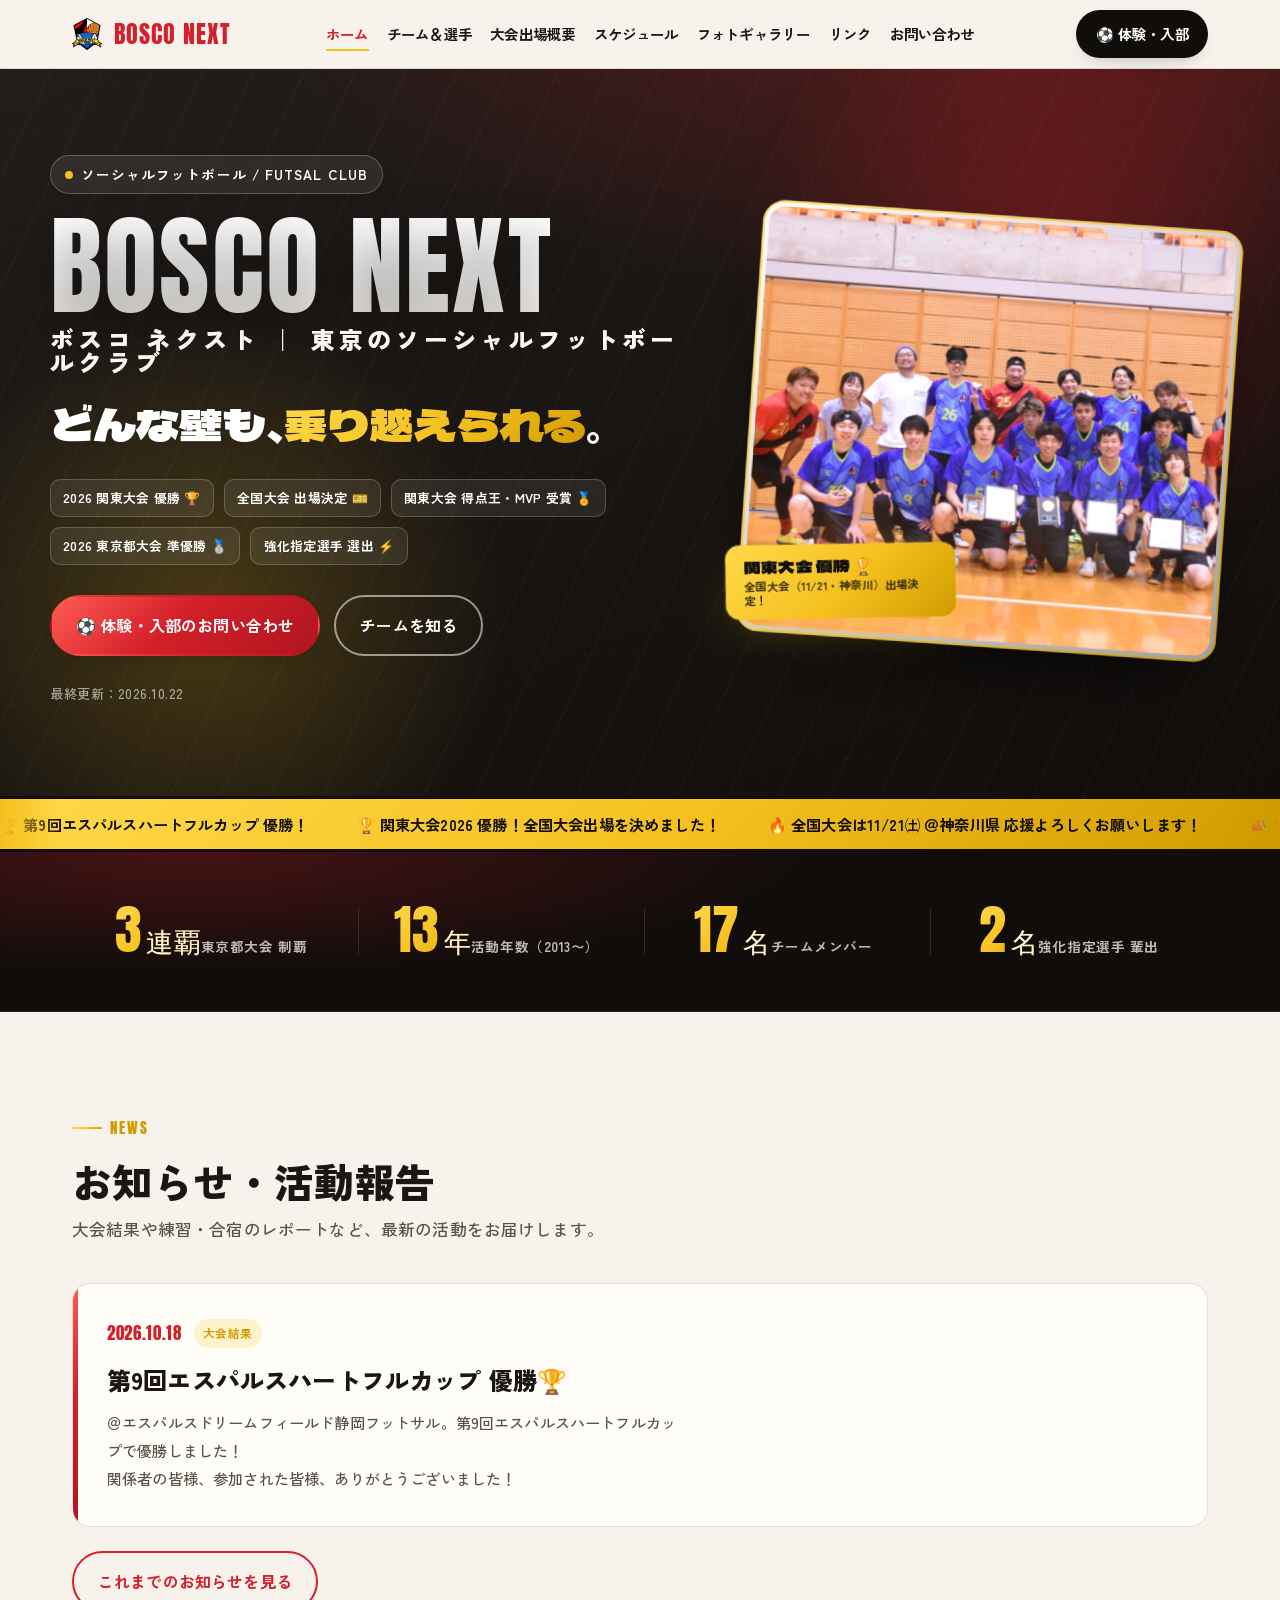
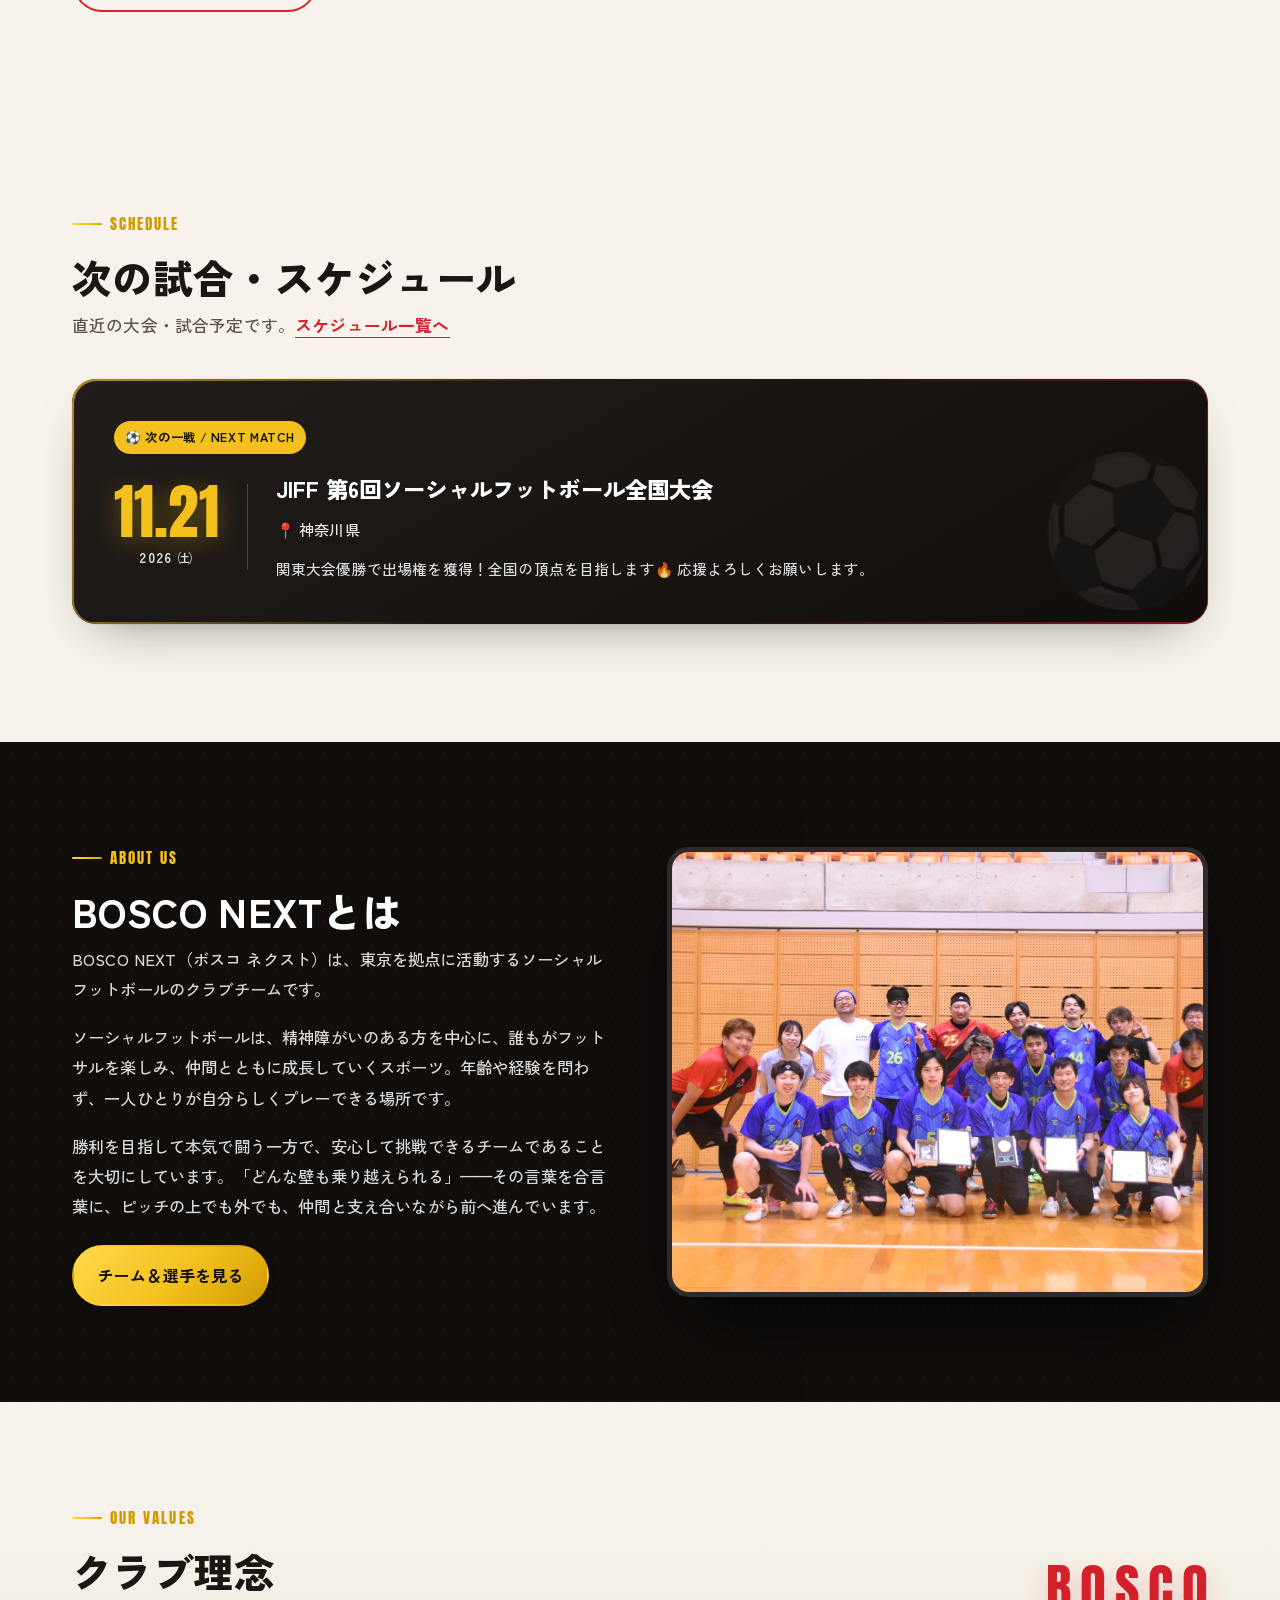
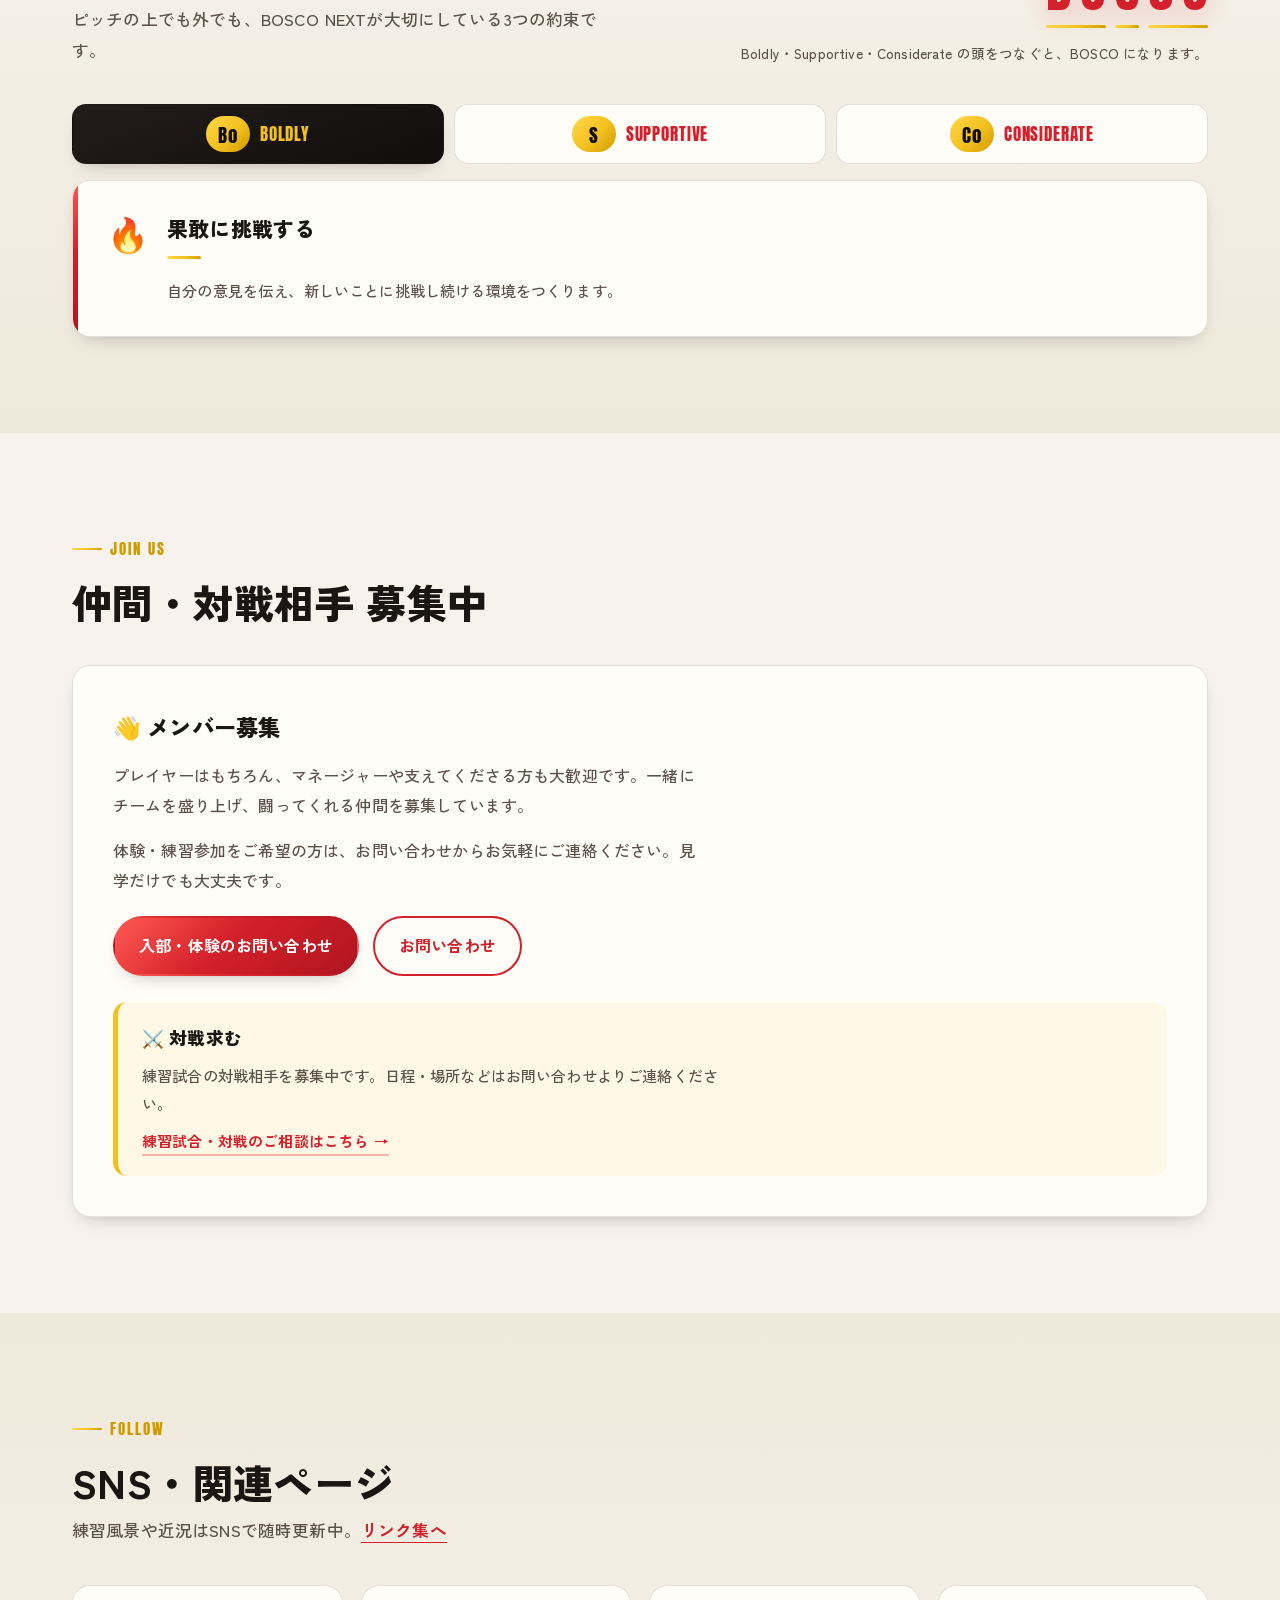
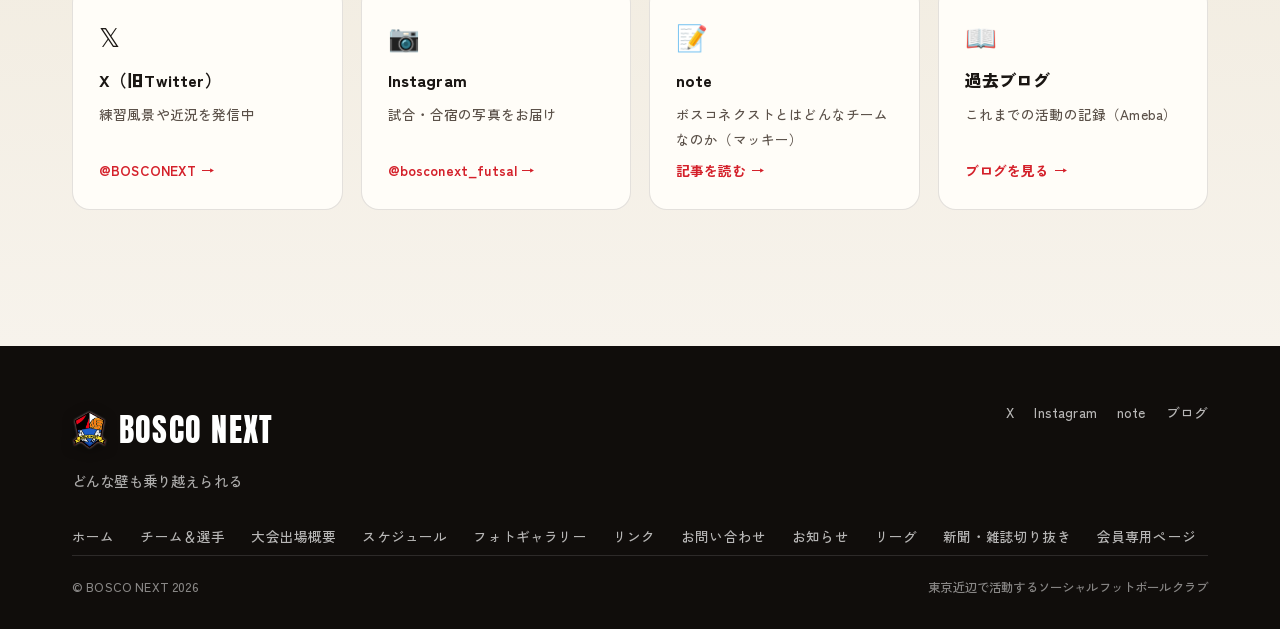
<file: index.html>
<!DOCTYPE html>
<html lang="ja">
<head>
<meta charset="UTF-8">
<meta name="viewport" content="width=device-width, initial-scale=1.0">
<title>BOSCO NEXT｜東京のソーシャルフットボールクラブ</title>
<meta name="description" content="東京近辺で活動するソーシャルフットボールのクラブチーム、BOSCO NEXT（ボスコ ネクスト）の公式ホームページ。精神障がいのある方を中心に、誰もがフットサルを楽しめるチームです。体験・入部・対戦のお問い合わせはお気軽に。">
<!-- ファビコン（タブのアイコン）。相対パスなので GitHub Pages(/bosconext/) と Netlify(/) の両方で解決します -->
<link rel="icon" href="favicon-32.png" sizes="32x32">
<link rel="icon" href="favicon-192.png" sizes="192x192">
<link rel="apple-touch-icon" href="apple-touch-icon.png">
<link rel="preconnect" href="https://fonts.googleapis.com">
<link rel="preconnect" href="https://fonts.gstatic.com" crossorigin>
<link href="https://fonts.googleapis.com/css2?family=Anton&family=Dela+Gothic+One&family=Zen+Kaku+Gothic+New:wght@400;500;700;900&display=swap" rel="stylesheet">
<link rel="stylesheet" href="style.css">
<link rel="canonical" href="https://weekendclub.github.io/bosconext/">
<meta property="og:url" content="https://weekendclub.github.io/bosconext/">
<script type="application/ld+json">{"@context":"https://schema.org","@type":"SportsTeam","name":"BOSCO NEXT","sport":"Futsal","description":"東京近辺で活動するソーシャルフットボールのクラブチーム。","url":"https://weekendclub.github.io/bosconext/"}</script>
</head>
<body>

<header id="site-header"></header>
<nav class="mobile-menu" id="mobileMenu"></nav>

<!-- ========== ヒーロー ========== -->
<section class="hero" id="top">
  <div class="hero-glow" aria-hidden="true"></div>
  <div class="hero-glow g2" aria-hidden="true"></div>
  <div class="wrap hero-inner">
    <div>
      <span class="eyebrow"><span class="dot"></span><span id="eyebrowText"></span></span>
      <h1><span id="clubName"></span><span class="ja" id="clubNameJa"></span></h1>
      <p class="tagline" id="tagline"></p>
      <div class="hero-badges" id="heroBadges"></div>
      <div class="hero-cta">
        <a class="btn btn-primary" data-link="join">⚽ 体験・入部のお問い合わせ</a>
        <a class="btn btn-ghost" href="#about">チームを知る</a>
      </div>
      <p class="hero-meta" id="updateMeta"></p>
    </div>
    <div class="hero-photo">
      <div class="frame"><img id="heroPhoto" alt="BOSCO NEXTの集合写真"></div>
      <div class="score" id="heroScore"></div>
    </div>
  </div>
</section>

<div class="ticker"><div class="ticker-track" id="ticker"></div></div>

<!-- ========== 戦績・チームデータ（数字でひと目で） ========== -->
<section class="stats-band" aria-label="チームの数字">
  <div class="stats-inner" id="statsBand">
    <div class="stat"><span class="num" data-count="3"><span class="v">0</span><span class="suf">連覇</span></span><span class="lbl">東京都大会 制覇</span></div>
    <div class="stat"><span class="num" data-count="13" data-since="2013"><span class="v">0</span><span class="suf">年</span></span><span class="lbl">活動年数（2013〜）</span></div>
    <div class="stat"><span class="num" data-count="17"><span class="v">0</span><span class="suf">名</span></span><span class="lbl">チームメンバー</span></div>
    <div class="stat"><span class="num" data-count="2"><span class="v">0</span><span class="suf">名</span></span><span class="lbl">強化指定選手 輩出</span></div>
  </div>
</section>

<!-- ========== お知らせ ========== -->
<section class="block" id="news">
  <div class="wrap">
    <div class="sec-head reveal">
      <span class="kicker">News</span>
      <h2 class="sec-title">お知らせ・活動報告</h2>
      <p class="sec-lead">大会結果や練習・合宿のレポートなど、最新の活動をお届けします。</p>
    </div>
    <div class="news-grid news-latest" id="newsList"></div>
    <div class="reveal" style="margin-top:24px"><a class="btn btn-outline" href="news.html">これまでのお知らせを見る</a></div>
  </div>
</section>

<!-- ========== 次の試合・スケジュール ========== -->
<section class="block" id="schedule-sec">
  <div class="wrap">
    <div class="sec-head reveal">
      <span class="kicker">Schedule</span>
      <h2 class="sec-title">次の試合・スケジュール</h2>
      <p class="sec-lead">直近の大会・試合予定です。<a href="schedule.html" style="color:var(--brand);font-weight:700;border-bottom:1px solid var(--brand)">スケジュール一覧へ</a></p>
    </div>
    <div class="reveal" id="nextMatch"></div>
    <div class="sched-list reveal" id="scheduleList"></div>
  </div>
</section>

<!-- ========== BOSCO NEXTとは ========== -->
<section class="block" id="about">
  <div class="wrap about-grid">
    <div class="about-body reveal">
      <span class="kicker">About Us</span>
      <h2 class="sec-title">BOSCO NEXTとは</h2>
      <div id="aboutBody"></div>
      <div style="margin-top:24px"><a class="btn btn-gold" href="team.html">チーム＆選手を見る</a></div>
    </div>
    <div class="about-photo reveal">
      <div class="frame"><img id="aboutPhoto" alt="BOSCO NEXTのチーム写真"></div>
    </div>
  </div>
</section>

<!-- ========== クラブ理念 ========== -->
<section class="block" id="values">
  <div class="wrap">
    <div class="sec-head values-head reveal">
      <div>
        <span class="kicker">Our Values</span>
        <h2 class="sec-title">クラブ理念</h2>
        <p class="sec-lead">ピッチの上でも外でも、BOSCO NEXTが大切にしている3つの約束です。</p>
      </div>
      <!-- チーム名の頭文字と理念が一致するときだけ、下のスクリプトが表示します -->
      <div class="bosco-key" id="boscoKey" style="display:none">
        <div class="bosco-mark" id="boscoMark" role="img" aria-label="BOSCO"></div>
        <p class="bosco-note" id="boscoNote"></p>
      </div>
    </div>
    <div class="values-tabwrap reveal">
      <div class="values-tabs" id="valuesTabs" role="tablist" aria-label="クラブ理念"></div>
      <div class="values-panels" id="valuesPanels"></div>
    </div>
  </div>
</section>

<!-- ========== 仲間募集 ========== -->
<section class="block" id="join">
  <div class="wrap">
    <div class="sec-head reveal">
      <span class="kicker">Join Us</span>
      <h2 class="sec-title">仲間・対戦相手 募集中</h2>
    </div>
    <div class="join-card reveal">
      <h3>👋 メンバー募集</h3>
      <div id="recruitBody"></div>
      <div class="join-btns">
        <a class="btn btn-primary" data-link="join">入部・体験のお問い合わせ</a>
        <a class="btn btn-outline" data-link="contact">お問い合わせ</a>
      </div>
      <!-- 対戦募集は同じカードの中にまとめている（上のボタンから同じ問い合わせ先へ行けます） -->
      <div class="taisen">
        <h4>⚔️ 対戦求む</h4>
        <p id="taisenBody"></p>
        <a class="taisen-link" data-link="match">練習試合・対戦のご相談はこちら →</a>
      </div>
    </div>
  </div>
</section>

<!-- ========== SNS ========== -->
<section class="block" id="links">
  <div class="wrap">
    <div class="sec-head reveal">
      <span class="kicker">Follow</span>
      <h2 class="sec-title">SNS・関連ページ</h2>
      <p class="sec-lead">練習風景や近況はSNSで随時更新中。<a href="links.html" style="color:var(--brand);font-weight:700;border-bottom:1px solid var(--brand)">リンク集へ</a></p>
    </div>
    <div class="sns-grid reveal" id="snsLinks"></div>
  </div>
</section>

<footer id="site-footer"></footer>
<button class="to-top" id="toTop" aria-label="上に戻る">↑</button>

<!-- チーム写真（差し替え方は 編集ガイド.md の「写真」を参照） -->
<script src="team-photo.js"></script>
<!-- 全ページ共通（メニュー・フッター・リンクはここで管理） -->
<script src="site.js"></script>

<script>
/* =====================================================================
   ★★★ このページ（トップ）の内容はここを編集します ★★★
   ・お知らせ → 編集画面（/admin）で追加・編集します（このファイル下の news は予備）
   ・試合予定 → schedule の { } をコピー（一番上が「次の一戦」）
   ・文章     → " " の中を書き換える
   ※ メニュー・SNS・チーム名は site.js の SITE_INFO で管理しています
   ===================================================================== */
const PAGE = {
  clubName:   "BOSCO NEXT",
  clubNameJa: "ボスコ ネクスト ｜ 東京のソーシャルフットボールクラブ",
  eyebrow:    "ソーシャルフットボール / FUTSAL CLUB",
  tagline:    'どんな壁も、{乗り越えられる}。',   /* { } で囲んだ言葉がゴールドで強調されます */
  updateDate: "2026.6.5",

  heroPhoto:  HERO_IMG,
  heroScoreMain: "準優勝 🥈",
  heroScoreSub:  "ソーシャルフットボール東京都大会 2026",
  heroBadges: [
    "2026 東京都大会 準優勝 🥈",
    "強化指定選手 選出 ⚡",
    "全国大会 予選 関東大会 出場 🔥"
  ],
  ticker: [
    "🥈 ソーシャルフットボール東京都大会2026 準優勝！",
    "🔥 次は関東大会 7/19㈰ ＠サイデン化学アリーナさいたま",
    "📣 プレイヤー・マネージャー・サポーター募集中！",
    "⚽ 練習試合の対戦相手も募集しています"
  ],

  /* お知らせ（新しいものを上に） tag: result=大会結果 / report=活動報告 / info=お知らせ */
  news: [
    {
      date: "2026.5.31", tag: "result",
      title:"ソーシャルフットボール東京都大会2026 準優勝🥈",
      body: "＠明治学院大学白金キャンパス。大会4連覇とはなりませんでしたが、最後まで全力で闘い抜きました。応援ありがとうございました！大会運営スタッフ・明治学院大学の皆様にも心より感謝申し上げます。",
      link: "", linkText: ""
    },
    {
      date: "2026.4.25–26", tag: "report",
      title:"BOSCO NEXT 長野合宿⚽",
      body: "いいづなコネクトWEST・更埴体育館などをお借りしました。とても良い環境に感謝です。1日目は強度高くトレーニング、2日目は田中大智さんにお越しいただき学び多い時間に。ユニフォームはrexvaです！",
      link: "https://www.instagram.com/p/DGDHDEYy_HX/", linkText: "rexva のInstagramを見る"
    },
    {
      date: "2026.2.21", tag: "info",
      title:"2026年度 強化指定選手に BOSCO NEXTメンバーが選出！",
      body: "2026年度ソーシャルフットボール強化指定選手セレクションに、BOSCO NEXTのメンバーが合格しました。今後の応援をよろしくお願いします😁",
      link: "https://jsfa-official.jp/posts/5Of34ngU", linkText: "JSFA 合格者発表を見る"
    }
  ],

  /* 試合・スケジュール（一番上が「次の一戦」として大きく表示） */
  schedule: [
    {
      date: "7.19", sub: "2026 ㈰",
      title:"JIFF 第6回ソーシャルフットボール全国大会 予選 関東大会",
      place:"サイデン化学アリーナさいたま（さいたま市記念総合体育館）",
      placeLink:"http://sai-kinen-spomachi.jp/",
      note: "全国大会〈神奈川県／11/21〉の出場をかけた予選です。応援よろしくお願いします🔥"
    }
  ],

  about: [
    "BOSCO NEXT（ボスコ ネクスト）は、東京を拠点に活動するソーシャルフットボールのクラブチームです。",
    "ソーシャルフットボールは、精神障がいのある方を中心に、誰もがフットサルを楽しみ、仲間とともに成長していくスポーツ。年齢や経験を問わず、一人ひとりが自分らしくプレーできる場所です。",
    "勝利を目指して本気で闘う一方で、安心して挑戦できるチームであることを大切にしています。「どんな壁も乗り越えられる」——その言葉を合言葉に、ピッチの上でも外でも、仲間と支え合いながら前へ進んでいます。"
  ],
  /* クラブ理念（編集画面の「トップの文章」→ クラブ理念 で編集できます） */
  philosophyNote: "Boldly・Supportive・Considerate の頭をつなぐと、BOSCO になります。",
  philosophy: [
    { ic:"🔥", en:"Boldly",      ja:"果敢に挑戦する", body:"自分の意見を伝え、新しいことに挑戦し続ける環境をつくります。" },
    { ic:"🤝", en:"Supportive",  ja:"互いに支え合う", body:"チームの運営や活動に主体的に協力し、一体となって取り組みます。" },
    { ic:"💛", en:"Considerate", ja:"相手を思いやる", body:"お互いの考えや気持ちを汲み取り、尊重し合います。" }
  ],

  recruit: [
    "プレイヤーはもちろん、マネージャーや支えてくださる方も大歓迎です。一緒にチームを盛り上げ、闘ってくれる仲間を募集しています。",
    "体験・練習参加をご希望の方は、お問い合わせからお気軽にご連絡ください。見学だけでも大丈夫です。"
  ],
  taisen: "練習試合の対戦相手を募集中です。日程・場所などはお問い合わせよりご連絡ください。"
};

/* ===== 表示の仕組み（基本さわらなくてOK） ===== */
const $ = function(id){return document.getElementById(id);};
const tagName = {result:"大会結果", report:"活動報告", info:"お知らせ"};

/* トップの文章・写真は home.json（CMSで編集）。無い項目は下の PAGE を使用 */
function renderHome(h){
  $("clubName").textContent = PAGE.clubName;
  $("clubNameJa").textContent = PAGE.clubNameJa;
  $("eyebrowText").textContent = h.eyebrow || PAGE.eyebrow;
  $("tagline").innerHTML = esc(h.tagline || PAGE.tagline).replace(/\{(.+?)\}/g,'<span class="hl">$1</span>');
  $("updateMeta").textContent = "最終更新：" + (h.updateDate || PAGE.updateDate);
  var photo = h.heroPhoto || PAGE.heroPhoto;
  $("heroPhoto").src = photo;
  $("aboutPhoto").src = photo;
  var sm = (h.heroScoreMain!=null && h.heroScoreMain!=="") ? h.heroScoreMain : PAGE.heroScoreMain;
  var ss = (h.heroScoreSub!=null && h.heroScoreSub!=="") ? h.heroScoreSub : PAGE.heroScoreSub;
  $("heroScore").innerHTML = esc(sm) + '<small>' + esc(ss) + '</small>';
  var badges = (h.heroBadges && h.heroBadges.length) ? h.heroBadges : PAGE.heroBadges;
  $("heroBadges").innerHTML = badges.map(function(b){return '<span>'+esc(b)+'</span>';}).join("");
  var ticker = (h.ticker && h.ticker.length) ? h.ticker : PAGE.ticker;
  var tk = ticker.map(function(t){return '<span>'+esc(t)+'</span>';}).join("");
  $("ticker").innerHTML = tk + tk;
  var about = (h.about && h.about.length) ? h.about : PAGE.about;
  $("aboutBody").innerHTML = about.map(function(p){return '<p>'+esc(p)+'</p>';}).join("");
  var recruit = (h.recruit && h.recruit.length) ? h.recruit : PAGE.recruit;
  $("recruitBody").innerHTML = recruit.map(function(p){return '<p>'+esc(p)+'</p>';}).join("");
  $("taisenBody").textContent = h.taisen || PAGE.taisen;
  renderValues((h.philosophy && h.philosophy.length) ? h.philosophy : PAGE.philosophy,
               (h.philosophyNote != null && h.philosophyNote !== "") ? h.philosophyNote : PAGE.philosophyNote);
  observeReveals();  /* あとから作ったカードもスクロールで出るようにする */
}

/* 「BOSCO」を、理念の英語の頭から順に、余さず切り分けられるか探す。
   Boldly / Supportive / Considerate なら Bo + S + Co = BOSCO に分かれます。
   長いほうから試すので、B より Bo が優先されます。
   分けられないときは null を返し、ワードマークは表示しません。 */
function splitBosco(words, word){
  function walk(wi, pos){
    if(wi === words.length) return (pos === word.length) ? [] : null;
    var w = words[wi], max = Math.min(w.length, word.length - pos);
    for(var len = max; len >= 1; len--){
      var seg = word.substr(pos, len);
      if(w.substr(0, len).toUpperCase() !== seg) continue;
      var tail = walk(wi + 1, pos + len);
      if(tail) return [seg].concat(tail);
    }
    return null;
  }
  return walk(0, 0);
}

/* クラブ理念のカードを作る */
function renderValues(list, note){
  list = list || [];
  var sec = document.getElementById("values");
  if(!list.length){ if(sec) sec.style.display = "none"; return; }
  if(sec) sec.style.display = "";

  var words = list.map(function(v){ return String(v && v.en || ""); });
  var hasAll = words.every(function(w){ return w; });
  var parts = hasAll ? splitBosco(words, "BOSCO") : null;

  var tabs = [], panels = [];
  list.forEach(function(v, i){
    /* バッジは BOSCO の担当ぶん（Bo / S / Co）。分けられないときは頭文字1字 */
    var mark = parts ? words[i].substr(0, parts[i].length) : words[i].charAt(0);
    var on = (i === 0);
    tabs.push(
      '<button type="button" role="tab" class="v-tab'+(on?' on':'')+'"'+
        ' id="vtab'+i+'" aria-controls="vpanel'+i+'"'+
        ' aria-selected="'+(on?'true':'false')+'" tabindex="'+(on?'0':'-1')+'">'+
        (mark ? '<span class="v-letter" aria-hidden="true">'+esc(mark)+'</span>' : '')+
        '<span class="v-en">'+esc(v.en||"")+'</span>'+
      '</button>');
    panels.push(
      '<div role="tabpanel" class="value-card" id="vpanel'+i+'" aria-labelledby="vtab'+i+'"'+(on?'':' hidden')+'>'+
        (v.ic ? '<span class="v-ic" aria-hidden="true">'+esc(v.ic)+'</span>' : '')+
        '<div class="v-text">'+
          '<h3 class="v-ja">'+esc(v.ja||"")+'</h3>'+
          '<p>'+esc(v.body||"").replace(/\n/g,"<br>")+'</p>'+
        '</div>'+
      '</div>');
  });
  $("valuesTabs").innerHTML   = tabs.join("");
  $("valuesPanels").innerHTML = panels.join("");
  initValueTabs();

  renderBoscoKey(parts, note);
}

/* タブの切り替え。クリックのほか、左右キーでも動きます（タブUIの作法） */
function initValueTabs(){
  var tabs   = [].slice.call(document.querySelectorAll("#valuesTabs .v-tab"));
  var panels = [].slice.call(document.querySelectorAll("#valuesPanels [role='tabpanel']"));
  if(!tabs.length) return;

  function select(i, moveFocus){
    tabs.forEach(function(t, n){
      var on = (n === i);
      t.classList.toggle("on", on);
      t.setAttribute("aria-selected", on ? "true" : "false");
      t.tabIndex = on ? 0 : -1;
      panels[n].hidden = !on;
    });
    /* 切り替わったパネルをふわっと出す */
    var cur = panels[i];
    cur.classList.remove("in");
    void cur.offsetWidth;          /* アニメをやり直させるための空読み */
    cur.classList.add("in");
    if(moveFocus) tabs[i].focus();
  }

  tabs.forEach(function(t, i){
    t.addEventListener("click", function(){ select(i); });
    t.addEventListener("keydown", function(e){
      var n = null;
      if(e.key === "ArrowRight" || e.key === "ArrowDown") n = (i + 1) % tabs.length;
      else if(e.key === "ArrowLeft" || e.key === "ArrowUp") n = (i - 1 + tabs.length) % tabs.length;
      else if(e.key === "Home") n = 0;
      else if(e.key === "End")  n = tabs.length - 1;
      if(n !== null){ e.preventDefault(); select(n, true); }
    });
  });
  select(0);
}

/* チーム名「BOSCO」を、理念3つの担当ぶんに区切って見せる。
   区切りはゴールドの下線で示します（BO / S / CO）。 */
function renderBoscoKey(parts, note){
  var key = document.getElementById("boscoKey");
  if(!key) return;
  if(!parts){ key.style.display = "none"; return; }
  document.getElementById("boscoMark").innerHTML = parts.map(function(seg){
    return '<span class="seg">'+esc(seg)+'</span>';
  }).join("");
  document.getElementById("boscoNote").textContent = note || "";
  key.style.display = "";
}
loadJSON("home.json", function(d){ renderHome(d || {}); });

function renderNewsCard(n){
  return '<article class="news-card reveal">'+
    '<div class="news-top"><span class="news-date">'+esc(n.date)+'</span>'+
    '<span class="tag '+n.tag+'">'+esc(tagName[n.tag]||n.tag)+'</span></div>'+
    '<h3>'+esc(n.title)+'</h3>'+
    '<p>'+esc(n.body).replace(/\n/g,"<br>")+'</p>'+
    (n.link?'<a class="more" href="'+esc(n.link)+'" target="_blank" rel="noopener">'+esc(n.linkText||"くわしく見る")+'</a>':'')+
    '</article>';
}
/* お知らせは news.json（CMSで編集）を読み込んで表示します。
   読み込めない場合（例：パソコンでファイルを直接ひらいたプレビュー時）は、上の PAGE.news を表示します。 */
fetch('news.json')
  .then(function(r){ if(!r.ok) throw 0; return r.json(); })
  .then(function(data){
    var items = (data && data.items && data.items.length) ? data.items : PAGE.news;
    showLatestNews(items);
  })
  .catch(function(){
    showLatestNews(PAGE.news);
  });

/* トップに出すのは最新の1件だけ。残りは news.html（お知らせ一覧）で見せます */
function showLatestNews(items){
  $("newsList").innerHTML = (items || []).slice(0, 1).map(renderNewsCard).join("");
  observeReveals();
}

function renderHomeSchedule(s){
  s = s || [];
  if(!s.length){ $("nextMatch").style.display="none"; $("scheduleList").innerHTML=""; return; }
  $("nextMatch").style.display="";
  var n = s[0];
  $("nextMatch").innerHTML =
    '<div class="next-match"><span class="nm-flag">⚽ 次の一戦 / NEXT MATCH</span>'+
    '<div class="nm-grid"><div class="nm-date"><div class="d">'+esc(n.date)+'</div><div class="m">'+esc(n.sub||"")+'</div></div>'+
    '<div class="nm-info"><h3>'+esc(n.title)+'</h3>'+
    '<div class="place">📍 '+(n.placeLink?'<a href="'+esc(n.placeLink)+'" target="_blank" rel="noopener">'+esc(n.place)+'</a>':esc(n.place))+'</div>'+
    (n.note?'<p class="note">'+esc(n.note)+'</p>':'')+'</div></div></div>';
  $("scheduleList").innerHTML = s.slice(1).map(function(e){
    return '<div class="sched-row"><div class="sd">'+esc(e.date)+' <small>'+esc(e.sub||"")+'</small></div>'+
      '<div><div class="st">'+esc(e.title)+'</div>'+(e.place?'<div class="sp">📍 '+esc(e.place)+'</div>':'')+'</div></div>';
  }).join("");
}
loadJSON("schedule.json", function(d){ renderHomeSchedule((d && d.upcoming) ? d.upcoming : PAGE.schedule); });

/* 文章（about / recruit / taisen）は renderHome() でまとめて表示しています */

$("snsLinks").innerHTML = [
  {ic:"𝕏", nm:"X（旧Twitter）", ds:"練習風景や近況を発信中", url:SITE_INFO.links.x, go:"@BOSCONEXT"},
  {ic:"📷", nm:"Instagram", ds:"試合・合宿の写真をお届け", url:SITE_INFO.links.instagram, go:"@bosconext_futsal"},
  {ic:"📝", nm:"note", ds:"ボスコネクストとはどんなチームなのか（マッキー）", url:SITE_INFO.links.note, go:"記事を読む"},
  {ic:"📖", nm:"過去ブログ", ds:"これまでの活動の記録（Ameba）", url:SITE_INFO.links.blog, go:"ブログを見る"}
].map(function(s){
  return '<a class="sns-card" href="'+esc(s.url)+'" target="_blank" rel="noopener">'+
    '<span class="ic">'+s.ic+'</span><span class="nm">'+esc(s.nm)+'</span>'+
    '<span class="ds">'+esc(s.ds)+'</span><span class="go">'+esc(s.go)+' →</span></a>';
}).join("");

observeReveals();

/* ===== 戦績バンドの数字をカウントアップ ===== */
(function(){
  var band = document.getElementById("statsBand");
  if(!band) return;
  var reduce = window.matchMedia && window.matchMedia("(prefers-reduced-motion:reduce)").matches;
  var nums = band.querySelectorAll(".num");
  /* 活動年数は今年から自動計算（2013年〜） */
  nums.forEach(function(n){
    var since = n.getAttribute("data-since");
    if(since){ n.setAttribute("data-count", String(new Date().getFullYear() - parseInt(since,10))); }
  });
  function run(n){
    var target = parseInt(n.getAttribute("data-count"),10) || 0;
    var el = n.querySelector(".v");
    if(reduce){ el.textContent = target; return; }
    var start = null, dur = 1100;
    function step(t){
      if(start===null) start = t;
      var p = Math.min((t-start)/dur, 1);
      var eased = 1 - Math.pow(1-p, 3);
      el.textContent = Math.round(target * eased);
      if(p<1) requestAnimationFrame(step);
    }
    requestAnimationFrame(step);
  }
  var io = new IntersectionObserver(function(entries){
    entries.forEach(function(e){
      if(e.isIntersecting){ run(e.target); io.unobserve(e.target); }
    });
  },{threshold:.4});
  nums.forEach(function(n){ io.observe(n); });
})();
</script>
</body>
</html>
</file>
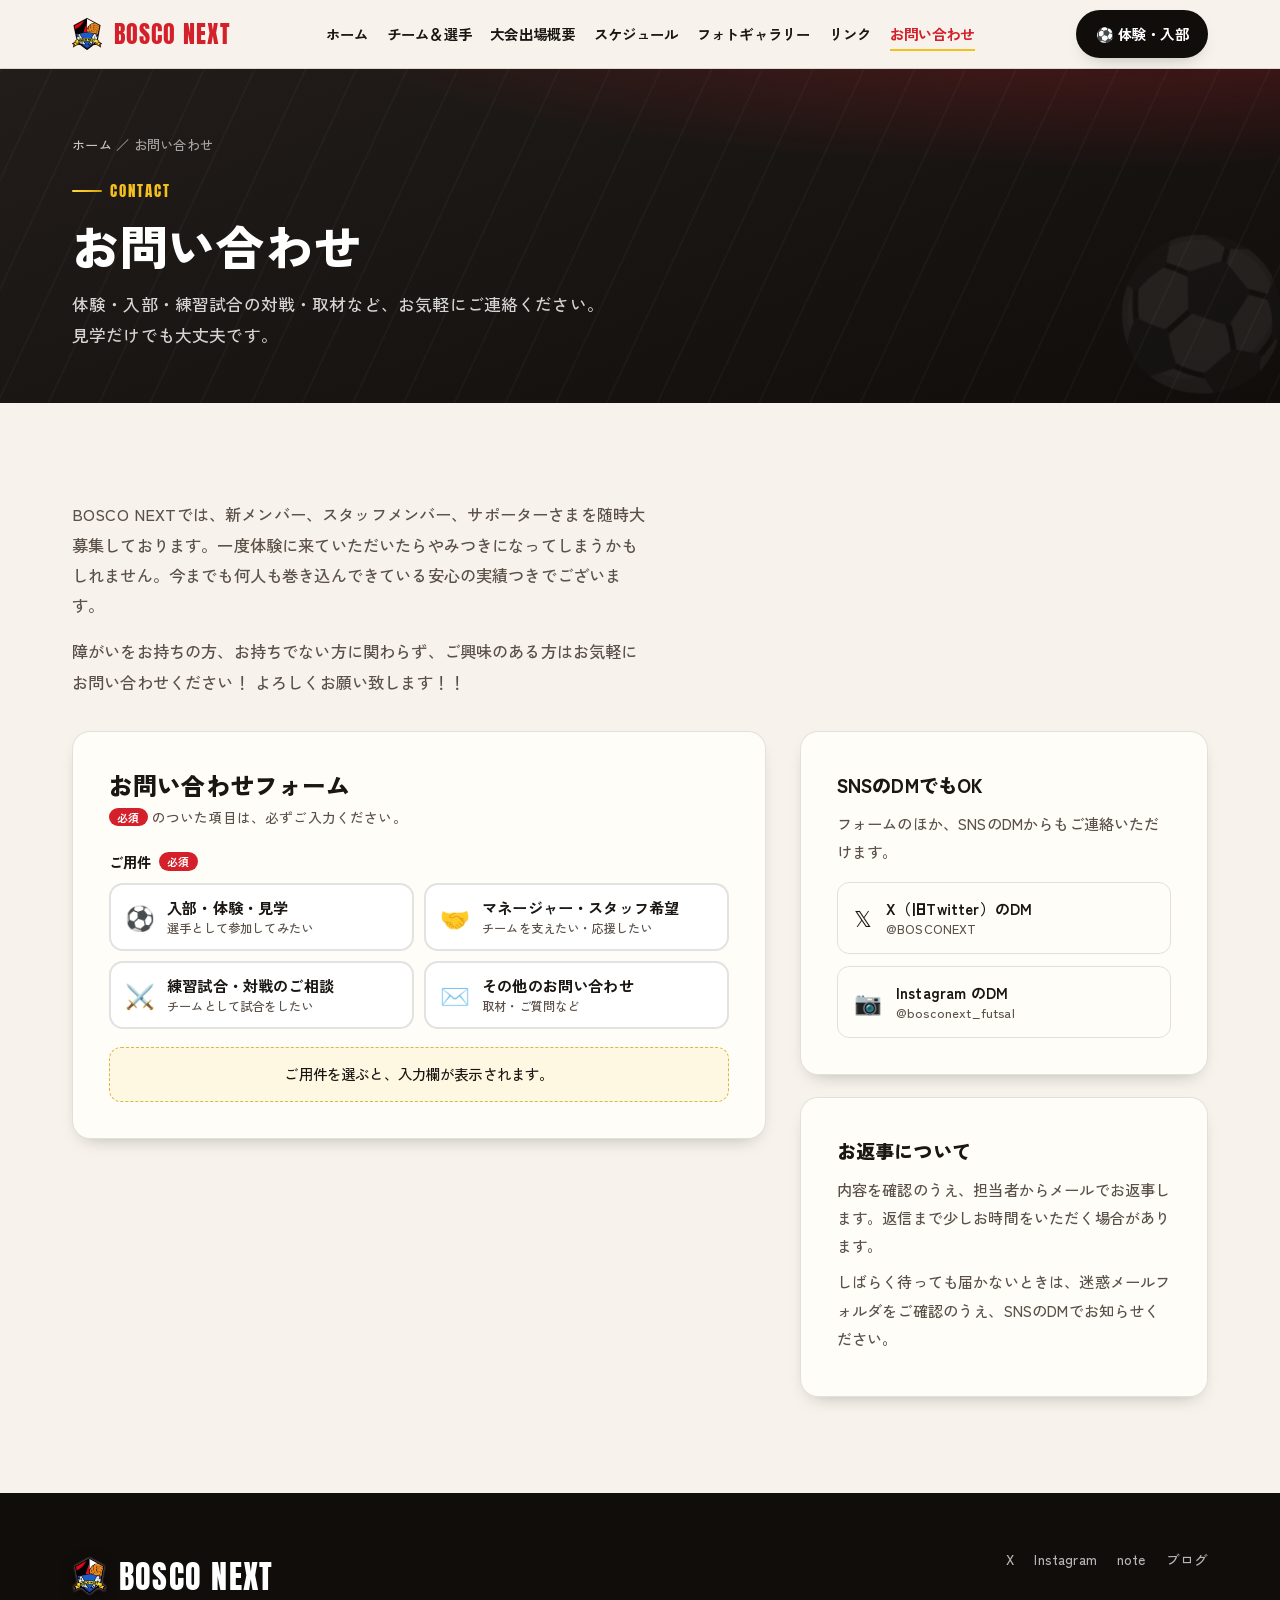
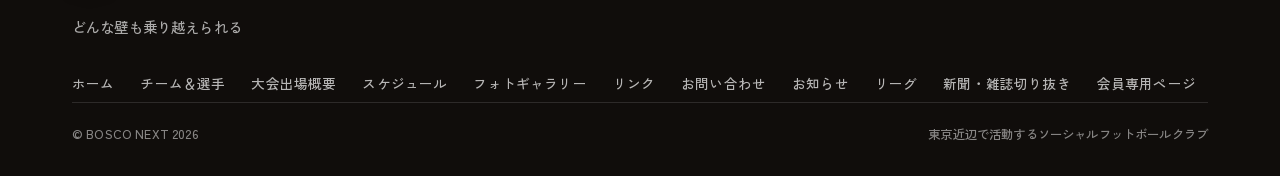
<file: contact.html>
<!DOCTYPE html>
<html lang="ja">
<head>
<meta charset="UTF-8">
<meta name="viewport" content="width=device-width, initial-scale=1.0">
<title>お問い合わせ｜BOSCO NEXT</title>
<meta name="description" content="BOSCO NEXT（ボスコ ネクスト）へのお問い合わせ。体験・入部・対戦・取材などのご連絡はこちらから。">
<!-- ファビコン（タブのアイコン）。相対パスなので GitHub Pages(/bosconext/) と Netlify(/) の両方で解決します -->
<link rel="icon" href="favicon-32.png" sizes="32x32">
<link rel="icon" href="favicon-192.png" sizes="192x192">
<link rel="apple-touch-icon" href="apple-touch-icon.png">
<link rel="preconnect" href="https://fonts.googleapis.com">
<link rel="preconnect" href="https://fonts.gstatic.com" crossorigin>
<link href="https://fonts.googleapis.com/css2?family=Anton&family=Dela+Gothic+One&family=Zen+Kaku+Gothic+New:wght@400;500;700;900&display=swap" rel="stylesheet">
<link rel="stylesheet" href="./style.css">
<link rel="canonical" href="https://weekendclub.github.io/bosconext/contact.html">
<meta property="og:url" content="https://weekendclub.github.io/bosconext/contact.html">
</head>
<body>

<header id="site-header"></header>
<nav class="mobile-menu" id="mobileMenu"></nav>

<section class="subhero">
  <div class="wrap subhero-inner">
    <div class="breadcrumb"><a href="index.html">ホーム</a> ／ お問い合わせ</div>
    <span class="kicker">Contact</span>
    <h1>お問い合わせ</h1>
    <p>体験・入部・練習試合の対戦・取材など、お気軽にご連絡ください。見学だけでも大丈夫です。</p>
  </div>
</section>

<section class="block">
  <div class="wrap">

    <div class="lead-block contact-lead reveal">
      <p>BOSCO NEXTでは、新メンバー、スタッフメンバー、サポーターさまを随時大募集しております。一度体験に来ていただいたらやみつきになってしまうかもしれません。今までも何人も巻き込んできている安心の実績つきでございます。</p>
      <p>障がいをお持ちの方、お持ちでない方に関わらず、ご興味のある方はお気軽にお問い合わせください！ よろしくお願い致します！！</p>
    </div>

    <div class="contact-grid">

      <!-- ========== お問い合わせフォーム ========== -->
      <div class="contact-card reveal">
        <h2 class="cf-title">お問い合わせフォーム</h2>
        <p class="cf-sub"><span class="req">必須</span><span class="nb">のついた項目は、</span><span class="nb">必ずご入力ください。</span></p>

        <noscript><p class="cf-alert">このフォームを使うには、ブラウザの JavaScript を有効にしてください。SNSのDMからもご連絡いただけます。</p></noscript>

        <form id="contactForm" class="cform" novalidate>
          <div class="cf-alert" id="cfAlert" role="alert" tabindex="-1" hidden></div>

          <!-- ご用件：選んだ内容によって、下の入力欄が切り替わります。
               class="nb" は「この区切りの途中では改行しない」しるしです（スマホで1文字だけ次の行に落ちるのを防ぐ） -->
          <fieldset class="cf-types">
            <legend>ご用件<span class="req">必須</span></legend>
            <div class="cf-type-grid">
              <label class="cf-type">
                <input type="radio" name="type" value="join">
                <span class="box"><span class="ic" aria-hidden="true">⚽</span><span><b>入部・体験・見学</b><small><span class="nb">選手として</span><span class="nb">参加してみたい</span></small></span></span>
              </label>
              <label class="cf-type">
                <input type="radio" name="type" value="manager">
                <span class="box"><span class="ic" aria-hidden="true">🤝</span><span><b><span class="nb">マネージャー・</span><span class="nb">スタッフ希望</span></b><small><span class="nb">チームを支えたい・</span><span class="nb">応援したい</span></small></span></span>
              </label>
              <label class="cf-type">
                <input type="radio" name="type" value="match">
                <span class="box"><span class="ic" aria-hidden="true">⚔️</span><span><b><span class="nb">練習試合・</span><span class="nb">対戦のご相談</span></b><small><span class="nb">チームとして</span><span class="nb">試合をしたい</span></small></span></span>
              </label>
              <label class="cf-type">
                <input type="radio" name="type" value="other">
                <span class="box"><span class="ic" aria-hidden="true">✉️</span><span><b><span class="nb">その他の</span><span class="nb">お問い合わせ</span></b><small>取材・ご質問など</small></span></span>
              </label>
            </div>
          </fieldset>

          <p class="cf-pick" id="cfPick">ご用件を選ぶと、入力欄が表示されます。</p>

          <div class="cf-fields" id="cfFields" hidden>

            <div class="cfield" data-field="team" data-types="match">
              <label for="cf-team">チーム名<span class="req">必須</span></label>
              <input id="cf-team" name="team" type="text" maxlength="80" autocomplete="organization" placeholder="例：FC ○○" aria-describedby="cf-team-err">
              <p class="cerr" id="cf-team-err" hidden></p>
            </div>

            <div class="cfield" data-field="name" data-types="join manager match other">
              <label for="cf-name"><span id="cf-name-lb">お名前</span><span class="req">必須</span></label>
              <input id="cf-name" name="name" type="text" maxlength="60" autocomplete="name" placeholder="例：山田 太郎" aria-describedby="cf-name-err">
              <p class="cerr" id="cf-name-err" hidden></p>
            </div>

            <div class="cfield" data-field="kana" data-types="join manager">
              <label for="cf-kana">フリガナ<span class="req">必須</span></label>
              <input id="cf-kana" name="kana" type="text" maxlength="60" placeholder="例：ヤマダ タロウ" aria-describedby="cf-kana-err">
              <p class="cerr" id="cf-kana-err" hidden></p>
            </div>

            <div class="cfield" data-field="gender" data-types="join manager">
              <label for="cf-gender">性別<span class="req">必須</span></label>
              <select id="cf-gender" name="gender" aria-describedby="cf-gender-err">
                <option value="">選んでください</option>
                <option>男性</option>
                <option>女性</option>
                <option>その他</option>
                <option>答えたくない</option>
              </select>
              <p class="cerr" id="cf-gender-err" hidden></p>
            </div>

            <div class="cfield" data-field="email" data-types="join manager match other">
              <label for="cf-email">メールアドレス<span class="req">必須</span></label>
              <input id="cf-email" name="email" type="email" maxlength="120" autocomplete="email" inputmode="email" placeholder="例：name@example.com" aria-describedby="cf-email-hint cf-email-err">
              <p class="cerr" id="cf-email-err" hidden></p>
              <p class="chint" id="cf-email-hint">お返事は「@yahoo.co.jp」のアドレスからお送りします。迷惑メール対策（ドメイン指定受信など）をされている方は、@yahoo.co.jp からのメールを受け取れるように設定をお願いします。</p>
            </div>

            <div class="cfield" data-field="email2" data-types="join manager match other">
              <label for="cf-email2">メールアドレス（もう1つ）<span class="opt">任意</span></label>
              <input id="cf-email2" name="email2" type="email" maxlength="120" inputmode="email" placeholder="例：name@docomo.ne.jp" aria-describedby="cf-email2-hint cf-email2-err">
              <p class="cerr" id="cf-email2-err" hidden></p>
              <p class="chint" id="cf-email2-hint">携帯メールとフリーメール（Gmailなど）の両方をお持ちの方は、もう一方もご記入ください。お返事が届きやすくなります。</p>
            </div>

            <div class="cfield" data-field="disability" data-types="join">
              <label for="cf-disability">障がいの有無（障がいについて）<span class="req">必須</span></label>
              <textarea id="cf-disability" name="disability" rows="2" maxlength="300" placeholder="例：あり（精神障がい・通院中）／なし" aria-describedby="cf-disability-hint cf-disability-err"></textarea>
              <p class="cerr" id="cf-disability-err" hidden></p>
              <p class="chint" id="cf-disability-hint">書ける範囲で大丈夫です。</p>
            </div>

            <div class="cfield" data-field="message" data-types="join manager match other">
              <label for="cf-message">メッセージ<span class="req">必須</span></label>
              <textarea id="cf-message" name="message" rows="6" maxlength="4000" aria-describedby="cf-message-hint cf-message-err"></textarea>
              <p class="cerr" id="cf-message-err" hidden></p>
              <p class="chint" id="cf-message-hint"></p>
            </div>

            <!-- 機械による自動送信を見分けるための欄（画面には出ません。さわらないでください） -->
            <div class="cf-hp" aria-hidden="true">
              <label for="cf-hp">この欄には何も入力しないでください</label>
              <input id="cf-hp" name="cf_hp" type="text" tabindex="-1" autocomplete="off">
            </div>

            <p class="cf-privacy">ご入力いただいた内容は、お問い合わせへのお返事と、体験・入部などのご案内のためだけに使います。</p>

            <div class="cf-submit">
              <button type="submit" class="btn btn-primary" id="cfSubmit">送信する</button>
              <p class="cnote" id="cfModeNote"></p>
            </div>
          </div>
        </form>

        <!-- 送信できなかったとき／メールアプリで送るときの案内（ふだんは出ません） -->
        <div class="cf-manual" id="cfManual" tabindex="-1" hidden>
          <h3 id="cfManualTitle"></h3>
          <p id="cfManualText"></p>
          <div class="cf-manual-actions">
            <button type="button" class="btn btn-primary" id="cfRetry">もう一度送信する</button>
            <a class="btn btn-outline" id="cfMailLink" href="#">メールアプリで送る</a>
          </div>
          <dl class="cf-manual-data">
            <dt>宛先</dt>
            <dd><span id="cfManualTo"></span><button type="button" class="cf-copy" data-copy="cfManualTo">コピー</button></dd>
            <dt>件名</dt>
            <dd><span id="cfManualSubject"></span><button type="button" class="cf-copy" data-copy="cfManualSubject">コピー</button></dd>
            <dt>本文</dt>
            <dd><textarea id="cfManualBody" rows="9" readonly aria-label="お問い合わせの内容"></textarea><button type="button" class="cf-copy" data-copy="cfManualBody">本文をコピー</button></dd>
          </dl>
        </div>
      </div>

      <!-- ========== フォーム以外の連絡方法 ========== -->
      <div class="contact-side">
        <div class="contact-card reveal">
          <h3>SNSのDMでもOK</h3>
          <p>フォームのほか、SNSのDMからもご連絡いただけます。</p>
          <div class="contact-methods">
            <a class="cmethod" data-link="x" target="_blank" rel="noopener">
              <span class="ic">𝕏</span><span><span class="l1">X（旧Twitter）のDM</span><span class="l2">@BOSCONEXT</span></span>
            </a>
            <a class="cmethod" data-link="instagram" target="_blank" rel="noopener">
              <span class="ic">📷</span><span><span class="l1">Instagram のDM</span><span class="l2">@bosconext_futsal</span></span>
            </a>
          </div>
        </div>
        <div class="contact-card reveal">
          <h3>お返事について</h3>
          <p>内容を確認のうえ、担当者からメールでお返事します。返信まで少しお時間をいただく場合があります。</p>
          <p>しばらく待っても届かないときは、迷惑メールフォルダをご確認のうえ、SNSのDMでお知らせください。</p>
        </div>
      </div>

    </div>
  </div>
</section>

<footer id="site-footer"></footer>
<button class="to-top" id="toTop" aria-label="上に戻る">↑</button>

<!-- 全ページ共通（メニュー・フッター・リンクはここで管理） -->
<script src="./site.js"></script>
<script>
/* =====================================================================
   ★★★ お問い合わせフォームの設定 ★★★
   ・入力欄の見出しや例文        → 上の HTML をそのまま書き換える
   ・ご用件ごとの案内文・宛先    → この下の CONTACT を書き換える
   ・項目を増やす／必須を変える  → 上の HTML と、この下の「表示の仕組み」、
                                    backend/contact-form.gs の3か所をそろえる
   ===================================================================== */
const CONTACT = {
  /* 送信の受け口（Google Apps Script の「ウェブアプリ」のURL）。
     ここが空（""）のあいだは、送信ボタンを押すと「メールアプリを開く方式」で動きます。
     受け口の作り方は README.md の「お問い合わせフォームの仕組み」を見てください。 */
  endpoint: "",

  /* メールアプリで送る場合の宛先（受け口が未設定のとき・送信に失敗したときに使います）。
     「@ より前」だけを書きます。アドレスを1つの文字列で書かないのは、
     迷惑メール業者の自動収集を避けるためです */
  mailDomain: "yahoo.co.jp",
  mailTo: {
    join:    "bosco_next_futsal-management",
    manager: "bosco_next_futsal-management",
    match:   "bosco_next_futsal-matchmake",
    other:   "bosco_futsal"
  },

  /* ご用件ごとの表示。label＝メールの件名・本文に入る名前、hint＝メッセージ欄の下の案内、example＝メッセージ欄の例文 */
  types: {
    join: {
      label: "入部・体験・見学",
      hint: "フットサルやサッカーの経験、体験に来られそうな日、聞いてみたいことなどをお書きください。",
      example: "例）フットサルは未経験ですが、体験に参加してみたいです。土曜日なら参加できます。"
    },
    manager: {
      label: "マネージャー・スタッフ希望",
      hint: "どのような形で関わりたいか、参加できそうな頻度などをお書きください。",
      example: "例）マネージャーとしてチームを支えたいです。月に2回ほど参加できます。"
    },
    match: {
      label: "練習試合・対戦のご相談",
      nameLabel: "ご担当者のお名前",
      hint: "希望の日程・場所、チームのご紹介（人数やカテゴリなど）をお書きください。",
      example: "例）12月の土曜日に、練習試合をお願いできないでしょうか。会場はこちらで確保できます。"
    },
    other: {
      label: "その他のお問い合わせ",
      hint: "取材・掲載のご相談なども、こちらからどうぞ。",
      example: "ご用件をお書きください。"
    }
  }
};

/* ===== 表示の仕組み（基本さわらなくてOK） ===== */
(function(){
  var form = document.getElementById("contactForm");
  if(!form) return;
  var byId = function(id){ return document.getElementById(id); };
  var fieldsBox = byId("cfFields"), pickNote = byId("cfPick"), alertBox = byId("cfAlert");
  var submitBtn = byId("cfSubmit"), manual = byId("cfManual");
  var wraps = [].slice.call(form.querySelectorAll(".cfield[data-field]"));
  var useEndpoint = !!CONTACT.endpoint;
  var loadedAt = Date.now();
  var sending = false, triedSubmit = false, lastData = null;
  /* ページを開いてからの経過時間（ミリ秒）。端末の時計を変えても狂わない測り方を優先する */
  function elapsed(){
    return (window.performance && performance.now) ? Math.round(performance.now()) : Date.now() - loadedAt;
  }

  /* メールや画面に出す項目名（並び順もこの順） */
  var ORDER = ["team","name","kana","gender","email","email2","disability","message"];
  var LABEL = { team:"チーム名", name:"お名前", kana:"フリガナ", gender:"性別", email:"メールアドレス",
                email2:"メールアドレス（もう1つ）", disability:"障がいの有無（障がいについて）", message:"メッセージ" };
  var OPTIONAL = { email2:true };
  var EMAIL_RE = /^[^\s@]+@[^\s@]+\.[^\s@]{2,}$/;
  var KANA_RE  = /^[ァ-ヶー・ｦ-ﾟ\s]+$/;

  function ctrl(name){ return form.elements[name]; }
  function currentType(){ var r = form.querySelector('input[name="type"]:checked'); return r ? r.value : ""; }
  function labelOf(f, type){ return (f === "name" && (CONTACT.types[type] || {}).nameLabel) || LABEL[f]; }
  function shown(f){ var c = ctrl(f); return !!c && !c.disabled; }

  /* ---- 入力の整え方 ---- */
  function toHalf(s){ return s.replace(/[！-～]/g, function(c){ return String.fromCharCode(c.charCodeAt(0) - 0xFEE0); }); }
  function hiraToKata(s){ return s.replace(/[ぁ-ゖ]/g, function(c){ return String.fromCharCode(c.charCodeAt(0) + 0x60); }); }
  function normalize(f, v){
    v = String(v == null ? "" : v).replace(/\r\n?/g, "\n");
    if(f === "email" || f === "email2") return toHalf(v).replace(/\s+/g, "");   /* 全角の＠や英数字を半角に */
    if(f === "kana") v = hiraToKata(v);                                          /* ひらがなはカタカナに */
    if(f !== "message" && f !== "disability") v = v.replace(/\s+/g, " ");
    return v.replace(/^\s+|\s+$/g, "");
  }
  function valueOf(f){ return normalize(f, ctrl(f).value); }

  /* ---- 入力チェック。問題なければ空文字、あればメッセージを返す ---- */
  function check(f){
    var v = valueOf(f), type = currentType();
    if(!v){
      if(OPTIONAL[f]) return "";
      return f === "gender" ? "性別をお選びください。" : labelOf(f, type) + "をご入力ください。";
    }
    if((f === "email" || f === "email2") && !EMAIL_RE.test(v)) return "メールアドレスの形をご確認ください（例：name@example.com）。";
    if(f === "kana" && !KANA_RE.test(v)) return "カタカナでご入力ください（例：ヤマダ タロウ）。";
    return "";
  }
  function setError(f, msg){
    var wrap = form.querySelector('.cfield[data-field="' + f + '"]'), err = byId("cf-" + f + "-err"), c = ctrl(f);
    if(!wrap || !err) return;
    err.textContent = msg || ""; err.hidden = !msg;
    wrap.classList.toggle("has-error", !!msg);
    if(msg) c.setAttribute("aria-invalid", "true"); else c.removeAttribute("aria-invalid");
  }
  function validate(f){ var msg = check(f); setError(f, msg); return !msg; }
  function showAlert(msg){ alertBox.textContent = msg || ""; alertBox.hidden = !msg; }
  /* 案内にカーソルを移し、見出しが上のメニューに隠れない位置までスクロールする */
  function reveal(el){
    try{ el.focus({ preventScroll: true }); }catch(e){ el.focus(); }
    var calm = window.matchMedia && window.matchMedia("(prefers-reduced-motion: reduce)").matches;
    el.scrollIntoView({ behavior: calm ? "auto" : "smooth", block: "start" });
  }

  /* ---- ご用件に合わせて入力欄を切り替える ---- */
  function applyType(){
    var type = currentType(), has = !!type;
    fieldsBox.hidden = !has; pickNote.hidden = has;
    wraps.forEach(function(w){
      var f = w.getAttribute("data-field");
      var on = has && w.getAttribute("data-types").split(" ").indexOf(type) >= 0;
      w.hidden = !on;
      ctrl(f).disabled = !on;            /* 出していない欄は送信もチェックもしない */
      if(!on) setError(f, "");
    });
    if(!has) return;
    var t = CONTACT.types[type];
    byId("cf-name-lb").textContent = t.nameLabel || LABEL.name;
    ctrl("message").placeholder = t.example;
    byId("cf-message-hint").textContent = t.hint;
    if(triedSubmit) ORDER.forEach(function(f){ if(shown(f)) validate(f); });
    try{ history.replaceState(null, "", location.pathname + "?type=" + type); }catch(e){}
  }

  /* ---- 送る内容をまとめる ---- */
  function collect(){
    var d = { type: currentType() };
    ORDER.forEach(function(f){ if(shown(f)) d[f] = valueOf(f); });
    if(d.email2 && d.email2 === d.email) d.email2 = "";
    return d;
  }
  function subjectOf(d){
    var who = (d.type === "match" && d.team) ? d.team + "（" + d.name + " さん）" : d.name + " さん";
    return "【BOSCO NEXT】" + CONTACT.types[d.type].label + "：" + who;
  }
  function bodyOf(d){
    var L = ["■ ご用件", CONTACT.types[d.type].label, ""];
    ORDER.forEach(function(f){
      if(f === "kana" || !d[f]) return;
      L.push("■ " + labelOf(f, d.type));
      L.push(f === "name" && d.kana ? d.name + "（" + d.kana + "）" : d[f]);
      L.push("");
    });
    return L.join("\n").replace(/\s+$/, "");
  }
  function addressOf(d){ return CONTACT.mailTo[d.type] + "@" + CONTACT.mailDomain; }
  function mailtoOf(d){
    return "mailto:" + addressOf(d) + "?subject=" + encodeURIComponent(subjectOf(d)) + "&body=" + encodeURIComponent(bodyOf(d));
  }

  /* ---- 送信できなかったとき／メールアプリで送るときの案内 ---- */
  function showManual(d, failed, code){
    lastData = d;
    var limit = failed && code === "limit";   /* 受け口が「本日の受付上限」と答えたとき。押し直しても送れないので、別の方法を案内する */
    byId("cfManualTitle").textContent = failed ? "送信できませんでした" : "メールアプリを開きます";
    byId("cfManualText").textContent = limit
      ? "ただいま、フォームからの受け付けを一時的に止めています。入力した内容は消えていません。お手数ですが、メールアプリまたはSNSのDMでご連絡ください。"
      : failed
      ? "通信の状態などにより、送信できませんでした。入力した内容は消えていません。お手数ですが、もう一度お試しいただくか、メールアプリ・SNSのDMでご連絡ください。"
      : "入力した内容が入ったメールが開きますので、そのまま送信してください。メールアプリが開かない場合は、下の内容をコピーして、宛先のアドレスへメールでお送りください。";
    byId("cfRetry").hidden = !failed || limit;
    byId("cfMailLink").textContent = failed ? "メールアプリで送る" : "メールアプリを開く";
    byId("cfMailLink").href = mailtoOf(d);
    byId("cfManualTo").textContent = addressOf(d);
    byId("cfManualSubject").textContent = subjectOf(d);
    byId("cfManualBody").value = bodyOf(d);
    manual.hidden = false;
    reveal(manual);
  }

  function setSending(on){
    sending = on;
    submitBtn.disabled = on;
    submitBtn.textContent = on ? "送信中…" : (useEndpoint ? "送信する" : "メールを作成する");
    if(on) submitBtn.setAttribute("aria-busy", "true"); else submitBtn.removeAttribute("aria-busy");
  }

  /* ---- 受け口へ送る ---- */
  function send(d){
    setSending(true); showAlert(""); manual.hidden = true;
    var data = {}; Object.keys(d).forEach(function(k){ data[k] = d[k]; });
    data.cf_hp = ctrl("cf_hp").value;
    /* ページを開いて数秒以内の送信は機械とみなされるので、人の操作では起きないよう少し待つ */
    var wait = Math.max(0, 3500 - elapsed());
    setTimeout(function(){
      data.t = String(elapsed());
      var abort = ("AbortController" in window) ? new AbortController() : null;
      var timer = setTimeout(function(){ if(abort) abort.abort(); }, 25000);
      fetch(CONTACT.endpoint, { method:"POST", body:new URLSearchParams(data), signal: abort ? abort.signal : undefined })
        .then(function(r){ if(!r.ok) throw new Error("HTTP " + r.status); return r.json(); })
        .then(function(res){
          clearTimeout(timer);
          /* 完了ページへ。replace を使うのは、「戻る」でこのフォームに戻って同じ内容をもう一度送ってしまうのを防ぐため */
          if(res && res.ok){ location.replace("thanks.html"); return; }
          setSending(false);
          if(res && res.error === "invalid" && res.fields && res.fields.length){
            /* 受け口側のチェックで見つかった不備を、該当の欄に表示する */
            var first = null;
            res.fields.forEach(function(f){
              if(!shown(f)) return;
              setError(f, check(f) || labelOf(f, d.type) + "をご確認ください。");
              first = first || ctrl(f);
            });
            if(first){ showAlert("入力内容をご確認ください。"); first.focus(); return; }
          }
          showManual(d, true, res && res.error);
        })
        .catch(function(){ clearTimeout(timer); setSending(false); showManual(d, true); });
    }, wait);
  }

  /* ---- 画面の操作 ---- */
  [].forEach.call(form.querySelectorAll('input[name="type"]'), function(r){ r.addEventListener("change", applyType); });

  ORDER.forEach(function(f){
    var c = ctrl(f);
    c.addEventListener("blur", function(){
      if(c.disabled) return;
      var v = normalize(f, c.value);
      if(f !== "message" && f !== "disability" && c.value !== v) c.value = v;   /* 整えた形を欄に戻す */
      if(c.value || triedSubmit) validate(f);
    });
    c.addEventListener("input", function(){ if(c.getAttribute("aria-invalid") && !check(f)) setError(f, ""); });
    if(c.tagName === "SELECT") c.addEventListener("change", function(){ validate(f); });
  });

  form.addEventListener("submit", function(ev){
    ev.preventDefault();
    if(sending) return;
    triedSubmit = true;
    var bad = ORDER.filter(function(f){ return shown(f) && !validate(f); });
    if(!currentType() || bad.length){
      showAlert(bad.length ? "入力内容に不備が " + bad.length + " 件あります。赤く表示された項目をご確認ください。" : "ご用件をお選びください。");
      if(bad.length) ctrl(bad[0]).focus(); else reveal(alertBox);
      return;
    }
    showAlert("");
    var d = collect();
    if(useEndpoint){ send(d); }
    else { showManual(d, false); location.href = mailtoOf(d); }
  });

  byId("cfRetry").addEventListener("click", function(){ if(lastData && !sending) send(lastData); });

  [].forEach.call(manual.querySelectorAll(".cf-copy"), function(btn){
    var original = btn.textContent;
    btn.addEventListener("click", function(){
      var src = byId(btn.getAttribute("data-copy")), text = ("value" in src) ? src.value : src.textContent;
      var done = function(){ btn.textContent = "コピーしました"; setTimeout(function(){ btn.textContent = original; }, 1800); };
      var legacy = function(){
        var ta = document.createElement("textarea"); ta.value = text; ta.setAttribute("readonly", "");
        ta.style.position = "fixed"; ta.style.opacity = "0"; document.body.appendChild(ta); ta.select();
        try{ document.execCommand("copy"); done(); }catch(e){}
        document.body.removeChild(ta);
      };
      if(navigator.clipboard && navigator.clipboard.writeText) navigator.clipboard.writeText(text).then(done, legacy); else legacy();
    });
  });

  /* このページの中で「体験・入部」などのボタンを押したときは、読み込み直さずに（入力を消さずに）ご用件だけ切り替える */
  document.addEventListener("click", function(ev){
    var a = ev.target.closest ? ev.target.closest('a[href^="contact.html?type="]') : null;
    if(!a || ev.defaultPrevented || ev.button || ev.metaKey || ev.ctrlKey || ev.shiftKey || ev.altKey || a.target === "_blank") return;
    var t = (a.getAttribute("href").match(/[?&]type=([a-z]+)/) || [])[1];
    var radio = t && form.querySelector('input[name="type"][value="' + t + '"]');
    if(!radio) return;
    ev.preventDefault();
    if(!radio.checked){ radio.checked = true; applyType(); }
    var calm = window.matchMedia && window.matchMedia("(prefers-reduced-motion: reduce)").matches;
    (form.closest(".contact-card") || form).scrollIntoView({ behavior: calm ? "auto" : "smooth", block: "start" });
    try{ radio.focus({ preventScroll: true }); }catch(e){}
  });

  /* ---- はじめの状態 ---- */
  submitBtn.textContent = useEndpoint ? "送信する" : "メールを作成する";
  byId("cfModeNote").textContent = useEndpoint
    ? "「送信する」を押すと、内容がチームの担当者に届きます。"
    : "「メールを作成する」を押すと、お使いのメールアプリが開き、入力した内容が本文に入ります。そのまま送信してください。";
  /* ほかのページのボタンから来たとき（contact.html?type=join など）は、そのご用件を選んだ状態で開く */
  var want = (location.search.match(/[?&]type=([a-z]+)/) || [])[1];
  if(want && CONTACT.types[want]){
    var radio = form.querySelector('input[name="type"][value="' + want + '"]');
    if(radio) radio.checked = true;
  }
  applyType();

  /* 「戻る」や再読み込みでこのページに戻ってきたとき、ブラウザが入力内容（選んだご用件など）を
     復元することがあるので、入力欄の出し分けをそれに合わせ直す */
  window.addEventListener("pageshow", function(ev){
    if(ev.persisted) setSending(false);
    applyType();
  });
})();
</script>
</body>
</html>
</file>
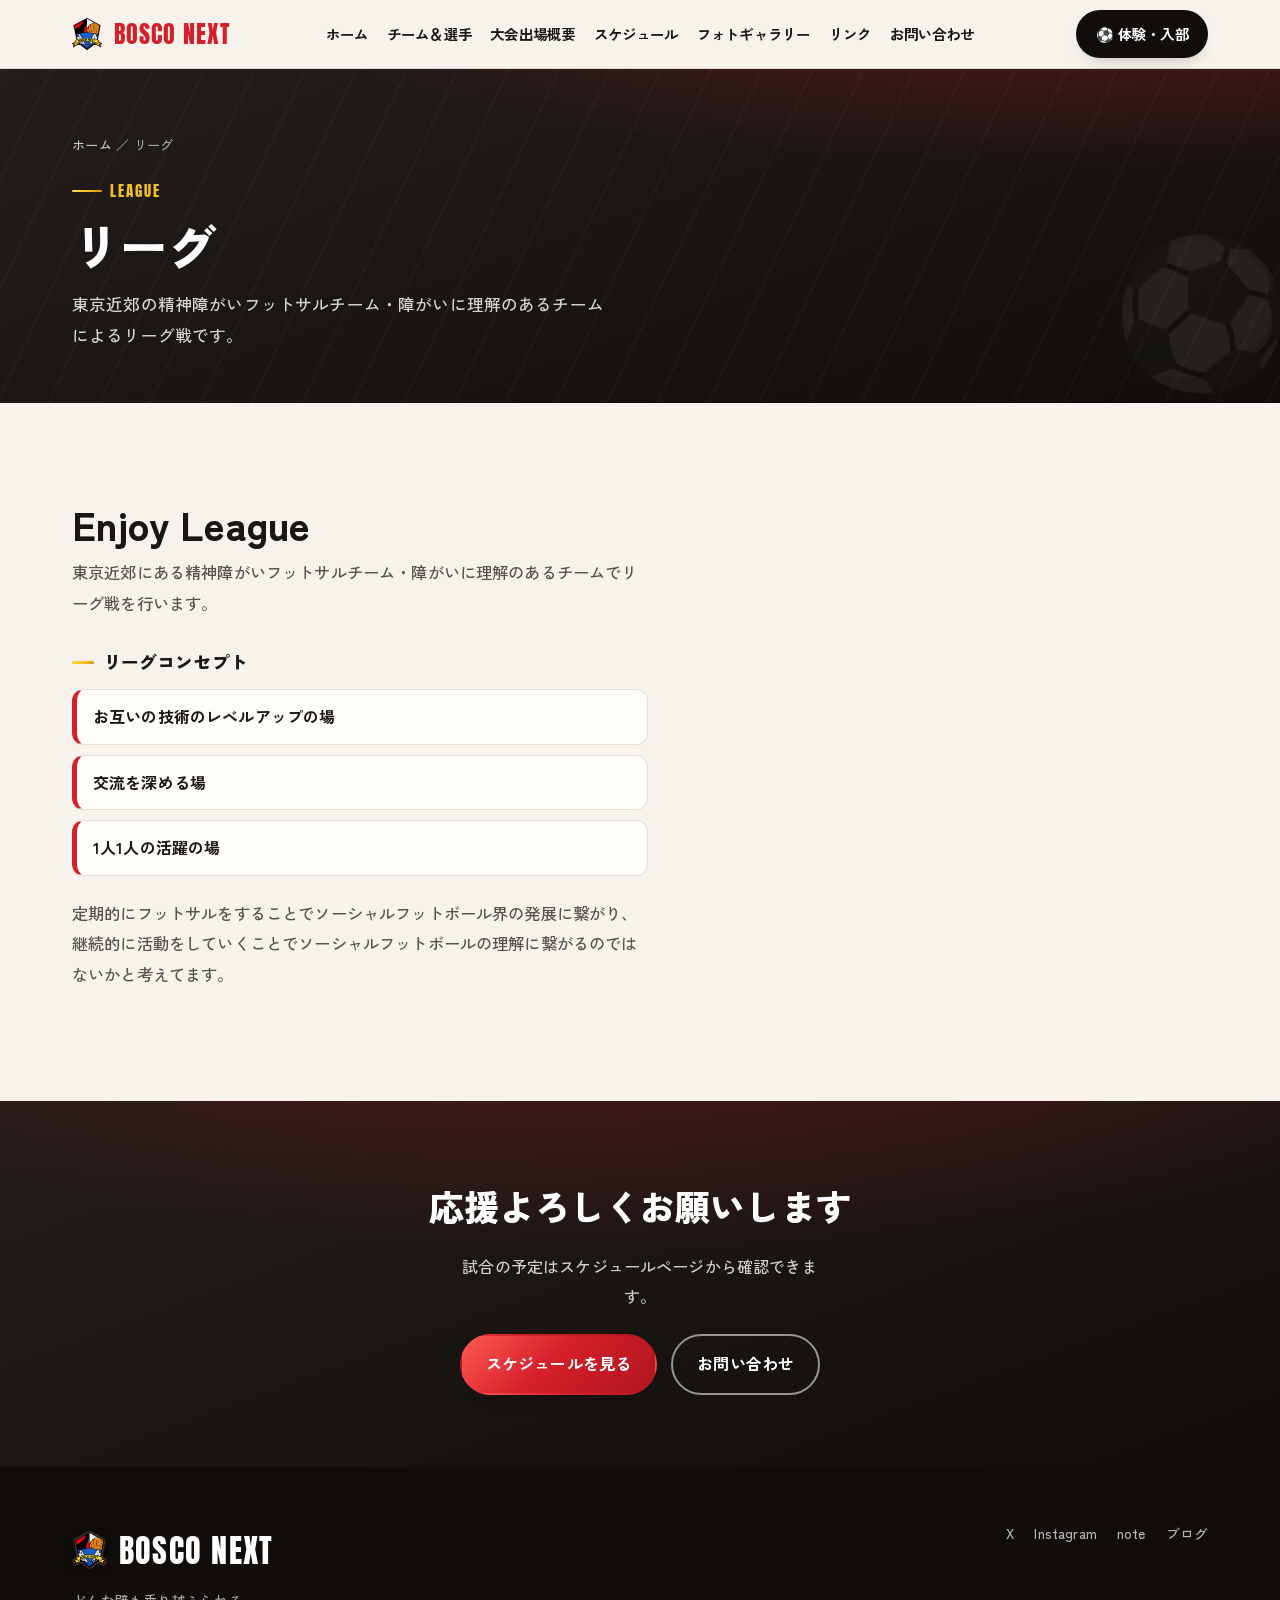
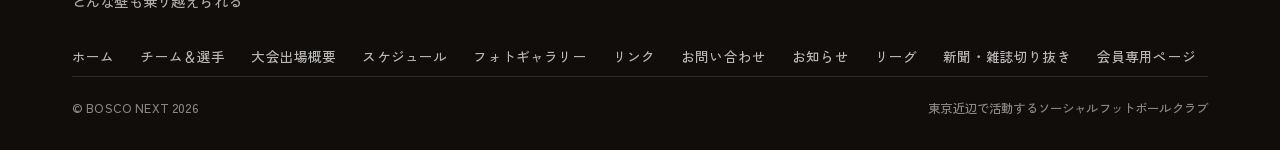
<file: league.html>
<!DOCTYPE html>
<html lang="ja">
<head>
<meta charset="UTF-8">
<meta name="viewport" content="width=device-width, initial-scale=1.0">
<title>リーグ｜BOSCO NEXT</title>
<meta name="description" content="BOSCO NEXT（ボスコ ネクスト）が参加するリーグの順位表。">
<!-- ファビコン（タブのアイコン）。相対パスなので GitHub Pages(/bosconext/) と Netlify(/) の両方で解決します -->
<link rel="icon" href="favicon-32.png" sizes="32x32">
<link rel="icon" href="favicon-192.png" sizes="192x192">
<link rel="apple-touch-icon" href="apple-touch-icon.png">
<link rel="preconnect" href="https://fonts.googleapis.com">
<link rel="preconnect" href="https://fonts.gstatic.com" crossorigin>
<link href="https://fonts.googleapis.com/css2?family=Anton&family=Dela+Gothic+One&family=Zen+Kaku+Gothic+New:wght@400;500;700;900&display=swap" rel="stylesheet">
<link rel="stylesheet" href="style.css">
<link rel="canonical" href="https://weekendclub.github.io/bosconext/league.html">
<meta property="og:url" content="https://weekendclub.github.io/bosconext/league.html">
</head>
<body>

<header id="site-header"></header>
<nav class="mobile-menu" id="mobileMenu"></nav>

<section class="subhero">
  <div class="wrap subhero-inner">
    <div class="breadcrumb"><a href="index.html">ホーム</a> ／ リーグ</div>
    <span class="kicker">League</span>
    <h1>リーグ</h1>
    <p>東京近郊の精神障がいフットサルチーム・障がいに理解のあるチームによるリーグ戦です。</p>
  </div>
</section>

<section class="block">
  <div class="wrap">
    <div class="lead-block reveal" id="lead"></div>
  </div>
</section>

<!-- 順位表：PAGE.standings に結果が入ったときだけ表示します -->
<section class="block" style="padding-top:0" id="standingsSec" hidden>
  <div class="wrap">
    <div class="sec-head reveal">
      <span class="kicker">Standings</span>
      <h2 class="sec-title" id="leagueName">順位表</h2>
      <p class="sec-lead" id="leagueNote"></p>
    </div>
    <div class="table-wrap reveal">
      <table class="ltable">
        <thead>
          <tr><th>順位</th><th>チーム</th><th>試合</th><th>勝</th><th>分</th><th>敗</th><th>勝点</th></tr>
        </thead>
        <tbody id="standings"></tbody>
      </table>
    </div>
  </div>
</section>

<section class="cta-band">
  <div class="wrap">
    <h2>応援よろしくお願いします</h2>
    <p>試合の予定はスケジュールページから確認できます。</p>
    <div class="hero-cta">
      <a class="btn btn-primary" href="schedule.html">スケジュールを見る</a>
      <a class="btn btn-ghost" data-link="contact">お問い合わせ</a>
    </div>
  </div>
</section>

<footer id="site-footer"></footer>
<button class="to-top" id="toTop" aria-label="上に戻る">↑</button>

<script src="site.js"></script>
<script>
/* =====================================================================
   ★★★ このページの内容はここを編集します ★★★
   ・順位表を更新 → standings の数字や順番を書き換える
   ・自チームの行は mine:true にすると色がつきます
   ===================================================================== */
const PAGE = {
  leagueName: "Enjoy League 順位表",
  leagueNote: "",

  /* rank=順位, team=チーム名, p=試合数, w=勝, d=分, l=敗, pts=勝点 */
  /* 結果が出たら追加してください。空のあいだは順位表そのものを表示しません。
     例）{rank:1, team:"BOSCO NEXT", p:5, w:4, d:0, l:1, pts:12, mine:true} */
  standings: []
};

/* ===== 表示の仕組み ===== */
document.getElementById("leagueName").textContent = PAGE.leagueName;
document.getElementById("leagueNote").textContent = PAGE.leagueNote;
document.getElementById("lead").innerHTML =
  '<h2 class="sec-title" style="margin-top:0">Enjoy League</h2>'+
  '<p>東京近郊にある精神障がいフットサルチーム・障がいに理解のあるチームでリーグ戦を行います。</p>'+
  '<h3 class="lb-h">リーグコンセプト</h3>'+
  '<ul class="lb-list"><li>お互いの技術のレベルアップの場</li><li>交流を深める場</li><li>1人1人の活躍の場</li></ul>'+
  '<p>定期的にフットサルをすることでソーシャルフットボール界の発展に繋がり、継続的に活動をしていくことでソーシャルフットボールの理解に繋がるのではないかと考えてます。</p>';

document.getElementById("standingsSec").hidden = !PAGE.standings.length;
document.getElementById("standings").innerHTML = PAGE.standings.map(function(t){
  return '<tr'+(t.mine?' class="mine"':'')+'>'+
    '<td class="rank">'+esc(String(t.rank))+'</td>'+
    '<td>'+esc(t.team)+'</td>'+
    '<td>'+esc(String(t.p))+'</td><td>'+esc(String(t.w))+'</td>'+
    '<td>'+esc(String(t.d))+'</td><td>'+esc(String(t.l))+'</td>'+
    '<td><strong>'+esc(String(t.pts))+'</strong></td></tr>';
}).join("");

observeReveals();
</script>
</body>
</html>
</file>
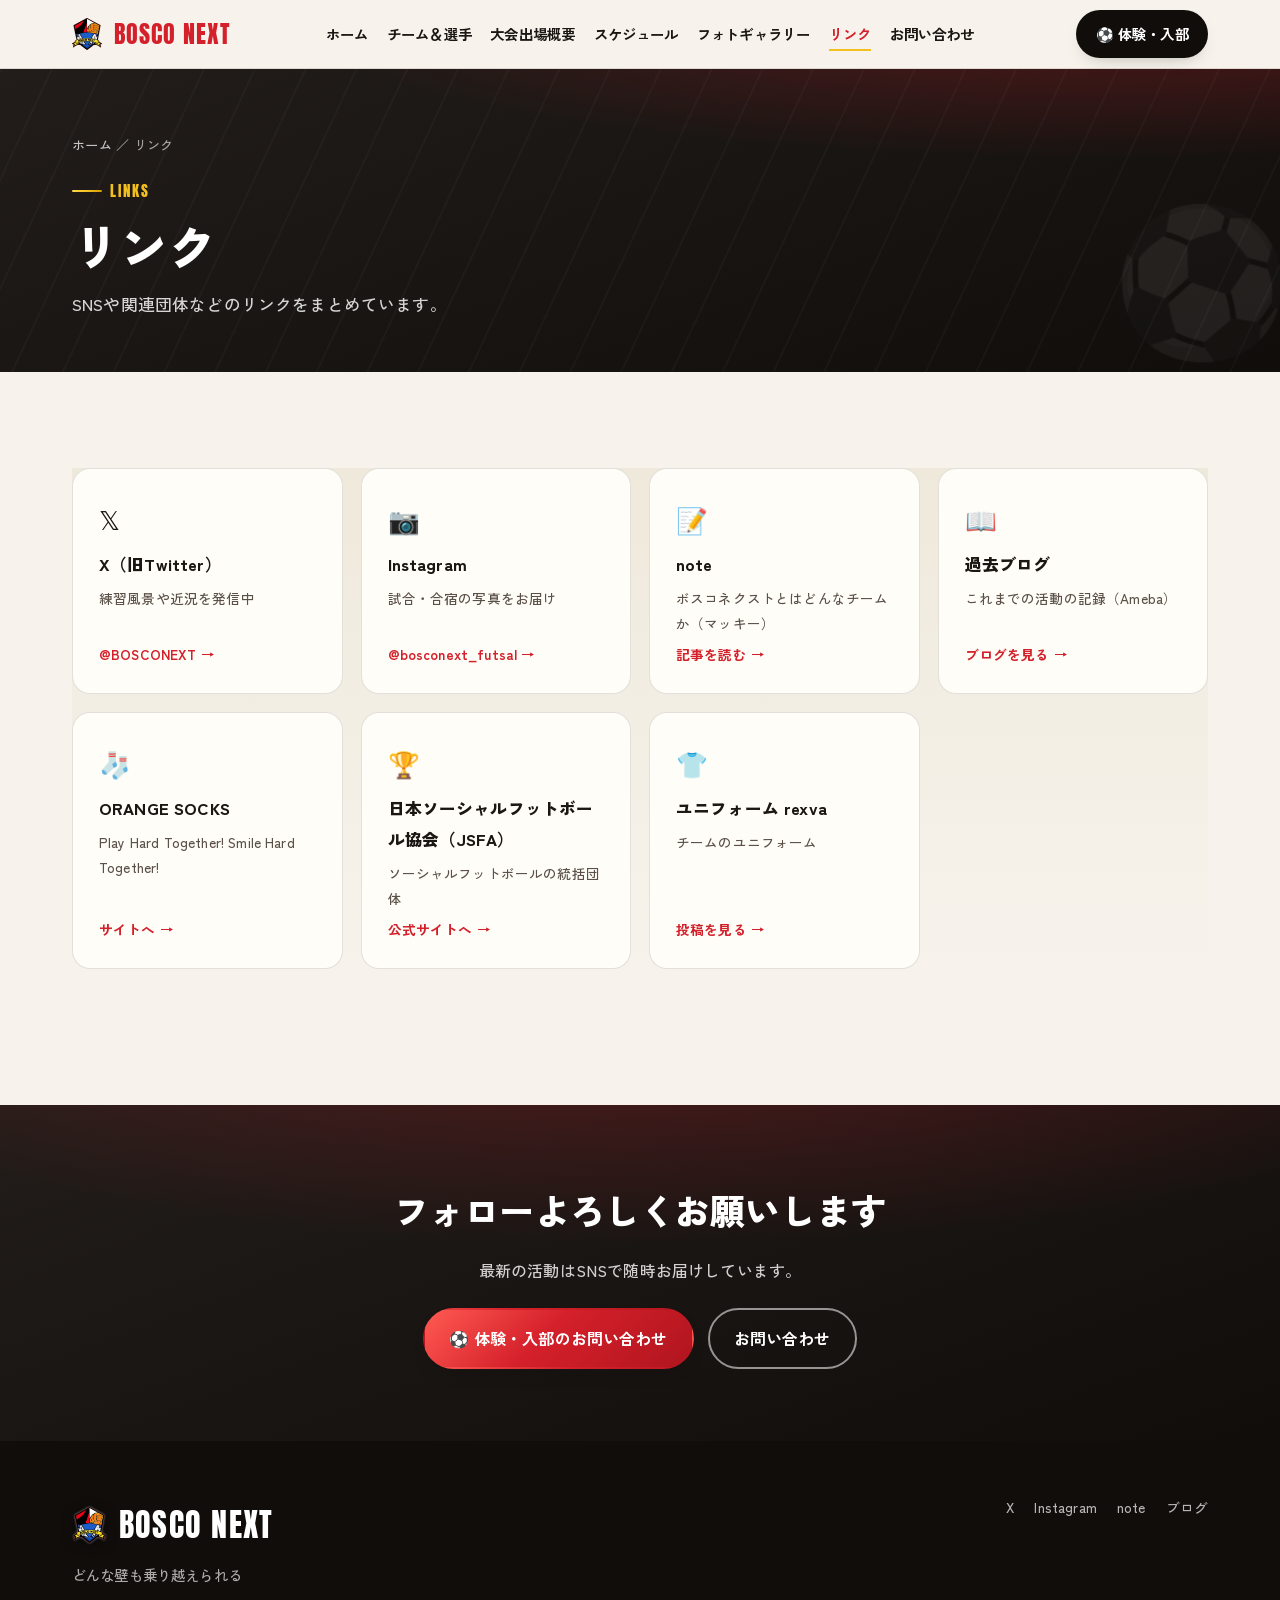
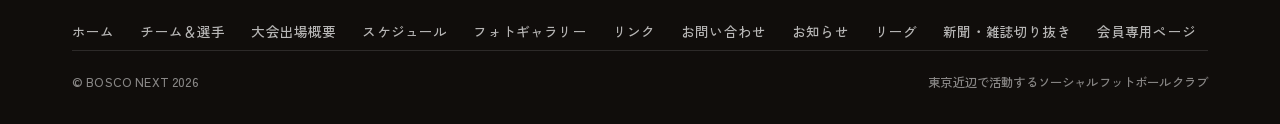
<file: links.html>
<!DOCTYPE html>
<html lang="ja">
<head>
<meta charset="UTF-8">
<meta name="viewport" content="width=device-width, initial-scale=1.0">
<title>リンク｜BOSCO NEXT</title>
<meta name="description" content="BOSCO NEXT（ボスコ ネクスト）のSNS・関連団体などのリンク集。">
<!-- ファビコン（タブのアイコン）。相対パスなので GitHub Pages(/bosconext/) と Netlify(/) の両方で解決します -->
<link rel="icon" href="favicon-32.png" sizes="32x32">
<link rel="icon" href="favicon-192.png" sizes="192x192">
<link rel="apple-touch-icon" href="apple-touch-icon.png">
<link rel="preconnect" href="https://fonts.googleapis.com">
<link rel="preconnect" href="https://fonts.gstatic.com" crossorigin>
<link href="https://fonts.googleapis.com/css2?family=Anton&family=Dela+Gothic+One&family=Zen+Kaku+Gothic+New:wght@400;500;700;900&display=swap" rel="stylesheet">
<link rel="stylesheet" href="style.css">
<link rel="canonical" href="https://weekendclub.github.io/bosconext/links.html">
<meta property="og:url" content="https://weekendclub.github.io/bosconext/links.html">
</head>
<body>

<header id="site-header"></header>
<nav class="mobile-menu" id="mobileMenu"></nav>

<section class="subhero">
  <div class="wrap subhero-inner">
    <div class="breadcrumb"><a href="index.html">ホーム</a> ／ リンク</div>
    <span class="kicker">Links</span>
    <h1>リンク</h1>
    <p>SNSや関連団体などのリンクをまとめています。</p>
  </div>
</section>

<section class="block">
  <div class="wrap">
    <div class="sns-grid reveal" id="links"></div>
  </div>
</section>

<section class="cta-band">
  <div class="wrap">
    <h2>フォローよろしくお願いします</h2>
    <p>最新の活動はSNSで随時お届けしています。</p>
    <div class="hero-cta">
      <a class="btn btn-primary" data-link="join">⚽ 体験・入部のお問い合わせ</a>
      <a class="btn btn-ghost" data-link="contact">お問い合わせ</a>
    </div>
  </div>
</section>

<footer id="site-footer"></footer>
<button class="to-top" id="toTop" aria-label="上に戻る">↑</button>

<script src="site.js"></script>
<script>
/* =====================================================================
   ★★★ このページの内容はここを編集します ★★★
   ・リンクを追加/変更 → linklist の { } を編集する
   ===================================================================== */
const PAGE = {
  linklist: [
    {ic:"𝕏",  nm:"X（旧Twitter）", ds:"練習風景や近況を発信中", url:SITE_INFO.links.x,         go:"@BOSCONEXT"},
    {ic:"📷", nm:"Instagram",      ds:"試合・合宿の写真をお届け", url:SITE_INFO.links.instagram, go:"@bosconext_futsal"},
    {ic:"📝", nm:"note",           ds:"ボスコネクストとはどんなチームか（マッキー）", url:SITE_INFO.links.note, go:"記事を読む"},
    {ic:"📖", nm:"過去ブログ",      ds:"これまでの活動の記録（Ameba）", url:SITE_INFO.links.blog,      go:"ブログを見る"},
    {ic:"🏆", nm:"日本ソーシャルフットボール協会（JSFA）", ds:"ソーシャルフットボールの統括団体", url:"https://jsfa-official.jp/", go:"公式サイトへ"},
    {ic:"👕", nm:"ユニフォーム rexva", ds:"チームのユニフォーム", url:"https://www.instagram.com/p/DGDHDEYy_HX/", go:"投稿を見る"}
  ]
};

/* ===== 表示の仕組み（内容は links.json＝CMSで編集。読めない時は上の PAGE を表示）===== */
function renderLinks(d){
  var list = (d && d.linklist) ? d.linklist : PAGE.linklist;
  document.getElementById("links").innerHTML = list.map(function(s){
    return '<a class="sns-card" href="'+esc(s.url)+'" target="_blank" rel="noopener">'+
      '<span class="ic">'+esc(s.ic||"🔗")+'</span><span class="nm">'+esc(s.nm)+'</span>'+
      '<span class="ds">'+esc(s.ds)+'</span><span class="go">'+esc(s.go||"開く")+' →</span></a>';
  }).join("");
  observeReveals();
}
loadJSON("links.json", function(d){ renderLinks(d); });
</script>
</body>
</html>
</file>
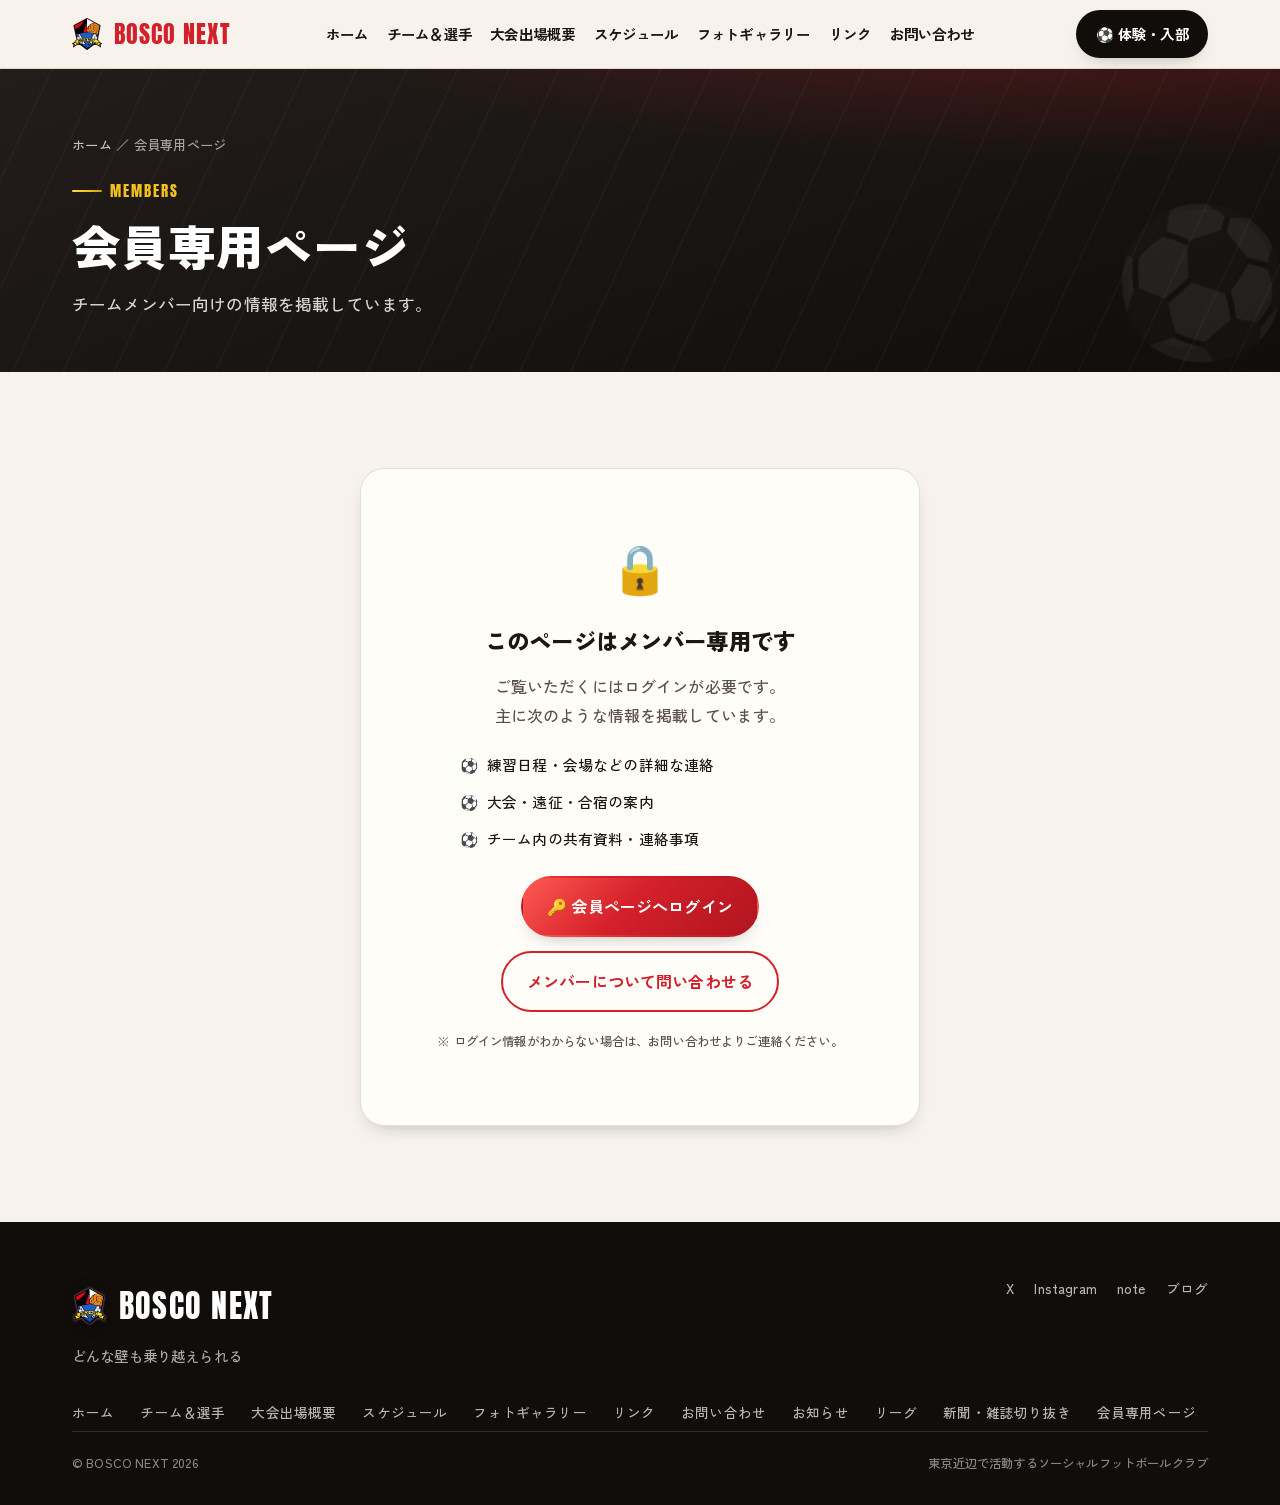
<file: members.html>
<!DOCTYPE html>
<html lang="ja">
<head>
<meta charset="UTF-8">
<meta name="viewport" content="width=device-width, initial-scale=1.0">
<title>会員専用ページ｜BOSCO NEXT</title>
<meta name="description" content="BOSCO NEXT（ボスコ ネクスト）メンバー専用ページのご案内。">
<!-- ファビコン（タブのアイコン）。相対パスなので GitHub Pages(/bosconext/) と Netlify(/) の両方で解決します -->
<link rel="icon" href="favicon-32.png" sizes="32x32">
<link rel="icon" href="favicon-192.png" sizes="192x192">
<link rel="apple-touch-icon" href="apple-touch-icon.png">
<link rel="preconnect" href="https://fonts.googleapis.com">
<link rel="preconnect" href="https://fonts.gstatic.com" crossorigin>
<link href="https://fonts.googleapis.com/css2?family=Anton&family=Dela+Gothic+One&family=Zen+Kaku+Gothic+New:wght@400;500;700;900&display=swap" rel="stylesheet">
<link rel="stylesheet" href="style.css">
<link rel="canonical" href="https://weekendclub.github.io/bosconext/members.html">
<meta property="og:url" content="https://weekendclub.github.io/bosconext/members.html">
</head>
<body>

<header id="site-header"></header>
<nav class="mobile-menu" id="mobileMenu"></nav>

<section class="subhero">
  <div class="wrap subhero-inner">
    <div class="breadcrumb"><a href="index.html">ホーム</a> ／ 会員専用ページ</div>
    <span class="kicker">Members</span>
    <h1>会員専用ページ</h1>
    <p>チームメンバー向けの情報を掲載しています。</p>
  </div>
</section>

<section class="block">
  <div class="wrap">
    <div class="locked-card reveal">
      <div class="lock">🔒</div>
      <h3>このページはメンバー専用です</h3>
      <p>ご覧いただくにはログインが必要です。<br>主に次のような情報を掲載しています。</p>
      <div class="locked-list">
        <div>練習日程・会場などの詳細な連絡</div>
        <div>大会・遠征・合宿の案内</div>
        <div>チーム内の共有資料・連絡事項</div>
      </div>
      <div class="hero-cta" style="justify-content:center">
        <a class="btn btn-primary" data-link="jimdoMembers" target="_blank" rel="noopener">🔑 会員ページへログイン</a>
        <a class="btn btn-outline" data-link="contact">メンバーについて問い合わせる</a>
      </div>
      <p class="cnote" style="margin-top:18px">※ ログイン情報がわからない場合は、お問い合わせよりご連絡ください。</p>
    </div>
  </div>
</section>

<footer id="site-footer"></footer>
<button class="to-top" id="toTop" aria-label="上に戻る">↑</button>

<script src="site.js"></script>
</body>
</html>
</file>
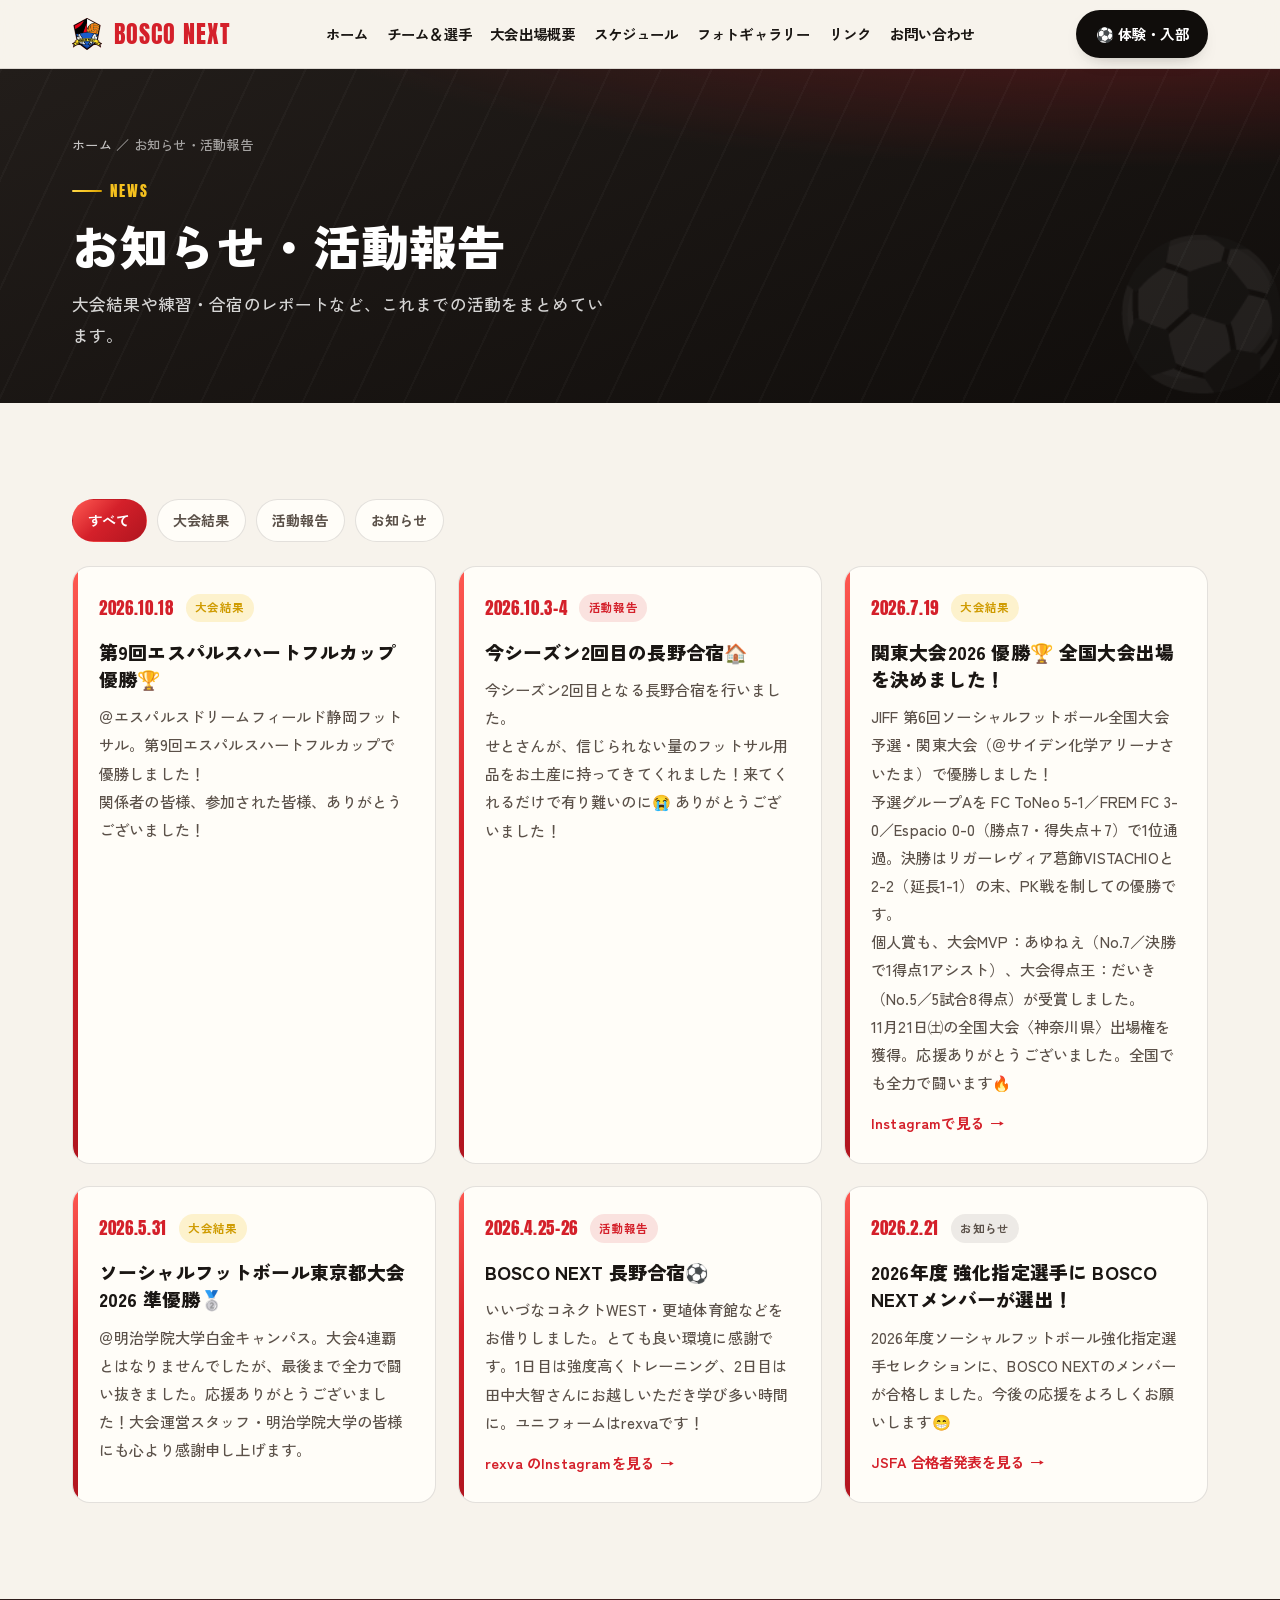
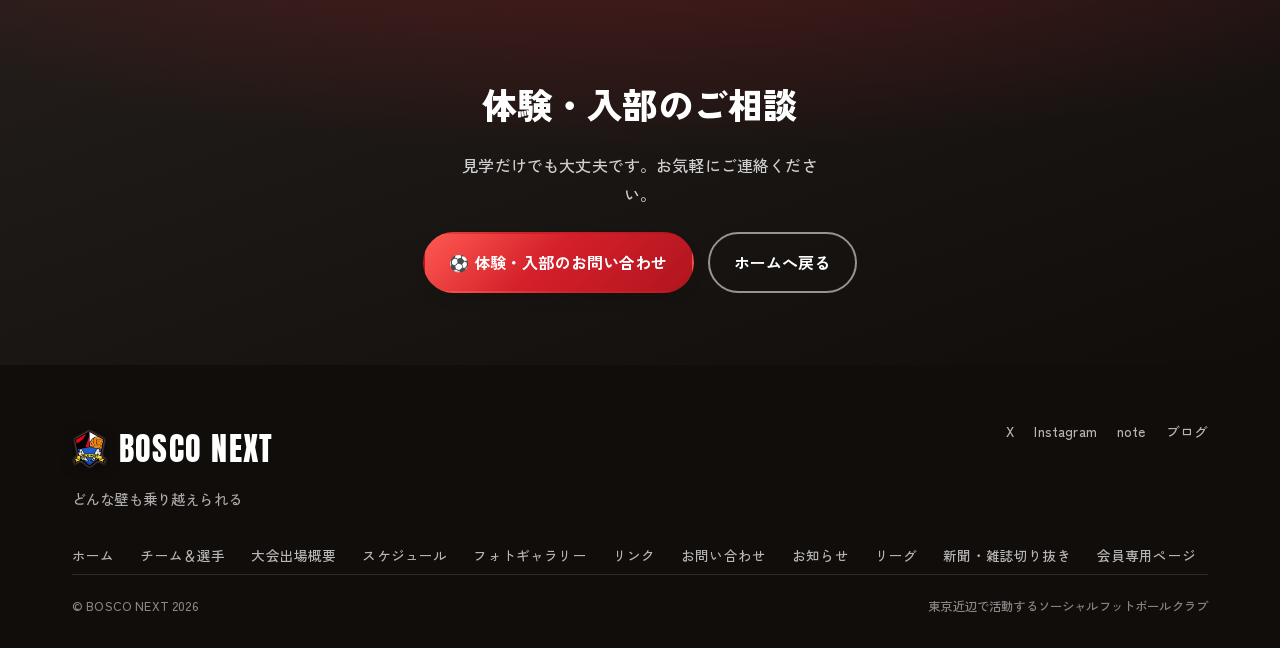
<file: news.html>
<!DOCTYPE html>
<html lang="ja">
<head>
<meta charset="UTF-8">
<meta name="viewport" content="width=device-width, initial-scale=1.0">
<title>お知らせ・活動報告｜BOSCO NEXT</title>
<meta name="description" content="BOSCO NEXT（ボスコ ネクスト）のお知らせ・大会結果・活動報告の一覧です。">
<!-- ファビコン（タブのアイコン）。相対パスなので GitHub Pages(/bosconext/) と Netlify(/) の両方で解決します -->
<link rel="icon" href="favicon-32.png" sizes="32x32">
<link rel="icon" href="favicon-192.png" sizes="192x192">
<link rel="apple-touch-icon" href="apple-touch-icon.png">
<link rel="preconnect" href="https://fonts.googleapis.com">
<link rel="preconnect" href="https://fonts.gstatic.com" crossorigin>
<link href="https://fonts.googleapis.com/css2?family=Anton&family=Dela+Gothic+One&family=Zen+Kaku+Gothic+New:wght@400;500;700;900&display=swap" rel="stylesheet">
<link rel="stylesheet" href="style.css">
<link rel="canonical" href="https://weekendclub.github.io/bosconext/news.html">
<meta property="og:url" content="https://weekendclub.github.io/bosconext/news.html">
</head>
<body>

<header id="site-header"></header>
<nav class="mobile-menu" id="mobileMenu"></nav>

<section class="subhero">
  <div class="wrap subhero-inner">
    <div class="breadcrumb"><a href="index.html">ホーム</a> ／ お知らせ・活動報告</div>
    <span class="kicker">News</span>
    <h1>お知らせ・活動報告</h1>
    <p>大会結果や練習・合宿のレポートなど、これまでの活動をまとめています。</p>
  </div>
</section>

<section class="block">
  <div class="wrap">
    <!-- カテゴリのしぼり込み -->
    <div class="news-filter reveal" id="newsFilter" role="group" aria-label="カテゴリでしぼり込む"></div>
    <div class="news-grid" id="newsList"></div>
    <p id="newsEmpty" class="cnote" style="display:none;margin-top:20px">このカテゴリのお知らせはまだありません。</p>
  </div>
</section>

<section class="cta-band">
  <div class="wrap">
    <h2>体験・入部のご相談</h2>
    <p>見学だけでも大丈夫です。お気軽にご連絡ください。</p>
    <div class="hero-cta">
      <a class="btn btn-primary" data-link="join">⚽ 体験・入部のお問い合わせ</a>
      <a class="btn btn-ghost" href="index.html">ホームへ戻る</a>
    </div>
  </div>
</section>

<footer id="site-footer"></footer>
<button class="to-top" id="toTop" aria-label="上に戻る">↑</button>

<script src="site.js"></script>
<script>
/* =====================================================================
   お知らせ一覧
   内容は news.json（編集画面／admin で編集）を読み込んで表示します。
   読み込めない場合（パソコンでファイルを直接ひらいたプレビュー時など）は、
   下の PAGE.news を表示します。
   ===================================================================== */
const PAGE = {
  news: [
    {
      date: "2026.5.31", tag: "result",
      title:"ソーシャルフットボール東京都大会2026 準優勝🥈",
      body: "＠明治学院大学白金キャンパス。大会4連覇とはなりませんでしたが、最後まで全力で闘い抜きました。応援ありがとうございました！",
      link: "", linkText: ""
    },
    {
      date: "2026.4.25–26", tag: "report",
      title:"BOSCO NEXT 長野合宿⚽",
      body: "いいづなコネクトWEST・更埴体育館などをお借りしました。とても良い環境に感謝です。",
      link: "", linkText: ""
    }
  ]
};

/* ===== 表示の仕組み（基本さわらなくてOK） ===== */
const $ = function(id){return document.getElementById(id);};
const tagName = {result:"大会結果", report:"活動報告", info:"お知らせ"};
var ALL = [], filter = "";

function renderNewsCard(n){
  return '<article class="news-card reveal">'+
    '<div class="news-top"><span class="news-date">'+esc(n.date)+'</span>'+
    '<span class="tag '+esc(n.tag)+'">'+esc(tagName[n.tag]||n.tag)+'</span></div>'+
    '<h3>'+esc(n.title)+'</h3>'+
    '<p>'+esc(n.body).replace(/\n/g,"<br>")+'</p>'+
    (n.link?'<a class="more" href="'+esc(n.link)+'" target="_blank" rel="noopener">'+esc(n.linkText||"くわしく見る")+'</a>':'')+
    '</article>';
}

function draw(){
  var items = filter ? ALL.filter(function(n){ return n.tag === filter; }) : ALL;
  $("newsList").innerHTML = items.map(renderNewsCard).join("");
  $("newsEmpty").style.display = items.length ? "none" : "";
  [].forEach.call($("newsFilter").children, function(b){
    var on = (b.dataset.tag || "") === filter;
    b.classList.toggle("on", on);
    b.setAttribute("aria-pressed", on ? "true" : "false");
  });
  observeReveals();
}

function buildFilter(){
  /* 実際に使われているカテゴリだけボタンを出す */
  var used = [];
  ALL.forEach(function(n){ if(n.tag && used.indexOf(n.tag) < 0) used.push(n.tag); });
  if(used.length < 2){ $("newsFilter").style.display = "none"; return; }
  var btns = [{t:"", l:"すべて"}].concat(used.map(function(t){ return {t:t, l:tagName[t]||t}; }));
  $("newsFilter").innerHTML = btns.map(function(b){
    return '<button type="button" class="nf-btn" data-tag="'+esc(b.t)+'" aria-pressed="false">'+esc(b.l)+'</button>';
  }).join("");
  [].forEach.call($("newsFilter").children, function(b){
    b.addEventListener("click", function(){ filter = b.dataset.tag || ""; draw(); });
  });
}

loadJSON("news.json", function(d){
  ALL = (d && d.items && d.items.length) ? d.items : PAGE.news;
  buildFilter();
  draw();
});
</script>
</body>
</html>
</file>
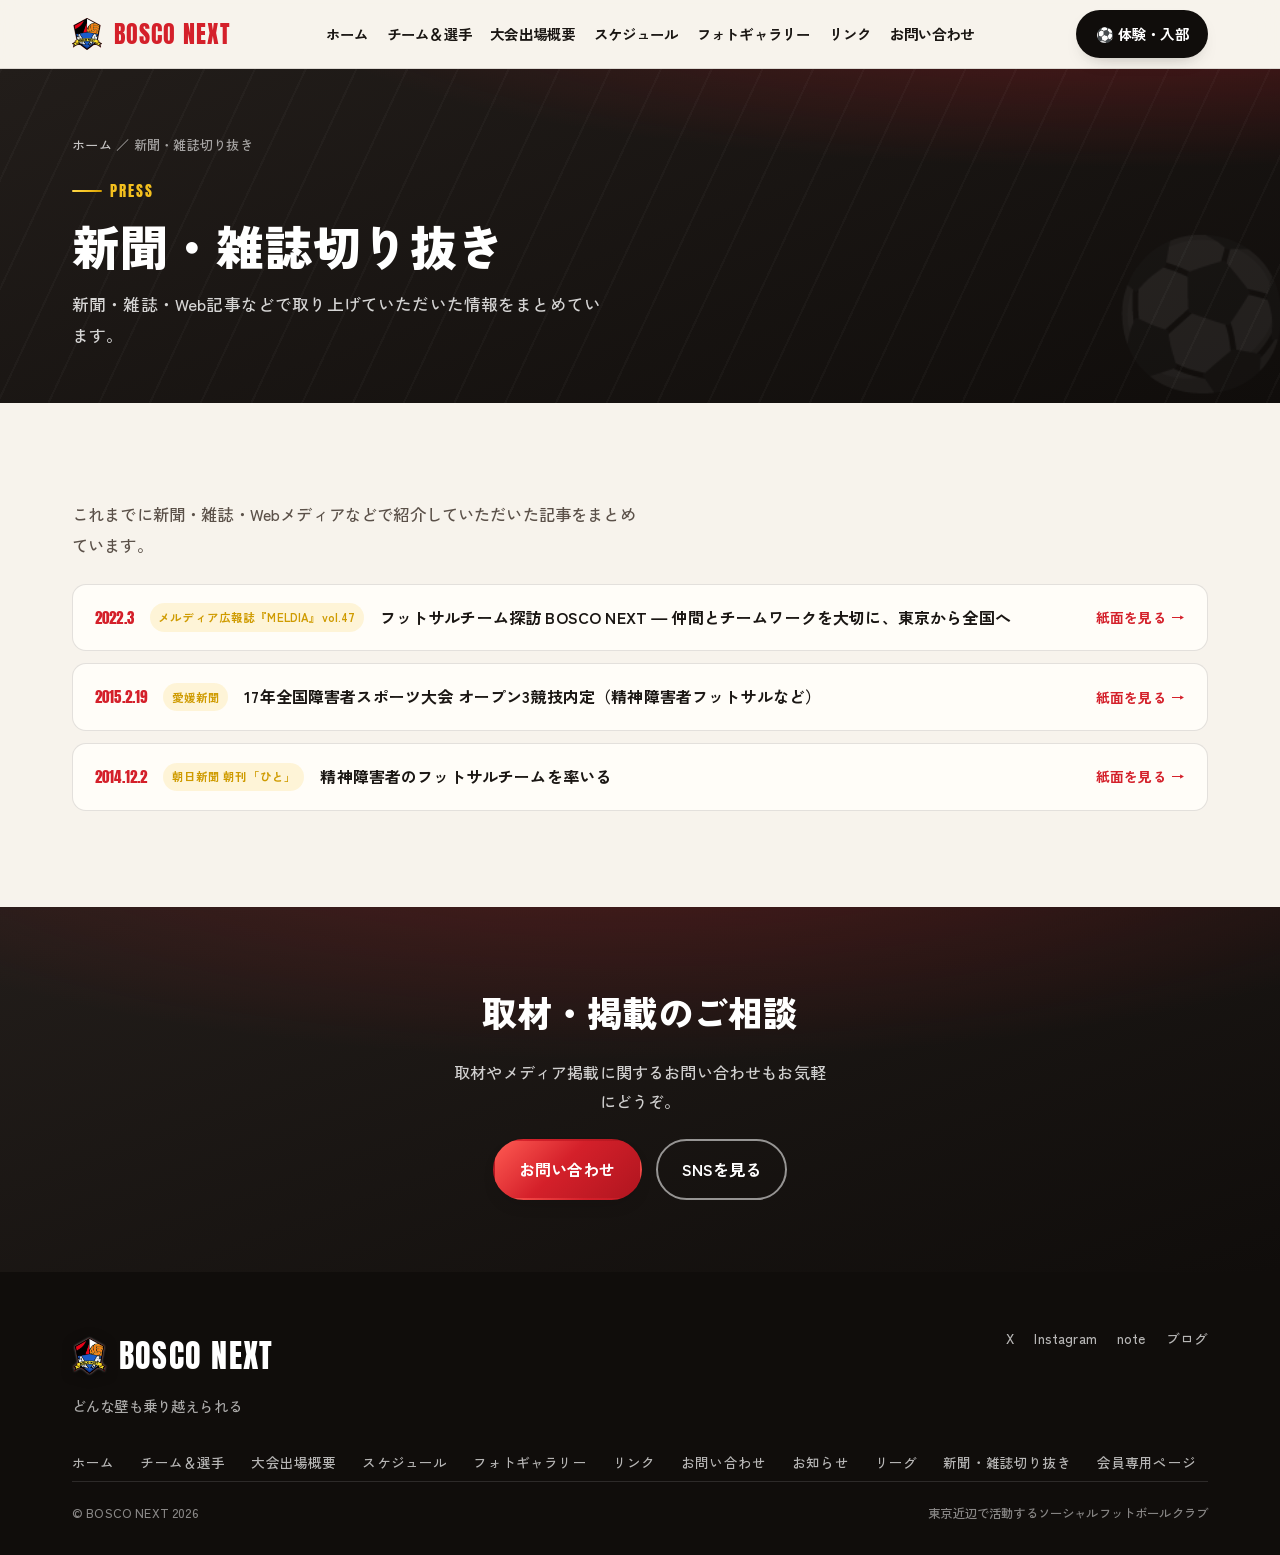
<file: press.html>
<!DOCTYPE html>
<html lang="ja">
<head>
<meta charset="UTF-8">
<meta name="viewport" content="width=device-width, initial-scale=1.0">
<title>新聞・雑誌切り抜き｜BOSCO NEXT</title>
<meta name="description" content="BOSCO NEXT（ボスコ ネクスト）が掲載された新聞・雑誌・Web記事などのまとめ。">
<!-- ファビコン（タブのアイコン）。相対パスなので GitHub Pages(/bosconext/) と Netlify(/) の両方で解決します -->
<link rel="icon" href="favicon-32.png" sizes="32x32">
<link rel="icon" href="favicon-192.png" sizes="192x192">
<link rel="apple-touch-icon" href="apple-touch-icon.png">
<link rel="preconnect" href="https://fonts.googleapis.com">
<link rel="preconnect" href="https://fonts.gstatic.com" crossorigin>
<link href="https://fonts.googleapis.com/css2?family=Anton&family=Dela+Gothic+One&family=Zen+Kaku+Gothic+New:wght@400;500;700;900&display=swap" rel="stylesheet">
<link rel="stylesheet" href="style.css">
<link rel="canonical" href="https://weekendclub.github.io/bosconext/press.html">
<meta property="og:url" content="https://weekendclub.github.io/bosconext/press.html">
</head>
<body>

<header id="site-header"></header>
<nav class="mobile-menu" id="mobileMenu"></nav>

<section class="subhero">
  <div class="wrap subhero-inner">
    <div class="breadcrumb"><a href="index.html">ホーム</a> ／ 新聞・雑誌切り抜き</div>
    <span class="kicker">Press</span>
    <h1>新聞・雑誌切り抜き</h1>
    <p>新聞・雑誌・Web記事などで取り上げていただいた情報をまとめています。</p>
  </div>
</section>

<section class="block">
  <div class="wrap">
    <div class="lead-block reveal" id="lead"></div>
    <div class="cliplist reveal" id="clips" style="margin-top:24px"></div>
  </div>
</section>

<section class="cta-band">
  <div class="wrap">
    <h2>取材・掲載のご相談</h2>
    <p>取材やメディア掲載に関するお問い合わせもお気軽にどうぞ。</p>
    <div class="hero-cta">
      <a class="btn btn-primary" data-link="contact">お問い合わせ</a>
      <a class="btn btn-ghost" href="links.html">SNSを見る</a>
    </div>
  </div>
</section>

<footer id="site-footer"></footer>
<button class="to-top" id="toTop" aria-label="上に戻る">↑</button>

<script src="site.js"></script>
<script>
/* =====================================================================
   ★★★ このページの内容はここを編集します ★★★
   ・掲載情報を追加 → clips の { } をコピーして上に貼る（新しい順）
   ・リンクが無いときは url を "" にすると「リンクへ」ボタンは出ません
   ===================================================================== */
const PAGE = {
  clips: [
    {date:"2022.3", outlet:"メルディア広報誌『MELDIA』vol.47", title:"フットサルチーム探訪 BOSCO NEXT ― 仲間とチームワークを大切に、東京から全国へ", url:"https://image.jimcdn.com/app/cms/image/transf/none/path/sa4c70deaa5976d3d/image/i838ec9f6ae3476a6/version/1651233133/image.jpg"},
    {date:"2015.2.19", outlet:"愛媛新聞", title:"17年全国障害者スポーツ大会 オープン3競技内定（精神障害者フットサルなど）", url:"https://image.jimcdn.com/app/cms/image/transf/dimension=origxorig:format=png/path/sa4c70deaa5976d3d/image/iecd918b0b6c2752c/version/1455455454/image.png"},
    {date:"2014.12.2", outlet:"朝日新聞 朝刊「ひと」", title:"精神障害者のフットサルチームを率いる", url:"https://image.jimcdn.com/app/cms/image/transf/dimension=origxorig:format=png/path/sa4c70deaa5976d3d/image/i02f199390328d956/version/1455455523/image.png"}
  ]
};

/* ===== 表示の仕組み ===== */
document.getElementById("lead").innerHTML =
  '<p>これまでに新聞・雑誌・Webメディアなどで紹介していただいた記事をまとめています。</p>';

var clips = PAGE.clips || [];
document.getElementById("clips").innerHTML = clips.length
  ? clips.map(function(c){
      return '<div class="clip"><span class="cd">'+esc(c.date)+'</span>'+
        '<span class="outlet">'+esc(c.outlet)+'</span>'+
        '<span class="ct">'+esc(c.title)+'</span>'+
        (c.url?'<a class="cmore" href="'+esc(c.url)+'" target="_blank" rel="noopener">紙面を見る →</a>':'<span></span>')+
        '</div>';
    }).join("")
  : '<p style="color:var(--ink-soft)">現在、掲載情報はありません。</p>';

observeReveals();
</script>
</body>
</html>
</file>
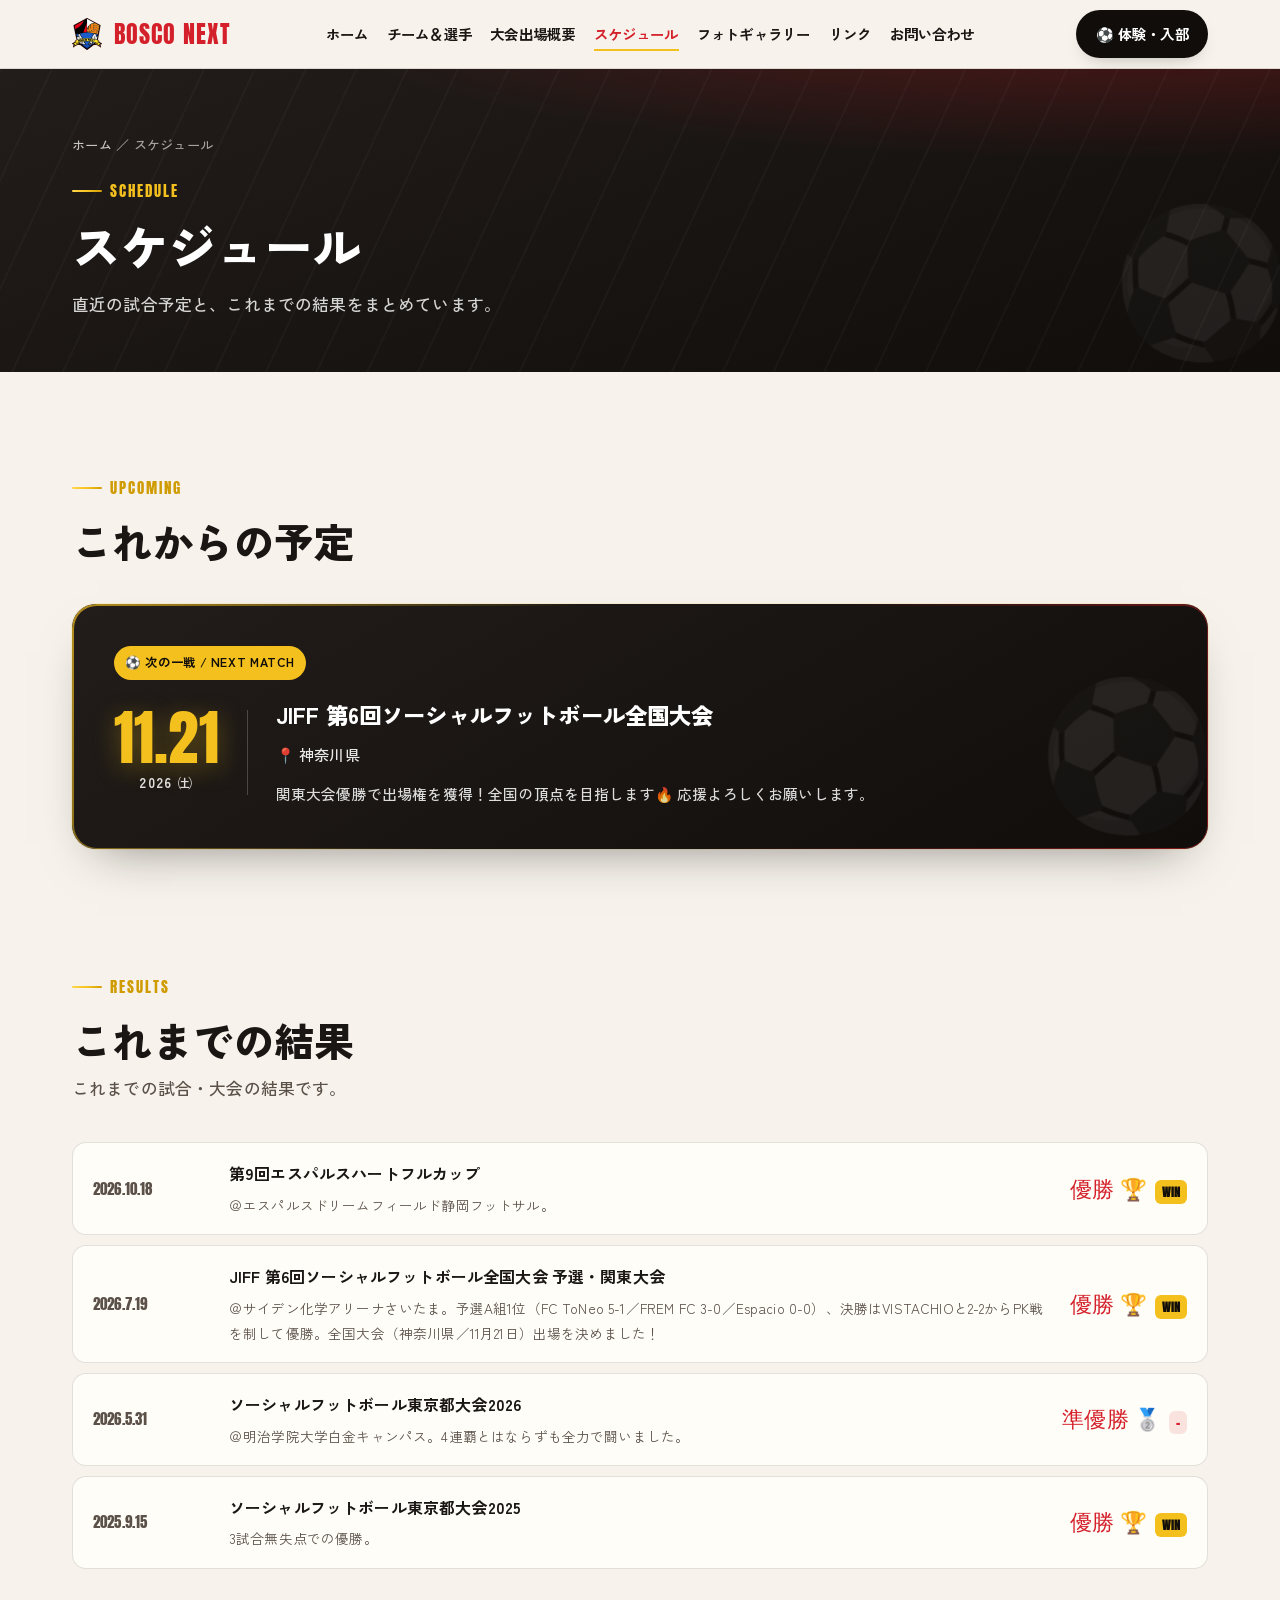
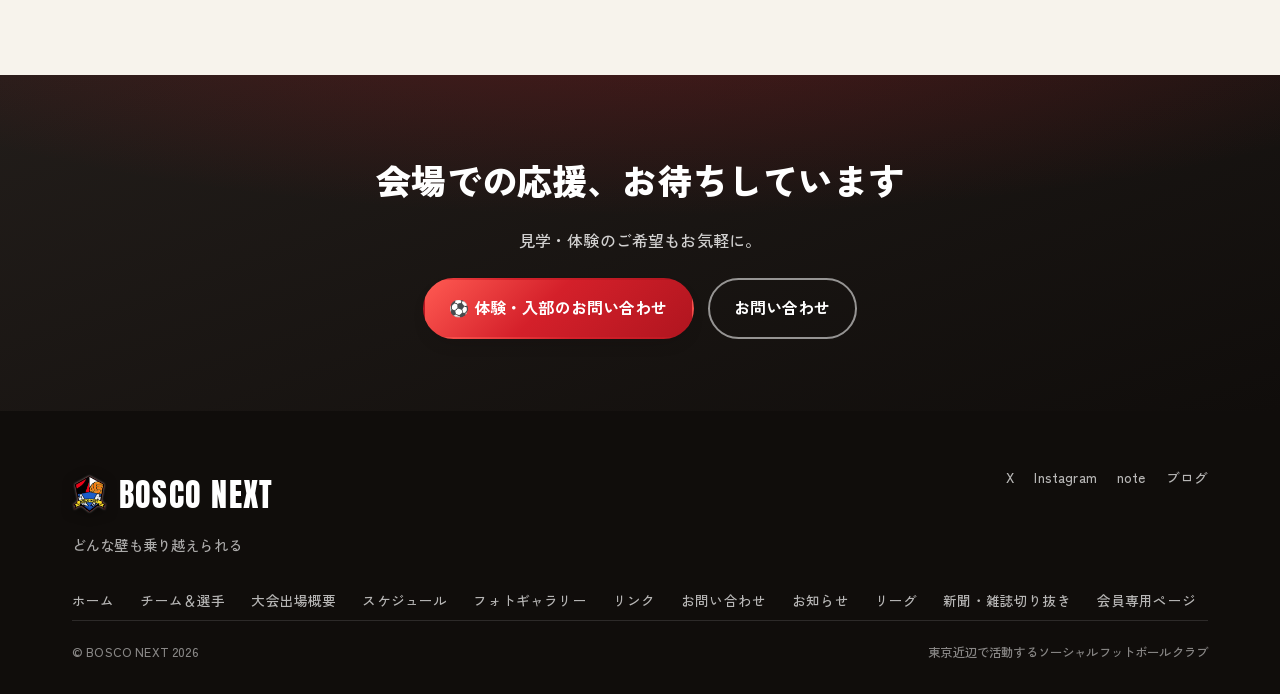
<file: schedule.html>
<!DOCTYPE html>
<html lang="ja">
<head>
<meta charset="UTF-8">
<meta name="viewport" content="width=device-width, initial-scale=1.0">
<title>スケジュール｜BOSCO NEXT</title>
<meta name="description" content="BOSCO NEXT（ボスコ ネクスト）の試合・大会スケジュールと、これまでの結果。">
<!-- ファビコン（タブのアイコン）。相対パスなので GitHub Pages(/bosconext/) と Netlify(/) の両方で解決します -->
<link rel="icon" href="favicon-32.png" sizes="32x32">
<link rel="icon" href="favicon-192.png" sizes="192x192">
<link rel="apple-touch-icon" href="apple-touch-icon.png">
<link rel="preconnect" href="https://fonts.googleapis.com">
<link rel="preconnect" href="https://fonts.gstatic.com" crossorigin>
<link href="https://fonts.googleapis.com/css2?family=Anton&family=Dela+Gothic+One&family=Zen+Kaku+Gothic+New:wght@400;500;700;900&display=swap" rel="stylesheet">
<link rel="stylesheet" href="style.css">
<link rel="canonical" href="https://weekendclub.github.io/bosconext/schedule.html">
<meta property="og:url" content="https://weekendclub.github.io/bosconext/schedule.html">
</head>
<body>

<header id="site-header"></header>
<nav class="mobile-menu" id="mobileMenu"></nav>

<section class="subhero">
  <div class="wrap subhero-inner">
    <div class="breadcrumb"><a href="index.html">ホーム</a> ／ スケジュール</div>
    <span class="kicker">Schedule</span>
    <h1>スケジュール</h1>
    <p>直近の試合予定と、これまでの結果をまとめています。</p>
  </div>
</section>

<section class="block">
  <div class="wrap">
    <div class="sec-head reveal">
      <span class="kicker">Upcoming</span>
      <h2 class="sec-title">これからの予定</h2>
    </div>
    <div class="reveal" id="nextMatch"></div>
    <div class="sched-list reveal" id="upcomingList"></div>
  </div>
</section>

<section class="block" style="padding-top:0">
  <div class="wrap">
    <div class="sec-head reveal">
      <span class="kicker">Results</span>
      <h2 class="sec-title">これまでの結果</h2>
      <p class="sec-lead">これまでの試合・大会の結果です。</p>
    </div>
    <div class="reveal" id="resultList"></div>
  </div>
</section>

<section class="cta-band">
  <div class="wrap">
    <h2>会場での応援、お待ちしています</h2>
    <p>見学・体験のご希望もお気軽に。</p>
    <div class="hero-cta">
      <a class="btn btn-primary" data-link="join">⚽ 体験・入部のお問い合わせ</a>
      <a class="btn btn-ghost" data-link="contact">お問い合わせ</a>
    </div>
  </div>
</section>

<footer id="site-footer"></footer>
<button class="to-top" id="toTop" aria-label="上に戻る">↑</button>

<script src="site.js"></script>
<script>
/* =====================================================================
   ★★★ このページの内容はここを編集します ★★★
   ・予定を追加 → upcoming の { } をコピー（一番上が「次の一戦」）
   ・結果を追加 → results の { } をコピーして上に貼る
   ・wl は "w"（勝ち）/ "l"（負け）/ "d"（引き分け）/ ""（記載なし）
   ===================================================================== */
const PAGE = {
  upcoming: [
    {
      date:"11.21", sub:"2026 ㈯",
      title:"JIFF 第6回ソーシャルフットボール全国大会",
      place:"神奈川県",
      placeLink:"",
      note:"関東大会優勝で出場権を獲得！全国の頂点を目指します🔥 応援よろしくお願いします。"
    }
    /* ↓ 追加するときはこの下に貼り付け（先頭の , を忘れずに）
    ,{ date:"8.10", sub:"2026 ㈯", title:"練習試合 vs ◯◯", place:"◯◯体育館", placeLink:"", note:"" }
    */
  ],

  results: [
    {
      date:"2026.10.18",
      title:"第9回エスパルスハートフルカップ",
      score:"優勝 🏆", wl:"w",
      note:"＠エスパルスドリームフィールド静岡フットサル。"
    },
    {
      date:"2026.7.19",
      title:"JIFF 第6回ソーシャルフットボール全国大会 予選・関東大会",
      score:"優勝 🏆", wl:"w",
      note:"＠サイデン化学アリーナさいたま。決勝はVISTACHIOと2-2からPK戦を制して優勝。"
    },
    {
      date:"2026.5.31",
      title:"ソーシャルフットボール東京都大会2026",
      score:"準優勝 🥈", wl:"d",
      note:"＠明治学院大学白金キャンパス。4連覇とはならずも全力で闘いました。"
    }
  ]
};

/* ===== 表示の仕組み（内容は schedule.json＝CMSで編集。読めない時は上の PAGE を表示）===== */
function renderSchedule(d){
  var s = d.upcoming || [];
  if(!s.length){ document.getElementById("nextMatch").innerHTML = '<p style="color:var(--ink-soft)">現在、公開できる予定はありません。</p>'; document.getElementById("upcomingList").innerHTML=""; }
  else {
    var n = s[0];
    document.getElementById("nextMatch").innerHTML =
      '<div class="next-match"><span class="nm-flag">⚽ 次の一戦 / NEXT MATCH</span>'+
      '<div class="nm-grid"><div class="nm-date"><div class="d">'+esc(n.date)+'</div><div class="m">'+esc(n.sub||"")+'</div></div>'+
      '<div class="nm-info"><h3>'+esc(n.title)+'</h3>'+
      '<div class="place">📍 '+(n.placeLink?'<a href="'+esc(n.placeLink)+'" target="_blank" rel="noopener">'+esc(n.place)+'</a>':esc(n.place))+'</div>'+
      (n.note?'<p class="note">'+esc(n.note)+'</p>':'')+'</div></div></div>';
    document.getElementById("upcomingList").innerHTML = s.slice(1).map(function(e){
      return '<div class="sched-row"><div class="sd">'+esc(e.date)+' <small>'+esc(e.sub||"")+'</small></div>'+
        '<div><div class="st">'+esc(e.title)+'</div>'+(e.place?'<div class="sp">📍 '+esc(e.place)+'</div>':'')+'</div></div>';
    }).join("");
  }
  document.getElementById("resultList").innerHTML = (d.results||[]).map(function(r){
    var wl = r.wl ? '<span class="wl '+r.wl+'">'+({w:"WIN",l:"LOSE",d:"-"}[r.wl]||"")+'</span>' : '';
    return '<div class="result-row"><div class="rd">'+esc(r.date)+'</div>'+
      '<div class="rt">'+esc(r.title)+(r.note?'<div class="sp" style="font-weight:400;color:var(--ink-soft);font-size:.85rem;margin-top:4px">'+esc(r.note)+'</div>':'')+'</div>'+
      '<div class="rs">'+esc(r.score||"")+wl+'</div></div>';
  }).join("");
  observeReveals();
}
loadJSON("schedule.json", function(d){ renderSchedule(d || PAGE); });
</script>
</body>
</html>
</file>
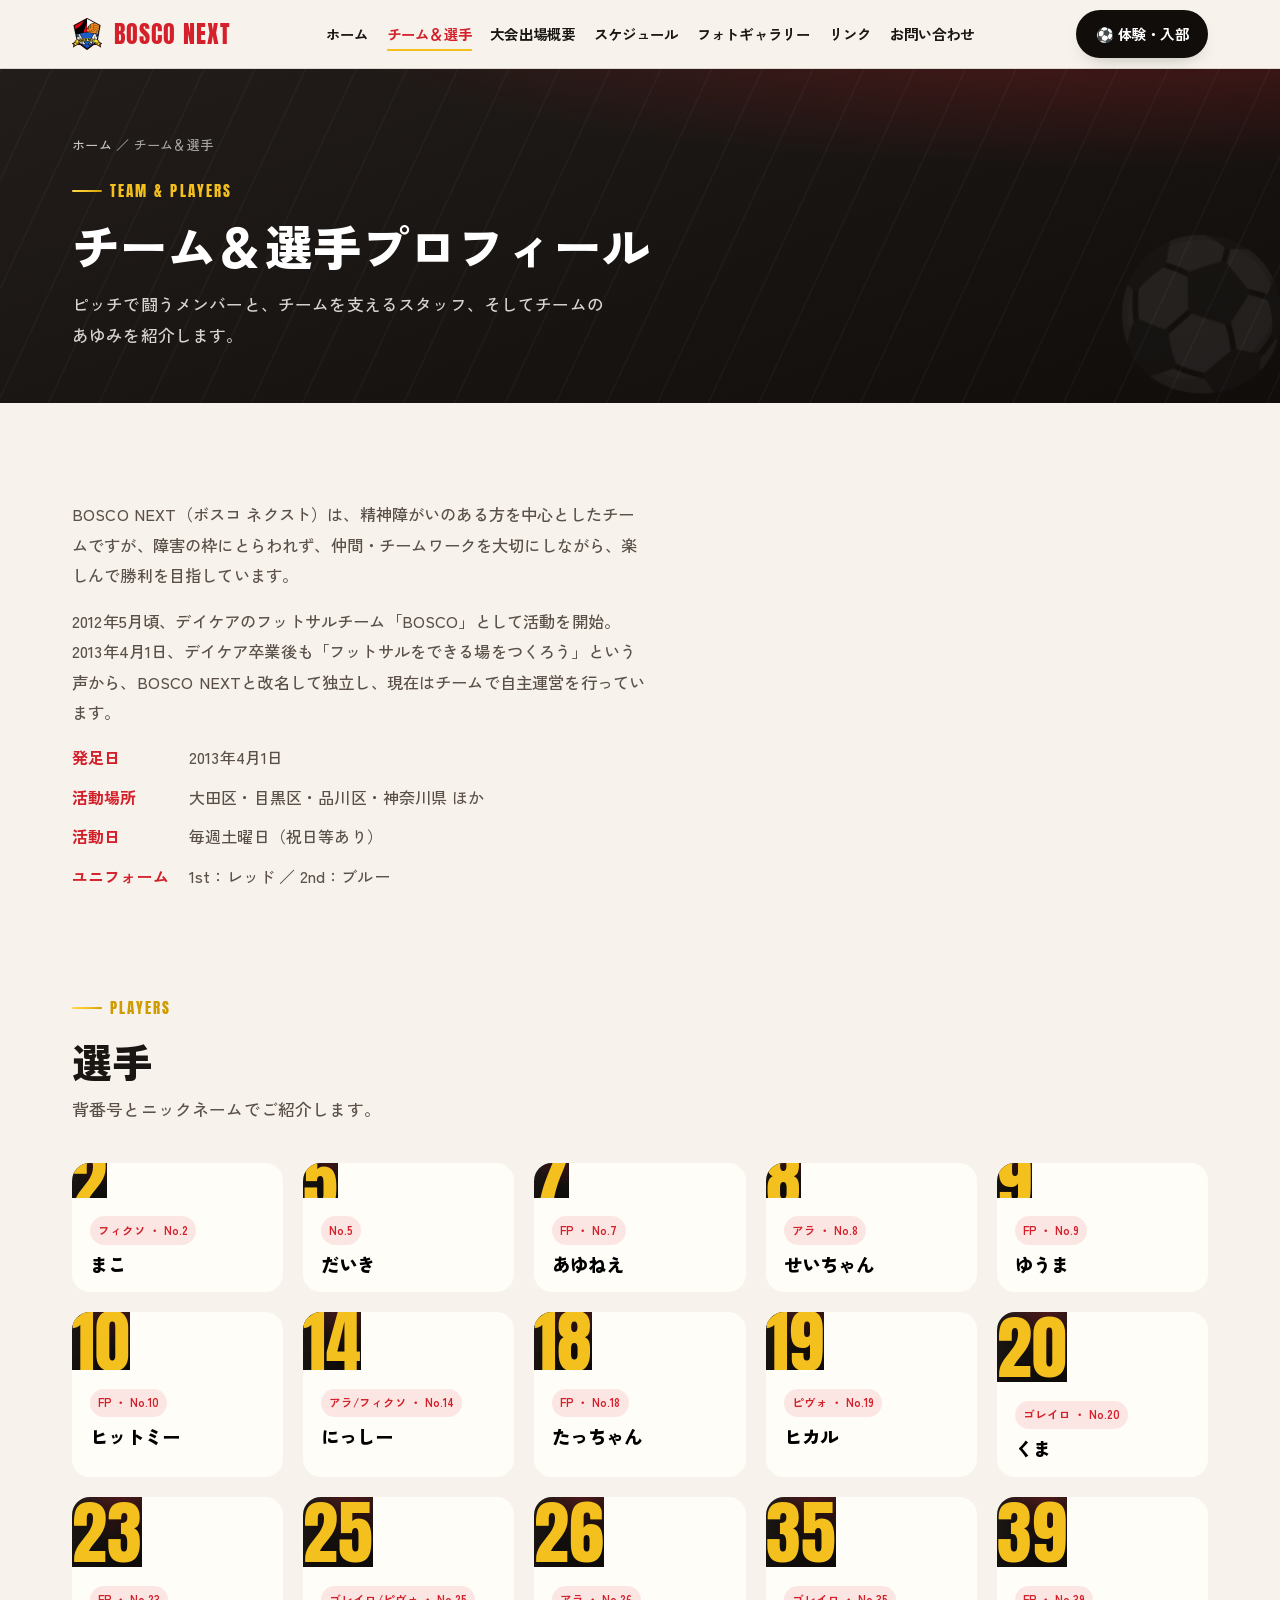
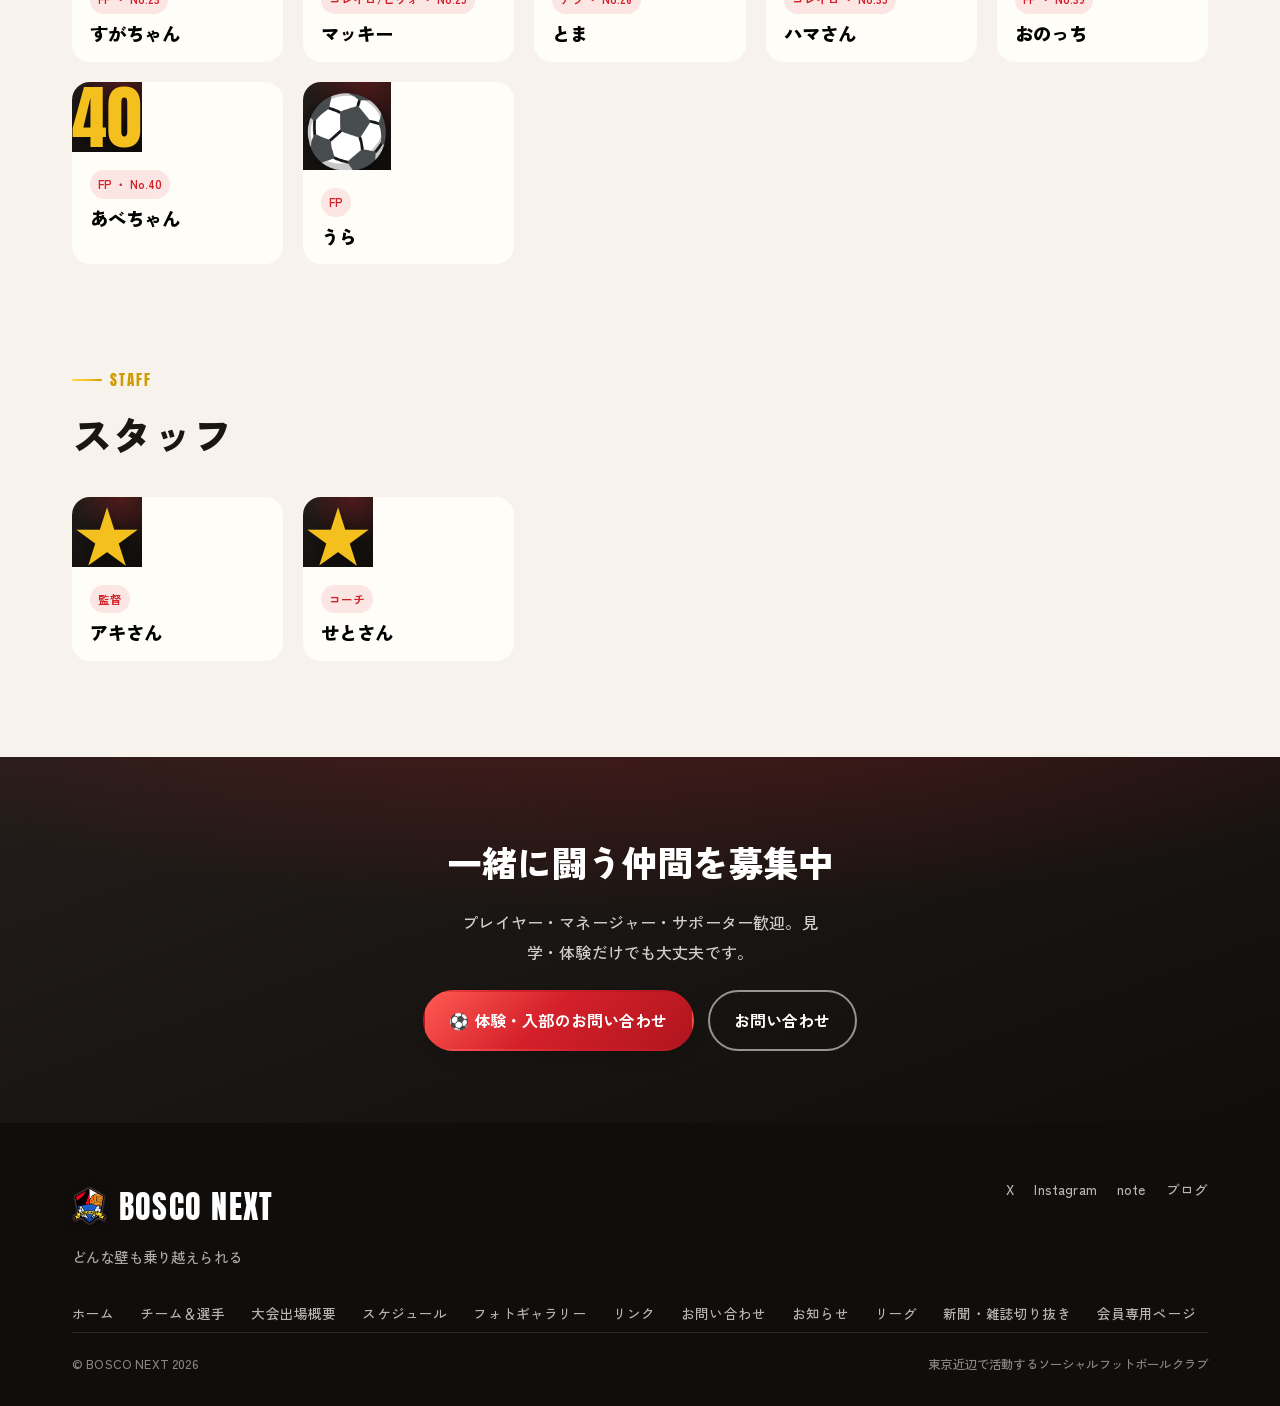
<file: team.html>
<!DOCTYPE html>
<html lang="ja">
<head>
<meta charset="UTF-8">
<meta name="viewport" content="width=device-width, initial-scale=1.0">
<title>チーム＆選手プロフィール｜BOSCO NEXT</title>
<meta name="description" content="BOSCO NEXT（ボスコ ネクスト）の選手・スタッフ紹介とチーム情報。2013年発足、東京を拠点に活動するソーシャルフットボールのクラブチームです。">
<!-- ファビコン（タブのアイコン）。相対パスなので GitHub Pages(/bosconext/) と Netlify(/) の両方で解決します -->
<link rel="icon" href="favicon-32.png" sizes="32x32">
<link rel="icon" href="favicon-192.png" sizes="192x192">
<link rel="apple-touch-icon" href="apple-touch-icon.png">
<link rel="preconnect" href="https://fonts.googleapis.com">
<link rel="preconnect" href="https://fonts.gstatic.com" crossorigin>
<link href="https://fonts.googleapis.com/css2?family=Anton&family=Dela+Gothic+One&family=Zen+Kaku+Gothic+New:wght@400;500;700;900&display=swap" rel="stylesheet">
<link rel="stylesheet" href="style.css">
<link rel="canonical" href="https://weekendclub.github.io/bosconext/team.html">
<meta property="og:url" content="https://weekendclub.github.io/bosconext/team.html">
</head>
<body>

<header id="site-header"></header>
<nav class="mobile-menu" id="mobileMenu"></nav>

<section class="subhero">
  <div class="wrap subhero-inner">
    <div class="breadcrumb"><a href="index.html">ホーム</a> ／ チーム＆選手</div>
    <span class="kicker">Team &amp; Players</span>
    <h1>チーム＆選手プロフィール</h1>
    <p>ピッチで闘うメンバーと、チームを支えるスタッフ、そしてチームのあゆみを紹介します。</p>
  </div>
</section>

<section class="block">
  <div class="wrap">
    <div class="lead-block reveal" id="teamLead"></div>
    <dl class="kvlist reveal" id="teamData"></dl>
  </div>
</section>

<section class="block" style="padding-top:0">
  <div class="wrap">
    <div class="sec-head reveal">
      <span class="kicker">Players</span>
      <h2 class="sec-title">選手</h2>
      <p class="sec-lead">背番号とニックネームでご紹介します。</p>
    </div>
    <div class="roster-grid reveal" id="roster"></div>
  </div>
</section>

<section class="block" style="padding-top:0">
  <div class="wrap">
    <div class="sec-head reveal">
      <span class="kicker">Staff</span>
      <h2 class="sec-title">スタッフ</h2>
    </div>
    <div class="roster-grid reveal" id="staff"></div>
  </div>
</section>

<section class="cta-band">
  <div class="wrap">
    <h2>一緒に闘う仲間を募集中</h2>
    <p>プレイヤー・マネージャー・サポーター歓迎。見学・体験だけでも大丈夫です。</p>
    <div class="hero-cta">
      <a class="btn btn-primary" data-link="join">⚽ 体験・入部のお問い合わせ</a>
      <a class="btn btn-ghost" data-link="contact">お問い合わせ</a>
    </div>
  </div>
</section>

<!-- 選手プロフィール（カードをクリックで開く／縦スクロール） -->
<div class="pmodal" id="pmodal" onclick="if(event.target===this)closeProfile()">
  <div class="pmodal-panel" role="dialog" aria-modal="true" aria-label="プロフィール">
    <button class="pmodal-close" type="button" onclick="closeProfile()" aria-label="閉じる">×</button>
    <div id="pmBody"></div>
  </div>
</div>

<footer id="site-footer"></footer>
<button class="to-top" id="toTop" aria-label="上に戻る">↑</button>

<script src="site.js"></script>
<script>
/* =====================================================================
   ★★★ このページの内容はここを編集します ★★★
   ・選手を追加 → players の { } をコピーして増やす（no・name）
   ・スタッフを追加 → staff の { } をコピーして増やす
   ・写真を入れたいときは photo に画像URLを入れる（空 "" なら背番号を表示）
   ===================================================================== */
const PAGE = {
  lead: [
    "BOSCO NEXT（ボスコ ネクスト）は、精神障がいのある方を中心としたチームですが、障害の枠にとらわれず、仲間・チームワークを大切にしながら、楽しんで勝利を目指しています。",
    "2012年5月頃、デイケアのフットサルチーム「BOSCO」として活動を開始。2013年4月1日、デイケア卒業後も「フットサルをできる場をつくろう」という声から、BOSCO NEXTと改名して独立し、現在はチームで自主運営を行っています。"
  ],

  /* チームデータ（ラベル：内容） */
  data: [
    {k:"発足日",     v:"2013年4月1日"},
    {k:"活動場所",   v:"大田区・目黒区・品川区・神奈川県 ほか"},
    {k:"活動日",     v:"毎週土曜日（祝日等あり）"},
    {k:"ユニフォーム", v:"1st：レッド ／ 2nd：ブルー"}
  ],

  /* 選手（背番号・ニックネーム）。背番号がない場合は no:"" でOK */
  players: [
    {no:"2",  name:"まこ",      pos:"", photo:""},
    {no:"5",  name:"だいき",    pos:"", photo:""},
    {no:"7",  name:"あゆねえ",  pos:"", photo:""},
    {no:"8",  name:"せいちゃん", pos:"", photo:""},
    {no:"9",  name:"ゆうま",    pos:"", photo:""},
    {no:"10", name:"ヒットミー", pos:"", photo:""},
    {no:"14", name:"にっしー",  pos:"", photo:""},
    {no:"18", name:"たっちゃん", pos:"", photo:""},
    {no:"19", name:"ヒカル",    pos:"", photo:""},
    {no:"20", name:"くま",      pos:"", photo:""},
    {no:"23", name:"すがちゃん", pos:"", photo:""},
    {no:"25", name:"マッキー",  pos:"", photo:""},
    {no:"26", name:"とま",      pos:"", photo:""},
    {no:"35", name:"ハマさん",  pos:"", photo:""},
    {no:"39", name:"おのっち",  pos:"", photo:""},
    {no:"40", name:"あべちゃん", pos:"", photo:""},
    {no:"",   name:"うら",      pos:"", photo:""}
  ],

  /* スタッフ（役割・お名前） */
  staff: [
    {role:"監督", name:"アキさん"},
    {role:"コーチ", name:"せとさん"}
  ]
};

/* ===== 表示の仕組み（内容は team.json＝CMSで編集。読めない時は上の PAGE を表示）===== */
var TEAM = {players:[], staff:[]};

function profileCard(p, type, i){
  var num = p.no ? esc(p.no) : (type==='s' ? '★' : '⚽');
  var label;
  if(type==='s'){ label = esc(p.role || 'スタッフ'); }
  else {
    var m=[]; if(p.pos) m.push(esc(p.pos)); if(p.no) m.push('No.'+esc(p.no));
    label = m.length ? m.join(' ・ ') : 'メンバー';
  }
  return '<button type="button" class="player-card" onclick="openProfile(\''+type+'\','+i+')" aria-label="'+esc(p.name)+'のプロフィールを開く">'+
    '<div class="player-top"><span class="player-no">'+num+'</span></div>'+
    '<div class="player-body"><span class="player-pos">'+label+'</span>'+
    '<div class="player-name">'+esc(p.name)+'</div></div></button>';
}

function renderTeam(d){
  TEAM = d;
  document.getElementById("teamLead").innerHTML = (d.lead||[]).map(function(p){return '<p>'+esc(p)+'</p>';}).join("");
  document.getElementById("teamData").innerHTML = (d.data||[]).map(function(x){
    return '<dt>'+esc(x.k)+'</dt><dd>'+esc(x.v)+'</dd>';
  }).join("");
  document.getElementById("roster").innerHTML = (d.players||[]).map(function(p,i){ return profileCard(p,'p',i); }).join("");
  document.getElementById("staff").innerHTML  = (d.staff||[]).map(function(s,i){ return profileCard(s,'s',i); }).join("");
  observeReveals();
}

/* カードをクリックすると、その人のプロフィールを縦スクロールで表示 */
function openProfile(type, i){
  var p = (type==='s') ? (TEAM.staff||[])[i] : (TEAM.players||[])[i];
  if(!p) return;
  var num = p.no ? esc(p.no) : (type==='s' ? '★' : '⚽');
  var sub = (type==='s') ? esc(p.role||'') : esc(p.pos||'');
  var html = '';
  if(p.photo) html += '<div class="pm-photo"><img src="'+esc(p.photo)+'" alt="'+esc(p.name)+'"></div>';
  html += '<div class="pm-head"><span class="pm-no">'+num+'</span>'+
    '<div><div class="pm-name">'+esc(p.name)+'</div>'+(sub?'<div class="pm-pos">'+sub+'</div>':'')+'</div></div>';
  if(p.meta) html += '<p class="pm-meta">'+esc(p.meta)+'</p>';
  if(p.info && p.info.length){
    html += '<dl class="pm-info">'+p.info.map(function(x){return '<dt>'+esc(x.k)+'</dt><dd>'+esc(x.v)+'</dd>';}).join('')+'</dl>';
  } else {
    html += '<p class="pm-empty">プロフィールは準備中です。</p>';
  }
  document.getElementById("pmBody").innerHTML = html;
  var panel = document.querySelector("#pmodal .pmodal-panel");
  if(panel) panel.scrollTop = 0;
  document.getElementById("pmodal").classList.add("open");
  document.body.style.overflow = "hidden";
}
function closeProfile(){
  document.getElementById("pmodal").classList.remove("open");
  document.body.style.overflow = "";
}
document.addEventListener("keydown", function(e){ if(e.key==="Escape") closeProfile(); });

loadJSON("team.json", function(d){ renderTeam(d || PAGE); });
</script>
</body>
</html>
</file>
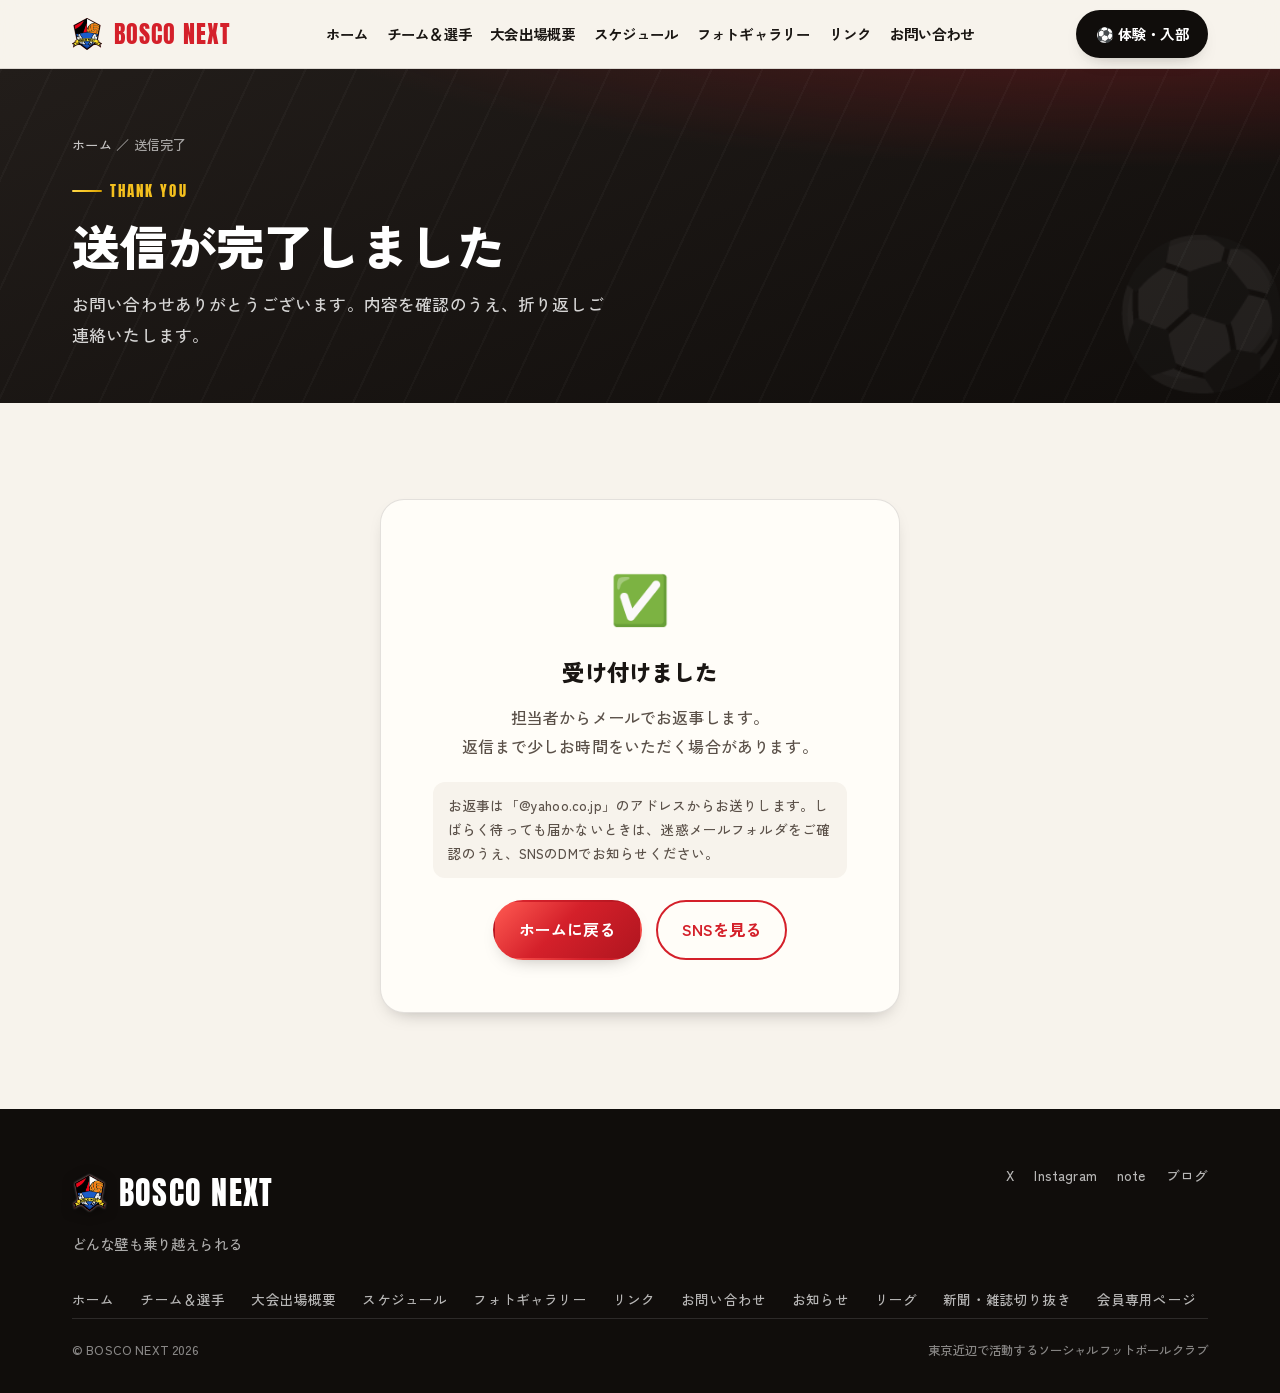
<file: thanks.html>
<!DOCTYPE html>
<html lang="ja">
<head>
<meta charset="UTF-8">
<meta name="viewport" content="width=device-width, initial-scale=1.0">
<title>送信完了｜BOSCO NEXT</title>
<meta name="robots" content="noindex">
<!-- ファビコン（タブのアイコン）。相対パスなので GitHub Pages(/bosconext/) と Netlify(/) の両方で解決します -->
<link rel="icon" href="favicon-32.png" sizes="32x32">
<link rel="icon" href="favicon-192.png" sizes="192x192">
<link rel="apple-touch-icon" href="apple-touch-icon.png">
<link rel="preconnect" href="https://fonts.googleapis.com">
<link rel="preconnect" href="https://fonts.gstatic.com" crossorigin>
<link href="https://fonts.googleapis.com/css2?family=Anton&family=Dela+Gothic+One&family=Zen+Kaku+Gothic+New:wght@400;500;700;900&display=swap" rel="stylesheet">
<link rel="stylesheet" href="style.css">
<link rel="canonical" href="https://weekendclub.github.io/bosconext/thanks.html">
<meta property="og:url" content="https://weekendclub.github.io/bosconext/thanks.html">
</head>
<body>

<header id="site-header"></header>
<nav class="mobile-menu" id="mobileMenu"></nav>

<section class="subhero">
  <div class="wrap subhero-inner">
    <div class="breadcrumb"><a href="index.html">ホーム</a> ／ 送信完了</div>
    <span class="kicker">Thank you</span>
    <h1>送信が完了しました</h1>
    <p>お問い合わせありがとうございます。内容を確認のうえ、折り返しご連絡いたします。</p>
  </div>
</section>

<section class="block">
  <div class="wrap" style="text-align:center">
    <div class="locked-card reveal" style="max-width:520px">
      <div class="lock">✅</div>
      <h3>受け付けました</h3>
      <p>担当者からメールでお返事します。<br>返信まで少しお時間をいただく場合があります。</p>
      <p class="thanks-note">お返事は「@yahoo.co.jp」のアドレスからお送りします。しばらく待っても届かないときは、迷惑メールフォルダをご確認のうえ、SNSのDMでお知らせください。</p>
      <div class="hero-cta" style="justify-content:center">
        <a class="btn btn-primary" href="index.html">ホームに戻る</a>
        <a class="btn btn-outline" href="links.html">SNSを見る</a>
      </div>
    </div>
  </div>
</section>

<footer id="site-footer"></footer>
<button class="to-top" id="toTop" aria-label="上に戻る">↑</button>

<script src="site.js"></script>
</body>
</html>
</file>
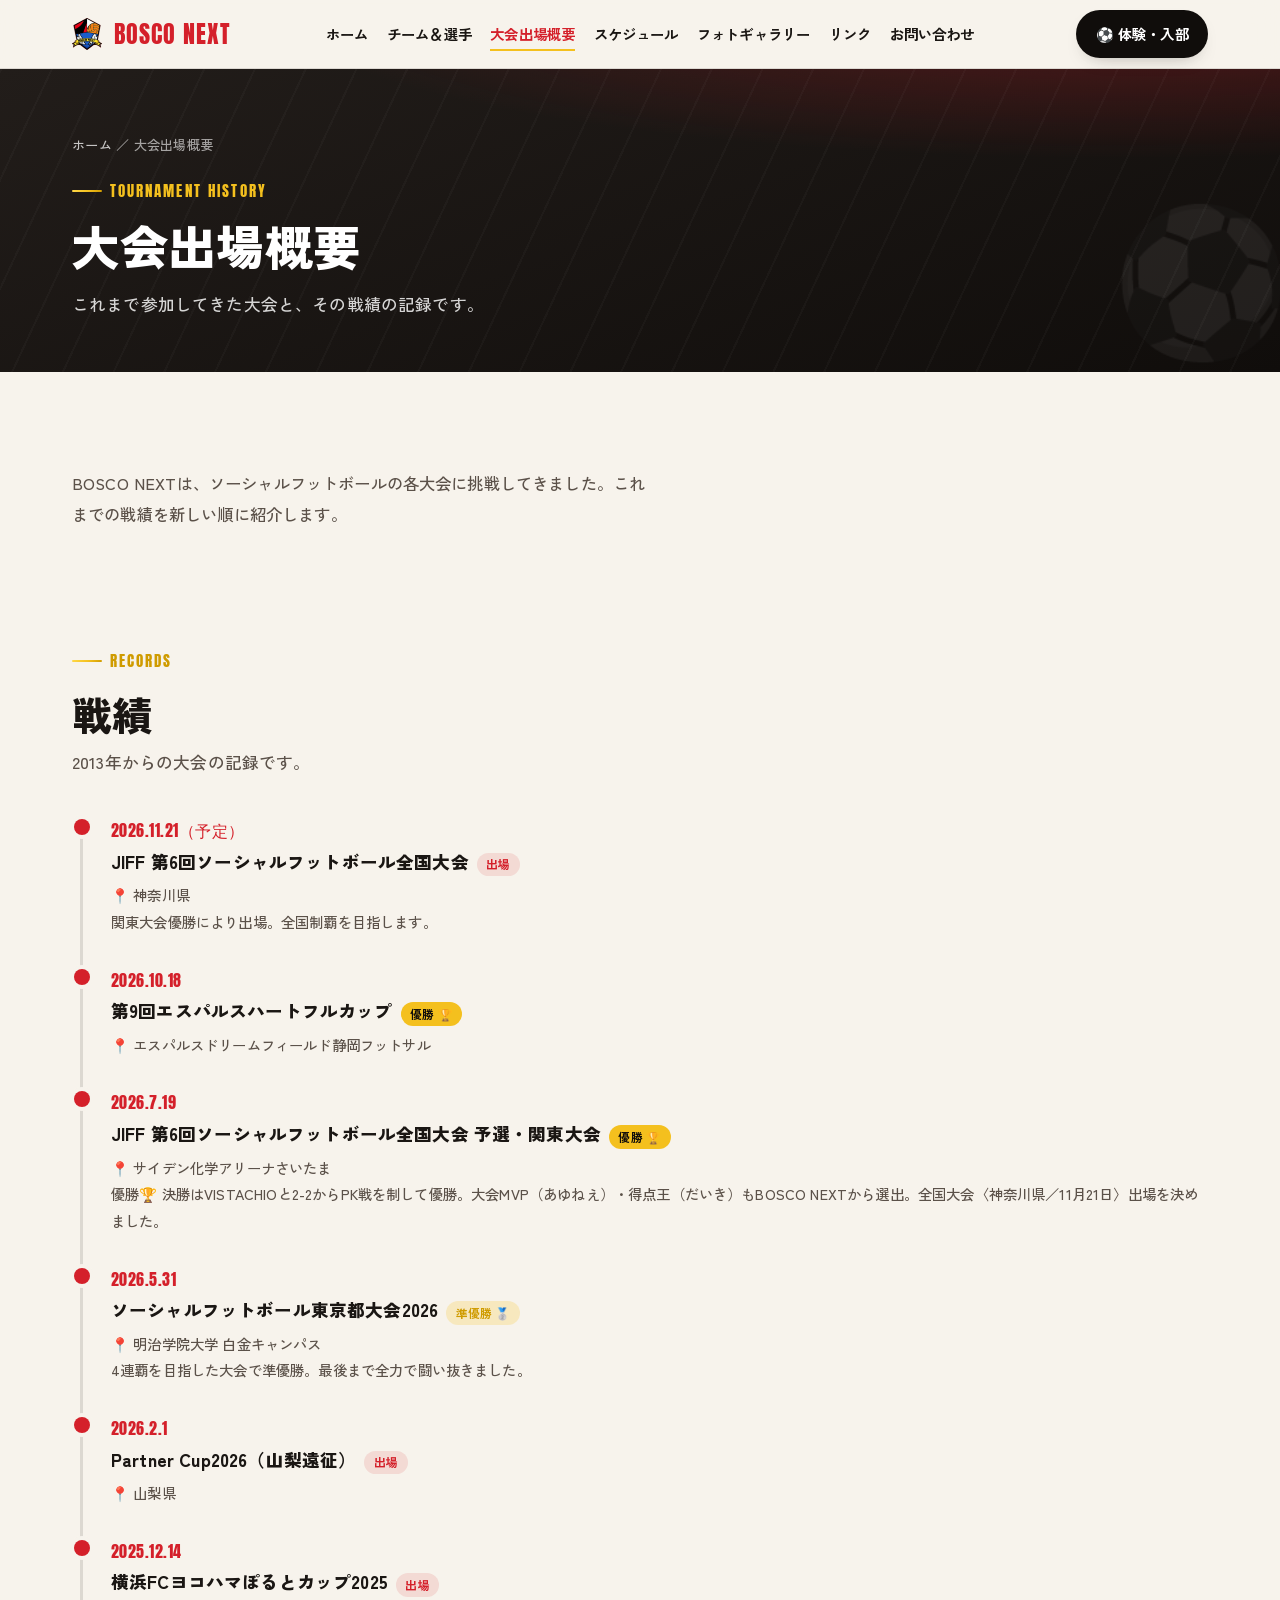
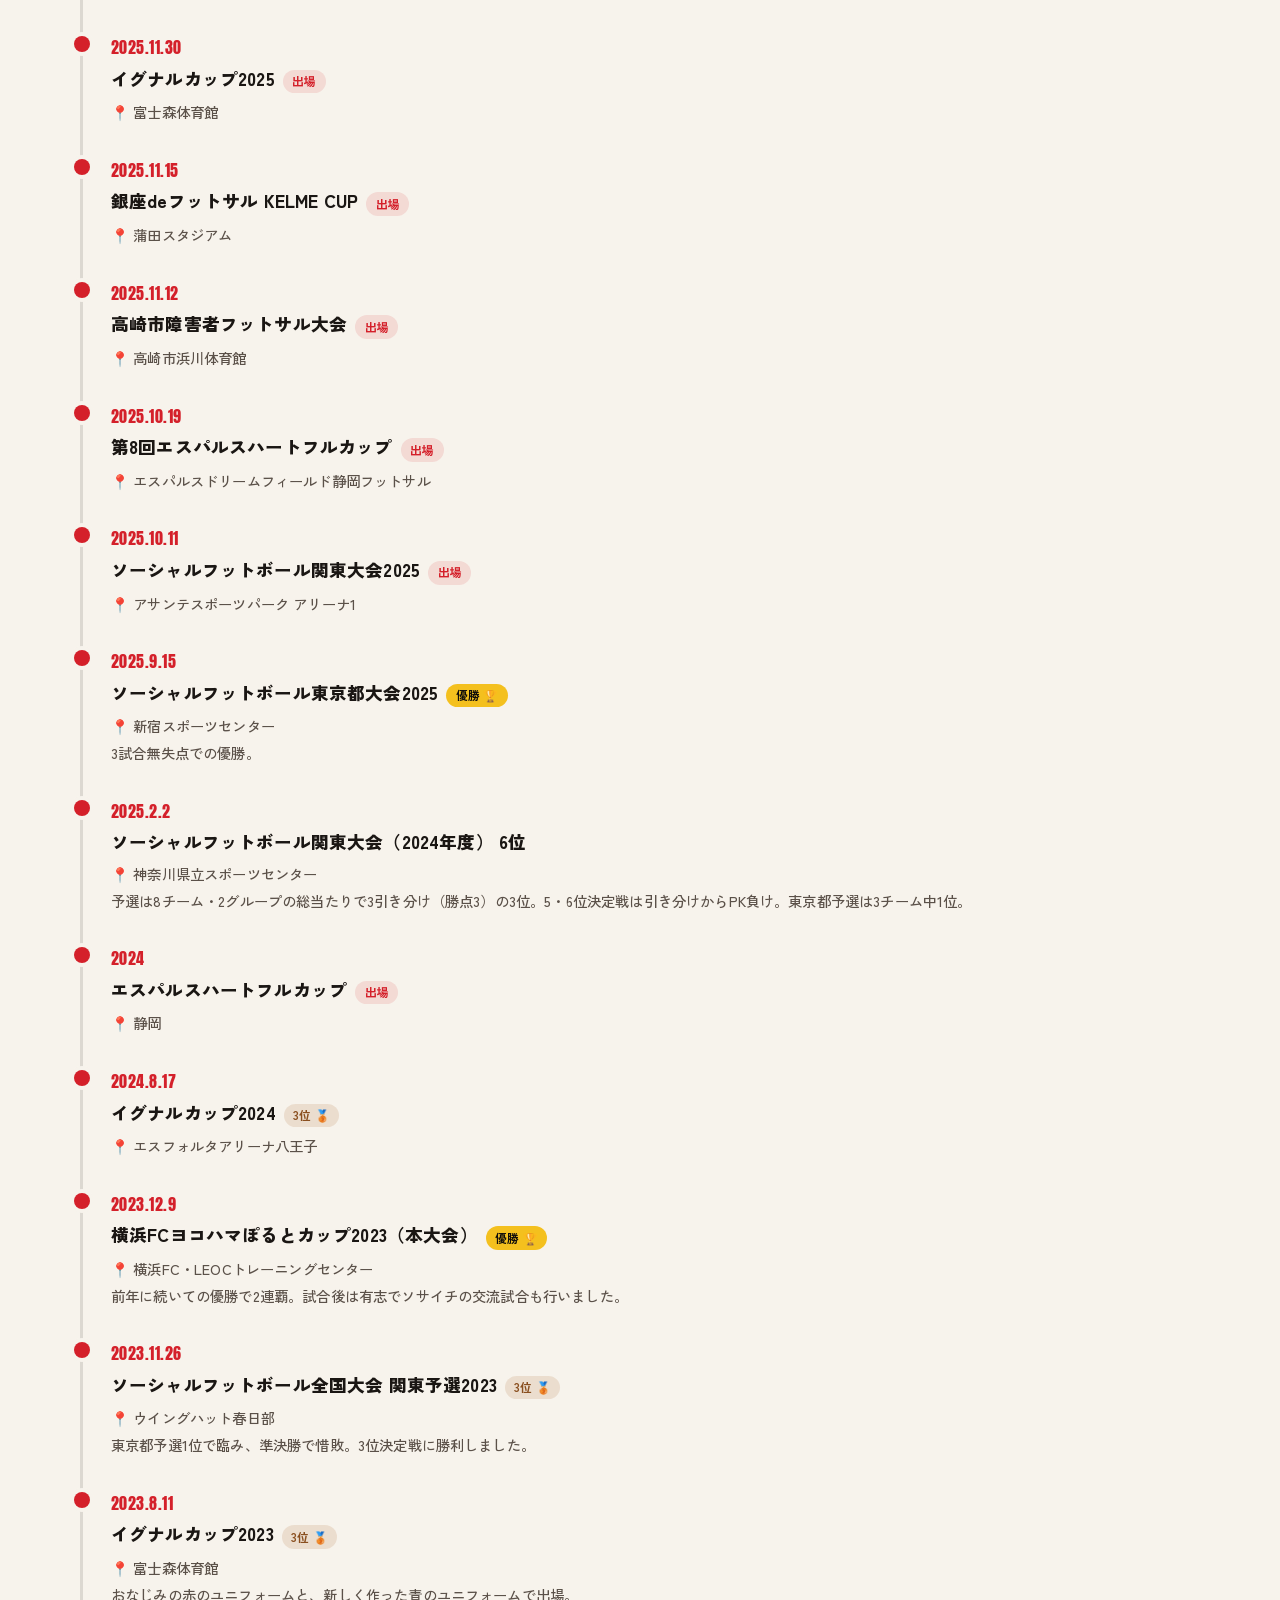
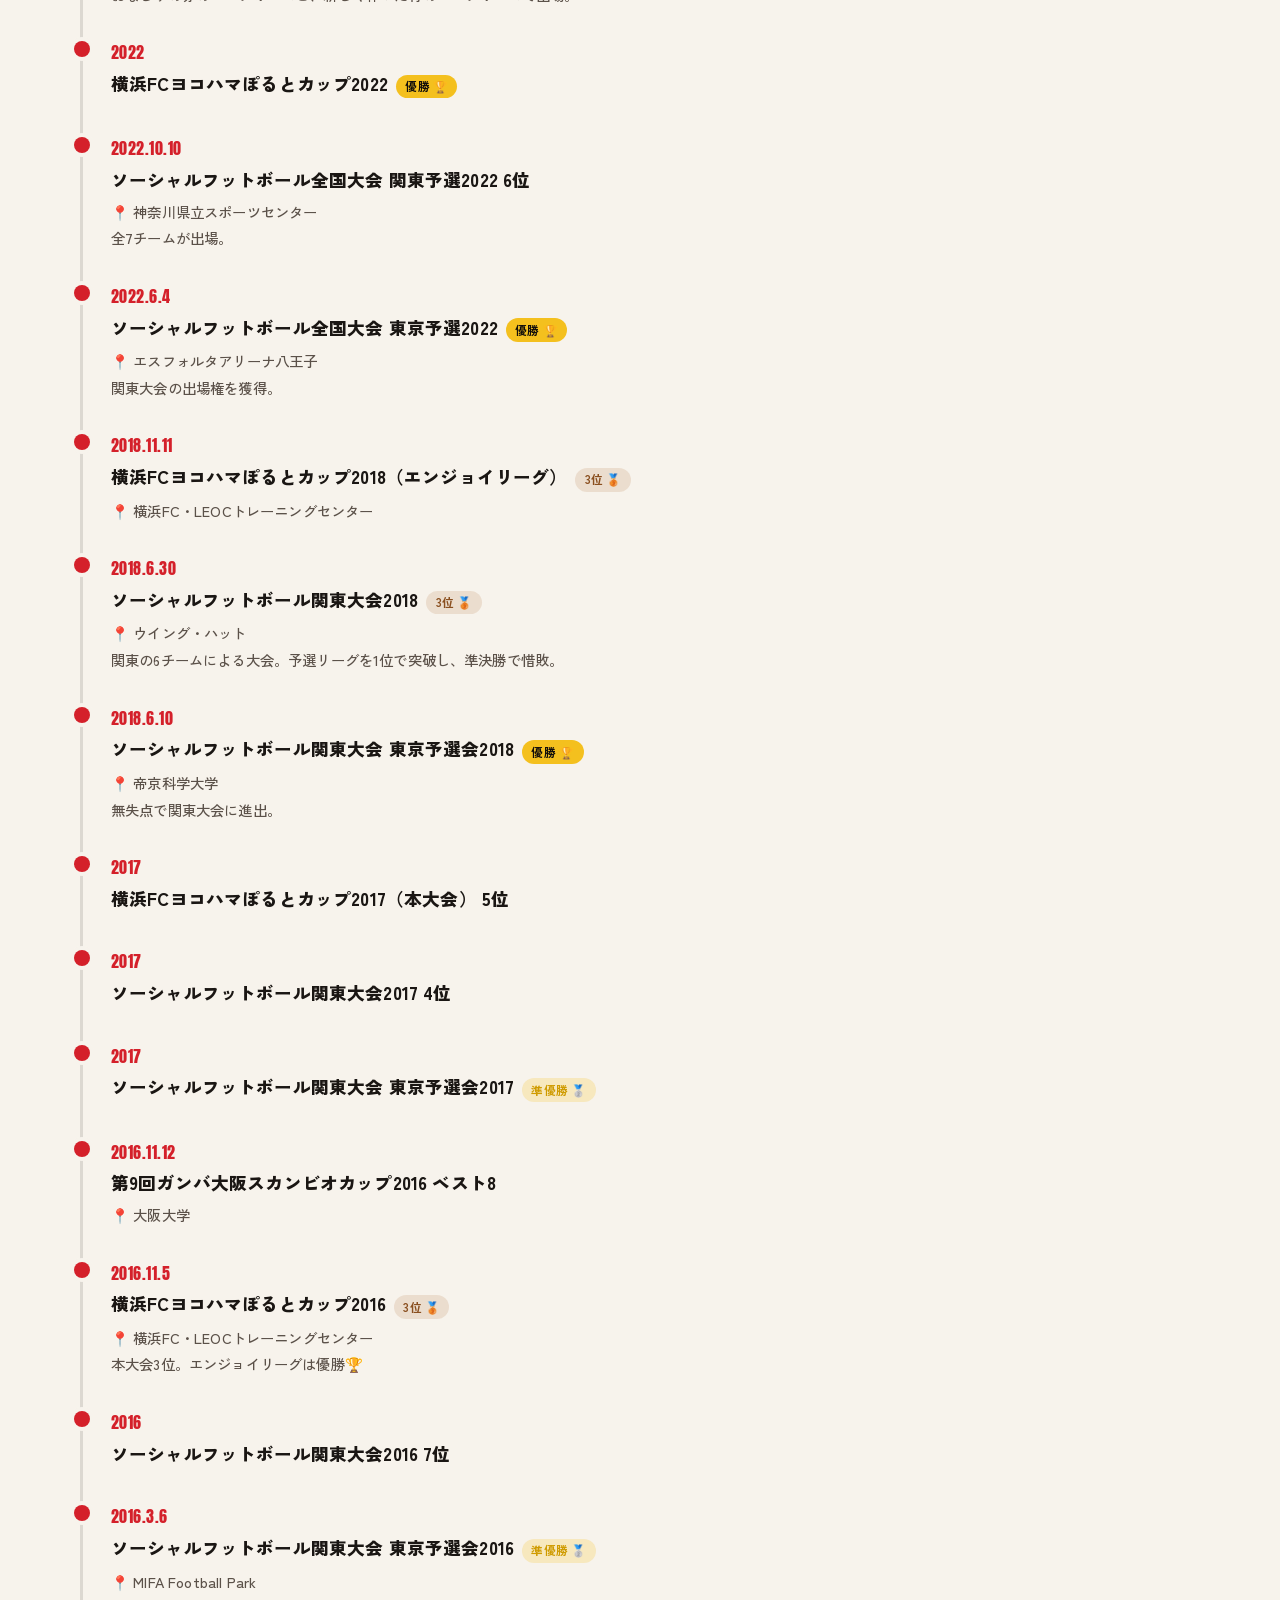
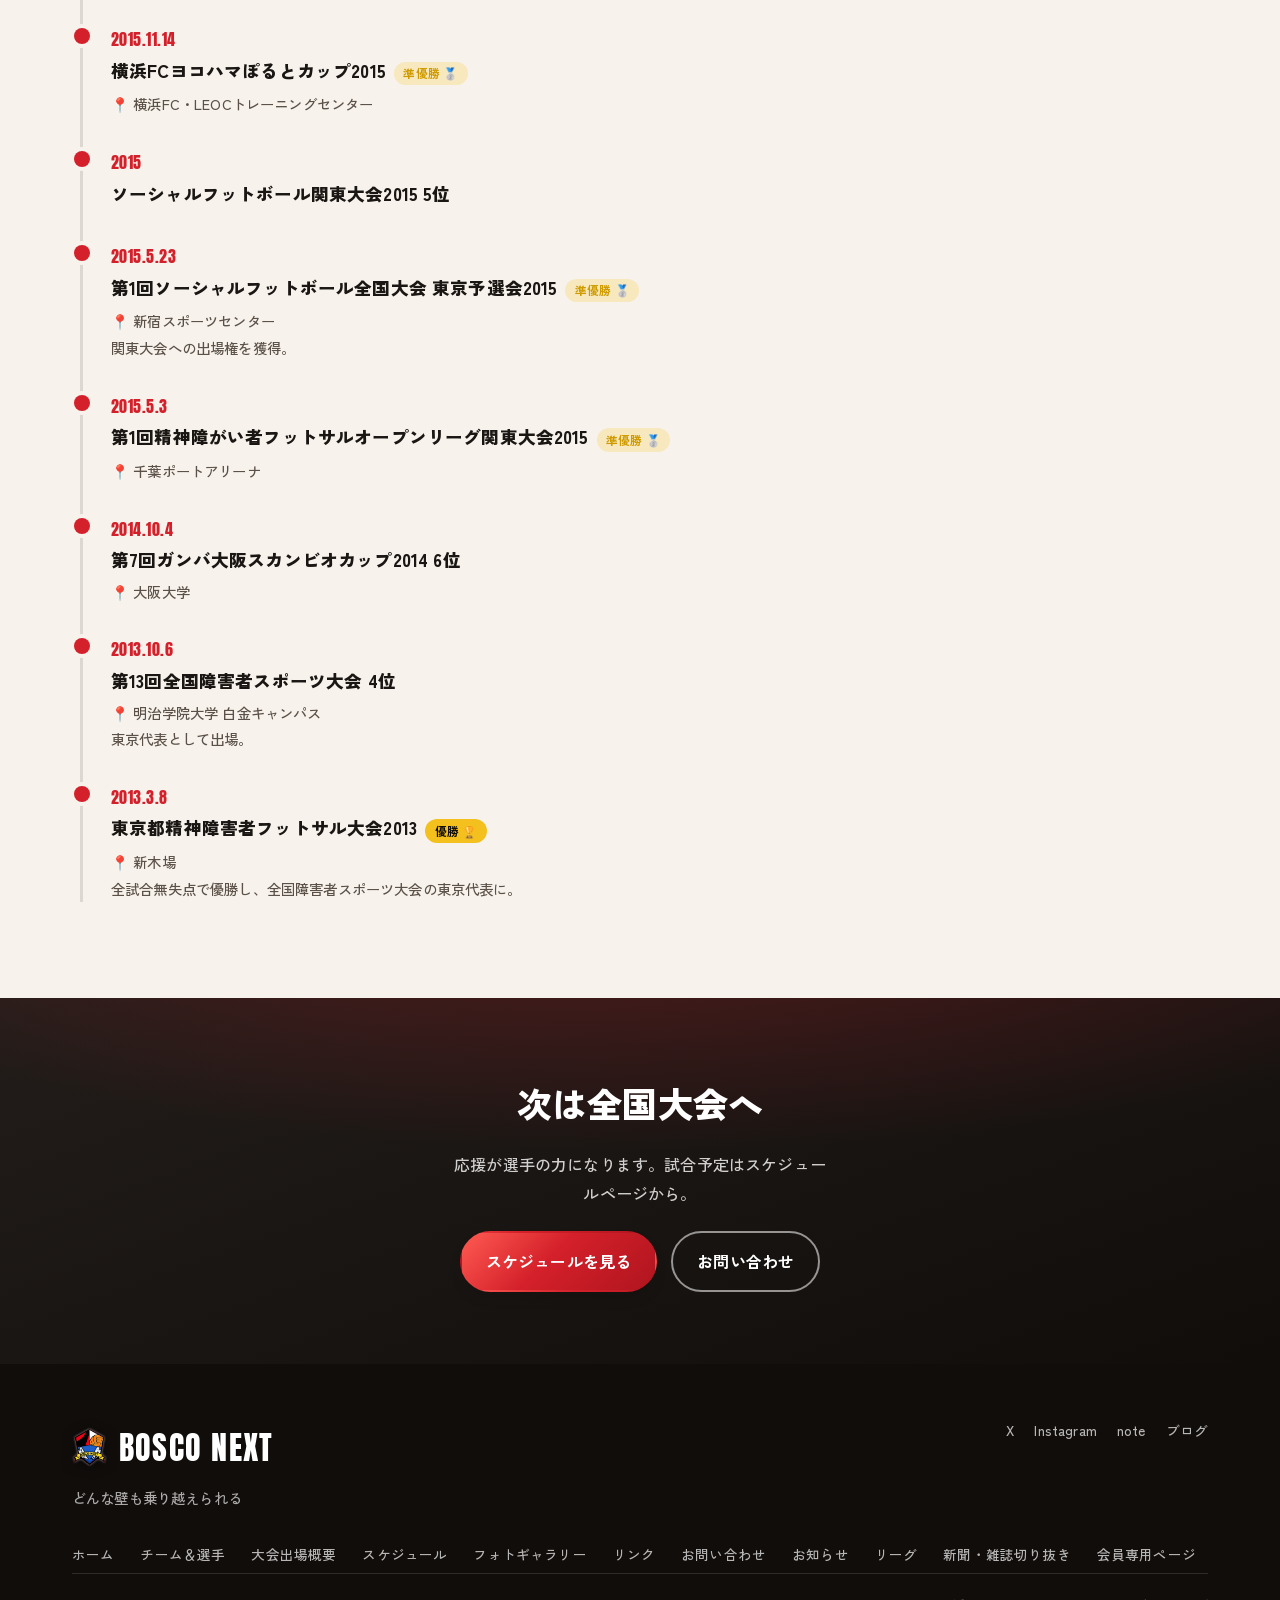
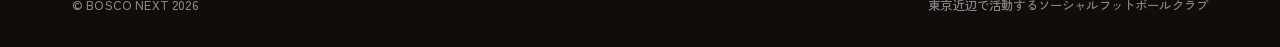
<file: tournaments.html>
<!DOCTYPE html>
<html lang="ja">
<head>
<meta charset="UTF-8">
<meta name="viewport" content="width=device-width, initial-scale=1.0">
<title>大会出場概要｜BOSCO NEXT</title>
<meta name="description" content="BOSCO NEXT（ボスコ ネクスト）の大会出場・戦績。ソーシャルフットボールの各大会への参加記録です。">
<!-- ファビコン（タブのアイコン）。相対パスなので GitHub Pages(/bosconext/) と Netlify(/) の両方で解決します -->
<link rel="icon" href="favicon-32.png" sizes="32x32">
<link rel="icon" href="favicon-192.png" sizes="192x192">
<link rel="apple-touch-icon" href="apple-touch-icon.png">
<link rel="preconnect" href="https://fonts.googleapis.com">
<link rel="preconnect" href="https://fonts.gstatic.com" crossorigin>
<link href="https://fonts.googleapis.com/css2?family=Anton&family=Dela+Gothic+One&family=Zen+Kaku+Gothic+New:wght@400;500;700;900&display=swap" rel="stylesheet">
<link rel="stylesheet" href="style.css">
<link rel="canonical" href="https://weekendclub.github.io/bosconext/tournaments.html">
<meta property="og:url" content="https://weekendclub.github.io/bosconext/tournaments.html">
</head>
<body>

<header id="site-header"></header>
<nav class="mobile-menu" id="mobileMenu"></nav>

<section class="subhero">
  <div class="wrap subhero-inner">
    <div class="breadcrumb"><a href="index.html">ホーム</a> ／ 大会出場概要</div>
    <span class="kicker">Tournament History</span>
    <h1>大会出場概要</h1>
    <p>これまで参加してきた大会と、その戦績の記録です。</p>
  </div>
</section>

<section class="block">
  <div class="wrap">
    <div class="lead-block reveal" id="lead"></div>
  </div>
</section>

<section class="block" style="padding-top:0">
  <div class="wrap">
    <div class="sec-head reveal">
      <span class="kicker">Records</span>
      <h2 class="sec-title">戦績</h2>
      <p class="sec-lead">2013年からの大会の記録です。</p>
    </div>
    <div class="timeline reveal" id="timeline"></div>
  </div>
</section>

<section class="cta-band">
  <div class="wrap">
    <h2>次は全国大会へ</h2>
    <p>応援が選手の力になります。試合予定はスケジュールページから。</p>
    <div class="hero-cta">
      <a class="btn btn-primary" href="schedule.html">スケジュールを見る</a>
      <a class="btn btn-ghost" data-link="contact">お問い合わせ</a>
    </div>
  </div>
</section>

<footer id="site-footer"></footer>
<button class="to-top" id="toTop" aria-label="上に戻る">↑</button>

<script src="site.js"></script>
<script>
/* =====================================================================
   ★★★ このページの内容はここを編集します ★★★
   ・大会を追加 → history の { } をコピーして「一番上」に貼る（新しい順）
   ・result は "win"（優勝）/ "2nd"（準優勝）/ "join"（出場）/ ""（なし）
   ===================================================================== */
const PAGE = {
  lead: [
    "BOSCO NEXTは、ソーシャルフットボールの各大会に挑戦してきました。これまでの戦績を新しい順に紹介します。"
  ],

  history: [
    {
      date:"2026.10.18",
      title:"第9回エスパルスハートフルカップ",
      meta:"エスパルスドリームフィールド静岡フットサル",
      result:"win",
      note:""
    },
    {
      date:"2026.7.19",
      title:"JIFF 第6回ソーシャルフットボール全国大会 予選・関東大会",
      meta:"サイデン化学アリーナさいたま",
      result:"win",
      note:"決勝はVISTACHIOと2-2からPK戦を制して優勝。全国大会〈神奈川県／11月21日〉出場を決めました。"
    },
    {
      date:"2026.5.31",
      title:"ソーシャルフットボール東京都大会2026",
      meta:"明治学院大学 白金キャンパス",
      result:"2nd",
      note:"4連覇を目指した大会で準優勝。最後まで全力で闘い抜きました。"
    }
  ]
};

/* ===== 表示の仕組み（内容は tournaments.json＝CMSで編集。読めない時は上の PAGE を表示）===== */
var badge = {win:'<span class="result-badge rb-win">優勝 🏆</span>',
             "2nd":'<span class="result-badge rb-2nd">準優勝 🥈</span>',
             "3rd":'<span class="result-badge rb-3rd">3位 🥉</span>',
             join:'<span class="result-badge rb-join">出場</span>', "":""};

function renderTournaments(d){
  document.getElementById("lead").innerHTML = (d.lead||[]).map(function(p){return '<p>'+esc(p)+'</p>';}).join("");
  document.getElementById("timeline").innerHTML = (d.history||[]).map(function(h){
    return '<div class="tl-item reveal"><div class="tl-date">'+esc(h.date)+'</div>'+
      '<div class="tl-title">'+esc(h.title)+(badge[h.result]||"")+'</div>'+
      (h.meta?'<div class="tl-meta">📍 '+esc(h.meta)+'</div>':'')+
      (h.note?'<div class="tl-meta">'+esc(h.note)+'</div>':'')+
      '</div>';
  }).join("");
  observeReveals();
}
loadJSON("tournaments.json", function(d){ renderTournaments(d || PAGE); });
</script>
</body>
</html>
</file>
<file: style.css>
/* ============================================================
   BOSCO NEXT 共通デザイン（全ページ共通）
   色を変えたいときは下の :root の数値を書き換えてください
   ============================================================ */
/* =====================================================================
   BOSCO NEXT トップページ  スタイル
   配色はユニフォームに合わせています（赤＝ベース／黒＝サッシュ・パンツ／ゴールド＝背番号）
   ※色を変えたいときは下の :root の数値を書き換えてください
   ===================================================================== */
:root{
  --paper:#f7f3ec;        /* 背景（あたたかい生成り色） */
  --paper-2:#fffdf8;      /* カードの白 */
  --ink:#1a1613;          /* 文字色（濃い・黒に近い） */
  --ink-soft:#5b5149;     /* 文字色（やわらかい） */
  --brand:#d4202a;        /* メインの赤（ユニフォーム） */
  --brand-600:#b0151f;    /* 濃い赤（ホバー用） */
  --brand-300:#ff5a52;    /* 明るい赤（グロー用） */
  --dark-700:#221d1a;     /* 暗い背景（黒／サッシュ・パンツ） */
  --dark-800:#171310;     /* 中間の黒 */
  --dark-900:#100d0b;     /* いちばん暗い黒 */
  --gold:#f4c01e;         /* アクセント（背番号のゴールド） */
  --gold-300:#ffd94a;     /* 明るいゴールド */
  --gold-600:#cf9b00;     /* 濃いゴールド */
  --line:rgba(26,22,19,.12);
  --shadow:0 22px 48px -26px rgba(15,11,9,.5);
  --shadow-sm:0 8px 20px -12px rgba(15,11,9,.4);
  --glow-red:0 0 0 1px rgba(212,32,42,.25), 0 18px 50px -18px rgba(212,32,42,.55);
  --glow-gold:0 0 0 1px rgba(244,192,30,.3), 0 18px 50px -18px rgba(244,192,30,.5);
  --grad-red:linear-gradient(135deg,var(--brand-300),var(--brand) 45%,var(--brand-600));
  --grad-gold:linear-gradient(135deg,var(--gold-300),var(--gold) 55%,var(--gold-600));
  --grad-dark:linear-gradient(160deg,var(--dark-700),var(--dark-900));
  --radius:18px;
  --radius-lg:26px;
  --maxw:1180px;
}

*{box-sizing:border-box;margin:0;padding:0}
html{scroll-behavior:smooth;-webkit-text-size-adjust:100%}
body{
  font-family:"Zen Kaku Gothic New",sans-serif;
  color:var(--ink);
  background:var(--paper);
  line-height:1.85;
  font-weight:500;
  letter-spacing:.01em;
  overflow-x:hidden;
}
img{max-width:100%;display:block}
a{color:inherit;text-decoration:none}
.wrap{max-width:var(--maxw);margin:0 auto;padding:0 22px}

/* ---------- 共通：セクション見出し ---------- */
.kicker{
  font-family:"Anton",sans-serif;
  letter-spacing:.14em;
  color:var(--gold-600);
  font-size:clamp(.8rem,2.4vw,.95rem);
  display:inline-flex;align-items:center;gap:.5em;
  text-transform:uppercase;
}
.kicker::before{content:"";width:30px;height:2px;background:var(--gold);display:inline-block}
.sec-title{
  font-weight:900;
  font-size:clamp(1.55rem,5vw,2.5rem);
  line-height:1.25;
  margin:.35em 0 .2em;
  letter-spacing:.01em;
}
.sec-lead{color:var(--ink-soft);max-width:62ch;font-size:clamp(.95rem,2.6vw,1.05rem)}

/* ---------- ボタン ---------- */
.btn{
  position:relative;overflow:hidden;
  display:inline-flex;align-items:center;gap:.5em;
  font-weight:700;font-family:"Zen Kaku Gothic New",sans-serif;
  padding:.85em 1.5em;border-radius:999px;
  font-size:1rem;cursor:pointer;border:2px solid transparent;
  transition:transform .18s ease, box-shadow .18s ease, background .18s ease, color .18s ease;
  white-space:nowrap;
}
/* ボタンの上を光が滑るエフェクト */
.btn::after{
  content:"";position:absolute;top:0;left:-120%;width:60%;height:100%;
  background:linear-gradient(100deg,transparent,rgba(255,255,255,.45),transparent);
  transform:skewX(-18deg);transition:left .55s ease;pointer-events:none;
}
.btn:hover::after{left:130%}
.btn-primary{background:var(--grad-red);color:#fff;box-shadow:var(--shadow-sm)}
.btn-primary:hover{transform:translateY(-3px);box-shadow:0 18px 34px -14px rgba(212,32,42,.65)}
.btn-gold{background:var(--grad-gold);color:var(--dark-900);box-shadow:var(--shadow-sm)}
.btn-gold:hover{transform:translateY(-3px);box-shadow:0 18px 34px -14px rgba(244,192,30,.65)}
.btn-ghost{border-color:rgba(255,255,255,.55);color:#fff}
.btn-ghost:hover{background:#fff;color:var(--dark-900);transform:translateY(-3px)}
.btn-dark{background:var(--dark-900);color:#fff;box-shadow:var(--shadow-sm)}
.btn-dark:hover{transform:translateY(-3px);background:var(--dark-700)}
.btn-outline{border-color:var(--brand);color:var(--brand)}
.btn-outline:hover{background:var(--brand);color:#fff;transform:translateY(-3px)}

/* =====================================================================
   ヘッダー（上部の固定メニュー）
   ===================================================================== */
header{
  position:sticky;top:0;z-index:60;
  background:rgba(247,243,236,.82);
  backdrop-filter:blur(14px) saturate(1.2);
  -webkit-backdrop-filter:blur(14px) saturate(1.2);
  border-bottom:1px solid var(--line);
  transition:box-shadow .3s ease, background .3s ease;
}
header.scrolled{box-shadow:0 10px 30px -20px rgba(15,11,9,.6);background:rgba(247,243,236,.94)}
/* スクロール進捗バー */
.scroll-progress{position:absolute;left:0;bottom:-1px;height:3px;width:0;background:var(--grad-red);
  box-shadow:0 0 12px rgba(212,32,42,.6);z-index:2;transition:width .1s linear}
.nav{display:flex;align-items:center;justify-content:space-between;height:68px}
.brand{display:flex;align-items:center;gap:.5em;font-family:"Anton",sans-serif;font-size:1.5rem;letter-spacing:.04em;color:var(--brand)}
/* ヘッダーのマークはクラブエンブレム。
   画像のURLは style.css からの相対なので、GitHub Pages(/bosconext/) と
   Netlify(/) の両方で解決します。縦横比は 330:354。 */
.brand .ball{width:30px;height:32px;flex:none;
  background:url(images/emblem-mark.png) center/contain no-repeat;
  transition:transform .25s ease}
.brand:hover .ball{transform:scale(1.08) rotate(-4deg)}
.nav-links{display:flex;gap:1.15rem;align-items:center;list-style:none}
.nav-links a{font-size:.9rem;font-weight:700;color:var(--ink);padding:.3em 0;position:relative}
.nav-links a::after{content:"";position:absolute;left:0;bottom:-2px;height:2px;width:0;background:var(--gold);transition:width .2s}
.nav-links a:hover::after{width:100%}
.nav-cta{margin-left:.4rem}
.nav-cta .btn{padding:.6em 1.2em;font-size:.9rem}
.burger{display:none;flex-direction:column;gap:5px;background:none;border:0;cursor:pointer;padding:8px}
.burger span{width:26px;height:3px;background:var(--brand);border-radius:3px;transition:.25s}
.burger.open span:nth-child(1){transform:translateY(8px) rotate(45deg)}
.burger.open span:nth-child(2){opacity:0}
.burger.open span:nth-child(3){transform:translateY(-8px) rotate(-45deg)}

/* モバイルメニュー */
.mobile-menu{position:fixed;inset:68px 0 auto 0;background:var(--dark-900);color:#fff;z-index:55;
  transform:translateY(-120%);transition:transform .35s cubic-bezier(.6,.05,.2,1);padding:20px 22px 30px;max-height:calc(100vh - 68px);overflow:auto}
.mobile-menu.open{transform:translateY(0)}
.mobile-menu a{display:block;padding:.8em 0;border-bottom:1px solid rgba(255,255,255,.12);font-weight:700;font-size:1.05rem}
.mobile-menu .btn{margin-top:18px;width:100%;justify-content:center}

/* =====================================================================
   ヒーロー（一番上の大きな見出し）
   ===================================================================== */
.hero{position:relative;color:#fff;overflow:hidden;
  background:
    radial-gradient(120% 80% at 85% -10%, rgba(212,32,42,.34), transparent 55%),
    linear-gradient(160deg,var(--dark-700),var(--dark-900));
}
.hero::before{ /* ピッチのライン風テクスチャ */
  content:"";position:absolute;inset:0;opacity:.5;
  background-image:repeating-linear-gradient(115deg, rgba(255,255,255,.045) 0 2px, transparent 2px 46px);
  pointer-events:none;
}
.hero::after{ /* やわらかいドット */
  content:"";position:absolute;inset:0;opacity:.5;
  background-image:radial-gradient(rgba(255,255,255,.05) 1px, transparent 1px);
  background-size:26px 26px;pointer-events:none;
}
/* ゆっくり動くスポットライトのグロー */
.hero-glow{position:absolute;inset:-20% -10% auto auto;width:60vw;height:60vw;max-width:720px;max-height:720px;
  background:radial-gradient(circle, rgba(212,32,42,.38), transparent 62%);
  filter:blur(8px);pointer-events:none;animation:heroFloat 14s ease-in-out infinite alternate;z-index:0}
.hero-glow.g2{inset:auto auto -25% -12%;background:radial-gradient(circle, rgba(244,192,30,.22), transparent 60%);animation-duration:18s;animation-delay:-6s}
@keyframes heroFloat{from{transform:translate(0,0) scale(1)}to{transform:translate(-6%,7%) scale(1.12)}}
.hero-inner{position:relative;z-index:1;display:grid;grid-template-columns:1.15fr .85fr;gap:48px;align-items:center;padding:clamp(48px,7vw,86px) 0 clamp(54px,7vw,90px)}
.eyebrow{display:inline-flex;align-items:center;gap:.6em;font-weight:700;font-size:.85rem;letter-spacing:.08em;
  background:rgba(255,255,255,.08);border:1px solid rgba(255,255,255,.22);padding:.45em 1em;border-radius:999px;margin-bottom:22px;
  backdrop-filter:blur(4px)}
.eyebrow .dot{width:8px;height:8px;border-radius:50%;background:var(--gold);box-shadow:0 0 0 0 rgba(244,192,30,.5);animation:pulseDot 2.2s ease-out infinite}
@keyframes pulseDot{0%{box-shadow:0 0 0 0 rgba(244,192,30,.55)}70%{box-shadow:0 0 0 10px rgba(244,192,30,0)}100%{box-shadow:0 0 0 0 rgba(244,192,30,0)}}
.hero h1{font-family:"Anton",sans-serif;font-weight:400;line-height:.92;letter-spacing:.02em;
  font-size:clamp(3.2rem,12vw,6.8rem);margin-bottom:.1em;
  background:linear-gradient(180deg,#fff 40%,#e9ddca);-webkit-background-clip:text;background-clip:text;color:transparent;
  text-shadow:0 20px 50px rgba(0,0,0,.35)}
.hero h1 .ja{display:block;font-family:"Zen Kaku Gothic New";font-weight:900;font-size:clamp(1rem,3.4vw,1.5rem);letter-spacing:.18em;color:rgba(255,255,255,.8);
  -webkit-text-fill-color:rgba(255,255,255,.8);margin-top:.5em;text-shadow:none}
.tagline{font-family:"Dela Gothic One",sans-serif;font-size:clamp(1.5rem,5.6vw,2.7rem);line-height:1.35;margin:.5em 0 .1em}
.tagline .hl{color:var(--gold);position:relative;background:var(--grad-gold);-webkit-background-clip:text;background-clip:text;-webkit-text-fill-color:transparent}
.hero-badges{display:flex;flex-wrap:wrap;gap:10px;margin:26px 0 30px}
.hero-badges span{font-size:.8rem;font-weight:700;background:rgba(255,255,255,.08);border:1px solid rgba(255,255,255,.2);
  padding:.5em .95em;border-radius:10px;letter-spacing:.02em;transition:transform .2s ease,border-color .2s ease,background .2s ease}
.hero-badges span:hover{transform:translateY(-2px);border-color:rgba(244,192,30,.5);background:rgba(244,192,30,.12)}
.hero-cta{display:flex;flex-wrap:wrap;gap:14px}
.hero-meta{margin-top:26px;font-size:.82rem;color:rgba(255,255,255,.6);letter-spacing:.04em}

/* ヒーロー右側の写真 */
.hero-photo{position:relative}
.hero-photo .frame{position:relative;border-radius:22px;overflow:hidden;box-shadow:0 40px 80px -30px rgba(0,0,0,.75);transform:rotate(2deg);
  padding:6px;background:linear-gradient(135deg,#fff,rgba(255,255,255,.6));
  transition:transform .4s cubic-bezier(.2,.7,.2,1)}
.hero-photo .frame::before{content:"";position:absolute;inset:0;border-radius:22px;padding:2px;
  background:var(--grad-gold);-webkit-mask:linear-gradient(#000 0 0) content-box,linear-gradient(#000 0 0);
  -webkit-mask-composite:xor;mask-composite:exclude;opacity:.9;pointer-events:none}
.hero-photo .frame img{width:100%;height:420px;object-fit:cover;border-radius:17px}
.hero-photo:hover .frame{transform:rotate(0deg) scale(1.01)}
.hero-photo .score{position:absolute;left:-18px;bottom:24px;background:var(--grad-gold);color:var(--dark-900);
  font-family:"Dela Gothic One";font-size:1.05rem;padding:.7em 1.1em;border-radius:14px;box-shadow:var(--glow-gold);transform:rotate(-3deg);line-height:1.3;max-width:230px}
.hero-photo .score small{display:block;font-family:"Zen Kaku Gothic New";font-weight:700;font-size:.7rem;opacity:.85;letter-spacing:.04em}

/* 速報ティッカー */
.ticker{background:var(--grad-gold);color:var(--dark-900);position:relative;overflow:hidden;border-top:3px solid var(--dark-900);border-bottom:3px solid var(--dark-900)}
.ticker::before,.ticker::after{content:"";position:absolute;top:0;bottom:0;width:60px;z-index:2;pointer-events:none}
.ticker::before{left:0;background:linear-gradient(90deg,var(--gold),transparent)}
.ticker::after{right:0;background:linear-gradient(270deg,var(--gold-600),transparent)}
.ticker-track{display:flex;gap:48px;white-space:nowrap;padding:11px 0;width:max-content;animation:scroll 32s linear infinite;font-weight:700;font-size:.95rem}
.ticker:hover .ticker-track{animation-play-state:paused}
.ticker-track span{display:inline-flex;align-items:center;gap:.5em}
@keyframes scroll{from{transform:translateX(0)}to{transform:translateX(-50%)}}

/* =====================================================================
   セクション共通の余白
   ===================================================================== */
section.block{padding:clamp(56px,8vw,96px) 0}
.sec-head{margin-bottom:38px}

/* ---------- お知らせ ---------- */
#news{background:var(--paper)}
.news-grid{display:grid;grid-template-columns:repeat(auto-fill,minmax(min(300px,100%),1fr));gap:22px}
/* トップページの「最新の1件」は横いっぱいで見せる */
.news-latest{grid-template-columns:1fr}
.news-latest .news-card{padding:clamp(26px,3.4vw,34px)}
.news-latest .news-card h3{font-size:clamp(1.18rem,3vw,1.5rem)}
.news-latest .news-card p{max-width:72ch}
.news-card{background:var(--paper-2);border:1px solid var(--line);border-radius:var(--radius);padding:26px;
  position:relative;overflow:hidden;transition:transform .2s ease, box-shadow .2s ease;display:flex;flex-direction:column}
.news-card::before{content:"";position:absolute;left:0;top:0;bottom:0;width:5px;background:var(--brand)}
.news-card:hover{transform:translateY(-6px);box-shadow:var(--shadow)}
.news-top{display:flex;align-items:center;gap:12px;margin-bottom:14px;flex-wrap:wrap}
.news-date{font-family:"Anton",sans-serif;font-size:1.05rem;color:var(--brand);letter-spacing:.04em}
.tag{font-size:.72rem;font-weight:700;padding:.32em .8em;border-radius:999px;letter-spacing:.03em}
.tag.result{background:rgba(244,192,30,.2);color:var(--gold-600)}
.tag.report{background:rgba(212,32,42,.12);color:var(--brand)}
.tag.info{background:rgba(26,22,19,.08);color:var(--ink-soft)}
.news-card h3{font-size:1.18rem;font-weight:900;line-height:1.45;margin-bottom:10px}
.news-card p{color:var(--ink-soft);font-size:.95rem}
.news-card .more{margin-top:14px;font-weight:700;color:var(--brand);font-size:.9rem;display:inline-flex;align-items:center;gap:.4em;align-self:flex-start}
.news-card .more:hover{color:var(--gold-600)}
.news-card .more::after{content:"→";transition:transform .2s}
.news-card .more:hover::after{transform:translateX(4px)}

/* ---------- 次の試合・スケジュール ---------- */
#schedule{background:linear-gradient(180deg,var(--paper),#efe9db)}
.next-match{background:linear-gradient(150deg,var(--dark-700),var(--dark-900));color:#fff;border-radius:24px;
  padding:clamp(28px,4vw,42px);position:relative;overflow:hidden;box-shadow:var(--shadow);margin-bottom:22px}
.next-match::after{content:"⚽";position:absolute;right:-10px;bottom:-26px;font-size:9rem;opacity:.08}
.nm-flag{display:inline-block;background:var(--gold);color:var(--dark-900);font-weight:700;font-size:.78rem;padding:.4em .9em;border-radius:999px;letter-spacing:.05em;margin-bottom:18px}
.nm-grid{display:grid;grid-template-columns:auto 1fr;gap:28px;align-items:center}
.nm-date{text-align:center;border-right:1px solid rgba(255,255,255,.2);padding-right:28px}
.nm-date .d{font-family:"Anton",sans-serif;font-size:clamp(2.6rem,8vw,3.8rem);line-height:.9;color:var(--gold)}
.nm-date .m{font-weight:700;letter-spacing:.1em;font-size:.85rem;opacity:.85;margin-top:6px}
.nm-info h3{font-size:clamp(1.1rem,3vw,1.4rem);font-weight:900;line-height:1.45;margin-bottom:10px}
.nm-info .place{font-size:.95rem;opacity:.9;display:flex;gap:.5em;align-items:baseline}
.nm-info .place a{color:var(--gold);font-weight:700;border-bottom:1px solid rgba(244,192,30,.4)}
.nm-info .note{margin-top:12px;font-size:.92rem;opacity:.85}
.sched-list{display:flex;flex-direction:column;gap:12px}
.sched-row{display:grid;grid-template-columns:130px 1fr;gap:18px;background:var(--paper-2);border:1px solid var(--line);border-radius:14px;padding:18px 22px;align-items:center}
.sched-row .sd{font-family:"Anton",sans-serif;color:var(--brand);font-size:1.05rem;letter-spacing:.03em}
.sched-row .st{font-weight:700}
.sched-row .sp{font-size:.88rem;color:var(--ink-soft)}

/* ---------- BOSCO NEXTとは ---------- */
#about{background:var(--dark-900);color:#fff;position:relative;overflow:hidden}
#about::before{content:"";position:absolute;inset:0;background-image:radial-gradient(rgba(255,255,255,.05) 1px,transparent 1px);background-size:24px 24px;opacity:.6}
.about-grid{position:relative;display:grid;grid-template-columns:1fr 1fr;gap:54px;align-items:center}
#about .kicker{color:var(--gold)}
#about .sec-title{color:#fff}
.about-body p{color:rgba(255,255,255,.85);margin-bottom:1.1em;font-size:1.02rem}
.about-body p:last-child{margin-bottom:0}
.about-photo .frame{border-radius:22px;overflow:hidden;border:5px solid rgba(255,255,255,.12);box-shadow:0 40px 70px -30px rgba(0,0,0,.7)}
.about-photo img{width:100%;height:440px;object-fit:cover}

/* ---------- クラブ理念（タブで切り替え） ---------- */
#values{background:linear-gradient(180deg,var(--paper),#efe9db)}

/* 見出しの右に「BOSCO」のワードマークを置く */
.values-head{display:grid;grid-template-columns:1fr auto;gap:24px 46px;align-items:end}
.bosco-key{text-align:right;max-width:min(34em,46vw);justify-self:end}
.bosco-mark{
  font-family:"Anton",sans-serif;line-height:1;color:var(--brand);
  font-size:clamp(2rem,5.6vw,3.3rem);
  letter-spacing:.17em;margin-right:-.17em;   /* 字間の余りぶんを戻して右端を揃える */
  text-shadow:0 10px 26px rgba(212,32,42,.2);
}
/* BO / S / CO の区切りを、ゴールドの下線で示す */
.bosco-mark .seg{position:relative;display:inline-block;padding-bottom:.26em}
.bosco-mark .seg::after{content:"";position:absolute;left:0;right:.17em;bottom:0;
  height:3px;border-radius:2px;background:var(--grad-gold)}
.bosco-note{margin-top:14px;font-size:.85rem;line-height:1.75;color:var(--ink-soft)}

/* ---- タブ ---- */
.values-tabs{display:grid;grid-template-columns:repeat(3,1fr);gap:10px;margin-bottom:16px}
.v-tab{
  display:flex;align-items:center;justify-content:center;gap:10px;min-width:0;
  padding:11px 14px;border:1px solid var(--line);border-radius:14px;
  background:var(--paper-2);font:inherit;cursor:pointer;
  transition:background .22s ease,border-color .22s ease,transform .22s ease,box-shadow .22s ease;
}
.v-tab:hover{transform:translateY(-2px);border-color:rgba(212,32,42,.32)}
.v-tab:focus-visible{outline:3px solid var(--gold);outline-offset:2px}
.v-tab .v-en{
  font-family:"Anton",sans-serif;text-transform:uppercase;letter-spacing:.05em;
  font-size:clamp(.8rem,2.1vw,1.05rem);color:var(--brand);
  min-width:0;overflow:hidden;text-overflow:ellipsis;white-space:nowrap;
  transition:color .22s ease;
}
/* 選択中のタブ（戦績バンドと同じ、黒地にゴールド） */
.v-tab.on{background:var(--grad-dark);border-color:transparent;box-shadow:var(--shadow-sm)}
.v-tab.on:hover{transform:none}
.v-tab.on .v-en{color:var(--gold)}
/* BOSCOの担当ぶんを示すバッジ（Bo / S / Co） */
.v-tab .v-letter{
  flex:none;min-width:44px;height:36px;padding:.08em 12px 0;border-radius:999px;
  display:inline-flex;align-items:center;justify-content:center;
  font-family:"Anton",sans-serif;font-size:1.2rem;line-height:1;letter-spacing:.04em;
  background:var(--grad-gold);color:var(--dark-900);
}

/* ---- 中身のパネル ---- */
.value-card{
  position:relative;overflow:hidden;display:flex;gap:18px;align-items:flex-start;
  background:var(--paper-2);border:1px solid var(--line);border-radius:var(--radius);
  padding:clamp(24px,3.2vw,32px) clamp(24px,3.2vw,34px);box-shadow:var(--shadow-sm);
}
.value-card[hidden]{display:none}
.value-card::before{content:"";position:absolute;left:0;top:0;bottom:0;width:5px;background:var(--grad-red)}
/* タブを切り替えたときにふわっと出す */
.value-card.in{animation:valueIn .4s cubic-bezier(.2,.7,.2,1)}
@keyframes valueIn{from{opacity:0;transform:translateY(8px)}to{opacity:1;transform:none}}
.value-card .v-ic{flex:none;font-size:2.1rem;line-height:1.2}
.value-card .v-text{min-width:0}
.value-card .v-ja{
  position:relative;font-size:clamp(1.05rem,3vw,1.3rem);font-weight:900;line-height:1.5;
  margin:0 0 .8em;padding-bottom:.7em;
}
.value-card .v-ja::after{content:"";position:absolute;left:0;bottom:0;width:34px;height:3px;
  background:var(--grad-gold);border-radius:2px}
.value-card p{color:var(--ink-soft);font-size:.95rem;margin:0}

/* ---------- 仲間募集 ---------- */
#join{background:var(--paper)}
.join-card{background:var(--paper-2);border:1px solid var(--line);border-radius:var(--radius);padding:clamp(28px,4vw,40px);box-shadow:var(--shadow-sm)}
.join-card h3{font-size:1.4rem;font-weight:900;margin-bottom:14px;display:flex;align-items:center;gap:.4em}
.join-card p{color:var(--ink-soft);margin-bottom:1em;max-width:74ch}
.join-btns{display:flex;flex-wrap:wrap;gap:14px;margin-top:20px}
/* 対戦募集は同じカードの中の小ブロック */
.taisen{margin-top:26px;border-left:5px solid var(--gold);background:rgba(244,192,30,.08);border-radius:14px;padding:20px 24px}
.taisen h4{font-weight:900;font-size:1.1rem;margin-bottom:6px;display:flex;align-items:center;gap:.4em}
.taisen p{color:var(--ink-soft);font-size:.95rem;margin-bottom:0}
.taisen-link{display:inline-block;margin-top:10px;font-weight:700;font-size:.92rem;color:var(--brand);border-bottom:2px solid rgba(212,32,42,.3);transition:border-color .18s ease}
.taisen-link:hover{border-bottom-color:var(--brand)}

/* ---------- お知らせ一覧ページのしぼり込み ---------- */
.news-filter{display:flex;flex-wrap:wrap;gap:10px;margin-bottom:24px}
.nf-btn{
  font:inherit;font-weight:700;font-size:.88rem;cursor:pointer;
  padding:.5em 1.1em;border-radius:999px;border:1px solid var(--line);
  background:var(--paper-2);color:var(--ink-soft);
  transition:background .2s ease,color .2s ease,border-color .2s ease,transform .2s ease;
}
.nf-btn:hover{transform:translateY(-2px);border-color:rgba(212,32,42,.3)}
.nf-btn.on{background:var(--grad-red);border-color:transparent;color:#fff}
.nf-btn.on:hover{transform:none}
.nf-btn:focus-visible{outline:3px solid var(--gold);outline-offset:2px}

/* ---------- SNS・リンク ---------- */
#links{background:linear-gradient(180deg,#efe9db,var(--paper))}
.sns-grid{display:grid;grid-template-columns:repeat(auto-fit,minmax(220px,1fr));gap:18px;margin-bottom:40px}
.sns-card{background:var(--paper-2);border:1px solid var(--line);border-radius:var(--radius);padding:26px;display:flex;
  flex-direction:column;gap:6px;transition:transform .2s ease, box-shadow .2s ease}
.sns-card:hover{transform:translateY(-5px);box-shadow:var(--shadow)}
.sns-card .ic{font-size:1.6rem}
.sns-card .nm{font-weight:900;font-size:1.05rem}
.sns-card .ds{font-size:.85rem;color:var(--ink-soft)}
.sns-card .go{margin-top:auto;color:var(--brand);font-weight:700;font-size:.85rem}
.page-dir{background:var(--paper-2);border:1px solid var(--line);border-radius:var(--radius);padding:28px}
.page-dir h4{font-weight:900;margin-bottom:16px;font-size:1.05rem}
.page-dir ul{list-style:none;display:grid;grid-template-columns:repeat(auto-fill,minmax(200px,1fr));gap:8px 24px}
.page-dir li a{display:flex;align-items:center;gap:.5em;padding:.45em 0;font-weight:700;color:var(--ink);font-size:.92rem;border-bottom:1px solid var(--line)}
.page-dir li a::before{content:"›";color:var(--gold);font-weight:700}
.page-dir li a:hover{color:var(--brand)}

/* ---------- フッター ---------- */
footer{background:var(--dark-900);color:rgba(255,255,255,.8);padding:54px 0 30px}
.foot-top{display:flex;justify-content:space-between;flex-wrap:wrap;gap:30px;align-items:flex-start;margin-bottom:30px}
.foot-brand{font-family:"Anton",sans-serif;font-size:2rem;color:#fff;letter-spacing:.04em;display:flex;align-items:center;gap:.4em}
.foot-brand .ball{width:34px;height:36px;flex:none;
  background:url(images/emblem-mark.png) center/contain no-repeat;
  /* 黒い輪郭が暗い背景に沈まないよう、うっすら光を回す */
  filter:drop-shadow(0 0 1px rgba(255,255,255,.55)) drop-shadow(0 2px 6px rgba(0,0,0,.5))}
.foot-tag{margin-top:8px;font-size:.9rem;color:rgba(255,255,255,.65);max-width:34ch}
.foot-links{display:flex;gap:20px;flex-wrap:wrap}
.foot-links a{font-size:.85rem;color:rgba(255,255,255,.7)}
.foot-links a:hover{color:var(--gold)}
.foot-bottom{border-top:1px solid rgba(255,255,255,.12);padding-top:20px;font-size:.78rem;color:rgba(255,255,255,.5);display:flex;justify-content:space-between;flex-wrap:wrap;gap:10px}

/* 上に戻るボタン */
.to-top{position:fixed;right:20px;bottom:20px;z-index:40;width:48px;height:48px;border-radius:50%;background:var(--brand);color:#fff;border:0;cursor:pointer;
  font-size:1.2rem;box-shadow:var(--shadow);opacity:0;transform:translateY(20px);transition:.3s;pointer-events:none}
.to-top.show{opacity:1;transform:translateY(0);pointer-events:auto}
.to-top:hover{background:var(--gold);color:var(--dark-900)}

/* 出現アニメーション */
.reveal{opacity:0;transform:translateY(24px);transition:opacity .7s ease, transform .7s ease}
.reveal.in{opacity:1;transform:none}

/* =====================================================================
   レスポンシブ（スマホ・タブレット）
   ===================================================================== */
@media(max-width:900px){
  .hero-inner{grid-template-columns:1fr;gap:36px}
  .hero-photo{order:-1;max-width:420px}
  .hero-photo .frame img{height:300px}
  .about-grid{grid-template-columns:1fr;gap:34px}
  .about-photo{order:-1}
  .about-photo img{height:300px}
  .values-head{grid-template-columns:1fr;gap:18px}
  .bosco-key{text-align:left;justify-self:start;max-width:100%}
  .bosco-mark{margin-right:0}
}
@media(max-width:760px){
  .nav-links,.nav-cta{display:none}
  .burger{display:flex}
  .nm-grid{grid-template-columns:1fr}
  .nm-date{border-right:0;border-bottom:1px solid rgba(255,255,255,.2);padding-right:0;padding-bottom:18px;display:flex;align-items:baseline;gap:14px;justify-content:center}
  .sched-row{grid-template-columns:1fr;gap:6px}
  /* 狭い画面ではタブを縦積み（バッジの下に英語）にして、文字が切れないようにする */
  .values-tabs{gap:8px}
  .v-tab{flex-direction:column;gap:7px;padding:12px 8px}
  .v-tab .v-letter{min-width:40px;height:32px;font-size:1.05rem;padding:.08em 10px 0}
  .v-tab .v-en{font-size:.72rem;letter-spacing:.03em}
  /* 絵文字は横並びのまま（縦積みにすると1行ぶん高くなるため） */
  .value-card{gap:13px}
  .value-card .v-ic{font-size:1.8rem}
  /* SNSは1枚ずつ縦に積むと長くなるので、1行1枚の横並びにする。
     幅が足りないので説明文は省き、名前とアカウント名だけ残す */
  .sns-grid{grid-template-columns:minmax(0,1fr);gap:10px;margin-bottom:26px}
  .sns-card{flex-direction:row;align-items:center;gap:12px;padding:13px 16px}
  .sns-card .ic{flex:none;font-size:1.4rem}
  /* 長い名前（団体名など）は「…」で切らず、折り返して全部見せる */
  .sns-card .nm{flex:1;min-width:0;font-size:.95rem;line-height:1.45;overflow-wrap:anywhere}
  .sns-card .ds{display:none}
  .sns-card .go{flex:none;margin-top:0;font-size:.8rem;white-space:nowrap}
  .sns-card:hover{transform:none}
}
@media(prefers-reduced-motion:reduce){
  *{animation:none!important;scroll-behavior:auto!important;transition:none!important}
  .reveal{opacity:1;transform:none}
}

/* =====================================================================
   ▼ 各ページ用の追加デザイン（チーム/大会/リーグ/スケジュール/
     ギャラリー/リンク/新聞/会員/お問い合わせ）
   ===================================================================== */

/* 現在地のメニューを強調 */
.nav-links a.active{color:var(--brand)}
.nav-links a.active::after{width:100%}

/* 各ページ上部の小さめヒーロー */
.subhero{position:relative;color:#fff;overflow:hidden;
  background:radial-gradient(120% 90% at 88% -20%, rgba(212,32,42,.32), transparent 55%),
             linear-gradient(160deg,var(--dark-700),var(--dark-900))}
.subhero::before{content:"";position:absolute;inset:0;opacity:.5;
  background-image:repeating-linear-gradient(115deg, rgba(255,255,255,.05) 0 2px, transparent 2px 46px);pointer-events:none}
.subhero::after{content:"⚽";position:absolute;right:-12px;bottom:-30px;font-size:9rem;opacity:.07;pointer-events:none}
/* 上下の余白だけを指定する（padding をまとめて書くと .wrap の左右の余白 22px を消してしまい、スマホで文字が画面の端にくっつく） */
.subhero-inner{position:relative;padding-top:clamp(40px,6vw,64px);padding-bottom:clamp(34px,5vw,52px)}
.breadcrumb{font-size:.82rem;color:rgba(255,255,255,.6);margin-bottom:14px;letter-spacing:.02em}
.breadcrumb a{color:rgba(255,255,255,.75)}
.breadcrumb a:hover{color:var(--gold)}
.subhero .kicker{color:var(--gold)}
.subhero h1{font-weight:900;font-size:clamp(1.8rem,6vw,3rem);line-height:1.2;margin:.25em 0 .3em}
.subhero p{color:rgba(255,255,255,.82);max-width:60ch;font-size:clamp(.95rem,2.6vw,1.05rem)}

/* 共通：下部の行動喚起バンド */
.cta-band{position:relative;overflow:hidden;color:#fff;text-align:center;
  background:radial-gradient(120% 120% at 50% -30%, rgba(212,32,42,.3), transparent 60%),linear-gradient(160deg,var(--dark-700),var(--dark-900));
  padding:clamp(44px,7vw,72px) 0}
.cta-band h2{font-weight:900;font-size:clamp(1.5rem,5vw,2.2rem);margin-bottom:.4em}
.cta-band p{color:rgba(255,255,255,.8);max-width:48ch;margin:0 auto 1.4em}
.cta-band .hero-cta{justify-content:center}

/* 紹介文ブロック */
.lead-block{max-width:72ch}
.lead-block p{color:var(--ink-soft);font-size:1.02rem;margin-bottom:1em}
.lead-block .lb-h{font-size:1.1rem;font-weight:900;margin:1.6em 0 .6em;display:flex;align-items:center;gap:.5em}
.lead-block .lb-h::before{content:"";width:22px;height:3px;border-radius:2px;background:var(--grad-gold)}
.lead-block .lb-list{list-style:none;padding:0;margin:0 0 1.4em;display:grid;gap:10px}
.lead-block .lb-list li{background:var(--paper-2);border:1px solid var(--line);border-left:5px solid var(--brand);
  border-radius:12px;padding:12px 16px;font-weight:700}

/* 選手・スタッフ */
.roster-grid{display:grid;grid-template-columns:repeat(auto-fill,minmax(210px,1fr));gap:20px}
.player-card{background:var(--paper-2);border:1px solid var(--line);border-radius:var(--radius);overflow:hidden;
  transition:transform .2s ease,box-shadow .2s ease;display:flex;flex-direction:column}
.player-card:hover{transform:translateY(-6px);box-shadow:var(--shadow)}
.player-top{position:relative;aspect-ratio:1/1;display:flex;align-items:center;justify-content:center;overflow:hidden;
  background:radial-gradient(120% 120% at 70% 0%, rgba(212,32,42,.28), transparent 55%),linear-gradient(150deg,var(--dark-700),var(--dark-900))}
.player-top img{position:absolute;inset:0;width:100%;height:100%;object-fit:cover}
.player-no{font-family:"Anton",sans-serif;font-size:4.4rem;color:var(--gold);line-height:1;text-shadow:0 4px 16px rgba(0,0,0,.45)}
.player-body{padding:16px 18px}
.player-pos{display:inline-block;font-size:.72rem;font-weight:700;color:var(--brand);background:rgba(212,32,42,.1);padding:.3em .7em;border-radius:999px;margin-bottom:8px}
.player-name{font-weight:900;font-size:1.15rem;line-height:1.3}
.player-kana{font-size:.78rem;color:var(--ink-soft)}
.player-note{font-size:.85rem;color:var(--ink-soft);margin-top:8px}
.staff-grid{display:grid;grid-template-columns:repeat(auto-fill,minmax(230px,1fr));gap:16px}
.staff-card{background:var(--paper-2);border:1px solid var(--line);border-left:5px solid var(--gold);border-radius:14px;padding:18px 20px}
.staff-role{font-size:.74rem;font-weight:700;color:var(--gold-600);letter-spacing:.04em}
.staff-name{font-weight:900;font-size:1.1rem;margin-top:4px}

/* 大会の年表 */
.timeline{position:relative;margin-left:8px;padding-left:28px;border-left:3px solid var(--line)}
.tl-item{position:relative;padding:0 0 30px}
.tl-item::before{content:"";position:absolute;left:-37px;top:3px;width:16px;height:16px;border-radius:50%;background:var(--brand);box-shadow:0 0 0 4px var(--paper)}
.tl-item:last-child{padding-bottom:0}
.tl-date{font-family:"Anton",sans-serif;color:var(--brand);font-size:1rem;letter-spacing:.03em}
.tl-title{font-weight:900;font-size:1.1rem;margin:4px 0 6px;line-height:1.4}
.tl-meta{font-size:.9rem;color:var(--ink-soft)}
.result-badge{display:inline-block;font-size:.74rem;font-weight:700;padding:.3em .8em;border-radius:999px;margin-left:8px;vertical-align:middle}
.rb-win{background:var(--gold);color:var(--dark-900)}
.rb-2nd{background:rgba(244,192,30,.22);color:var(--gold-600)}
.rb-3rd{background:rgba(176,108,52,.16);color:#8a4f1f}
.rb-join{background:rgba(212,32,42,.12);color:var(--brand)}

/* リーグ表 */
.table-wrap{overflow-x:auto;border:1px solid var(--line);border-radius:var(--radius);background:var(--paper-2)}
table.ltable{width:100%;border-collapse:collapse;min-width:520px}
.ltable th,.ltable td{padding:13px 14px;text-align:center;border-bottom:1px solid var(--line);font-size:.92rem}
.ltable th{background:var(--dark-900);color:#fff;font-weight:700;font-size:.8rem;letter-spacing:.03em}
.ltable td:nth-child(2){text-align:left;font-weight:700}
.ltable tbody tr:hover{background:rgba(212,32,42,.04)}
.ltable .rank{font-family:"Anton",sans-serif;color:var(--brand);font-size:1.05rem}
.ltable tr.mine td{background:rgba(244,192,30,.14)}
.ltable tr.mine td:nth-child(2){color:var(--brand)}

/* 試合結果リスト */
.result-row{display:grid;grid-template-columns:120px 1fr auto;gap:16px;align-items:center;background:var(--paper-2);border:1px solid var(--line);border-radius:14px;padding:16px 20px;margin-bottom:10px}
.result-row .rd{font-family:"Anton",sans-serif;color:var(--ink-soft);font-size:.95rem}
.result-row .rt{font-weight:700}
.result-row .rs{font-family:"Anton",sans-serif;font-size:1.35rem;color:var(--brand);white-space:nowrap}
.wl{font-size:.72rem;font-weight:700;padding:.25em .6em;border-radius:6px;margin-left:8px}
.wl.w{background:var(--gold);color:var(--dark-900)}
.wl.l{background:rgba(22,32,28,.1);color:var(--ink-soft)}
.wl.d{background:rgba(212,32,42,.12);color:var(--brand)}

/* ギャラリー */
.gallery-grid{display:grid;grid-template-columns:repeat(auto-fill,minmax(210px,1fr));gap:12px}
.gallery-item{position:relative;border-radius:14px;overflow:hidden;aspect-ratio:4/3;background:linear-gradient(150deg,var(--dark-700),var(--dark-900));cursor:pointer}
.gallery-item img{width:100%;height:100%;object-fit:cover;transition:transform .4s ease;display:block}
.gallery-item:hover img{transform:scale(1.08)}
.gallery-item .cap{position:absolute;left:0;right:0;bottom:0;padding:18px 14px 10px;color:#fff;font-size:.82rem;font-weight:700;
  background:linear-gradient(transparent,rgba(0,0,0,.7));opacity:0;transition:opacity .25s}
.gallery-item:hover .cap{opacity:1}
.gallery-empty{display:flex;align-items:center;justify-content:center;text-align:center;color:rgba(255,255,255,.5);font-size:.78rem;font-weight:700;width:100%;height:100%;padding:10px}

/* 汎用リンクカード */
.linkcard{background:var(--paper-2);border:1px solid var(--line);border-radius:var(--radius);padding:24px;display:flex;flex-direction:column;gap:6px;
  transition:transform .2s ease,box-shadow .2s ease}
.linkcard:hover{transform:translateY(-5px);box-shadow:var(--shadow)}
.linkcard .ic{font-size:1.6rem}
.linkcard .nm{font-weight:900;font-size:1.05rem}
.linkcard .ds{font-size:.85rem;color:var(--ink-soft)}
.linkcard .go{margin-top:auto;color:var(--brand);font-weight:700;font-size:.85rem}

/* 新聞・雑誌切り抜き */
.cliplist{display:flex;flex-direction:column;gap:12px}
.clip{display:grid;grid-template-columns:auto auto 1fr auto;gap:16px;align-items:center;background:var(--paper-2);border:1px solid var(--line);border-radius:14px;padding:18px 22px}
.clip .cd{font-family:"Anton",sans-serif;color:var(--brand);font-size:.95rem;white-space:nowrap}
.clip .outlet{font-size:.72rem;font-weight:700;color:var(--gold-600);background:rgba(244,192,30,.15);padding:.3em .7em;border-radius:999px;white-space:nowrap}
.clip .ct{font-weight:700}
.clip a.cmore{color:var(--brand);font-weight:700;font-size:.85rem;white-space:nowrap}

/* 会員専用 */
.locked-card{max-width:560px;margin:0 auto;text-align:center;background:var(--paper-2);border:1px solid var(--line);border-radius:24px;padding:clamp(34px,5vw,52px);box-shadow:var(--shadow-sm)}
.locked-card .lock{font-size:3rem;margin-bottom:10px}
.locked-card h3{font-weight:900;font-size:1.4rem;margin-bottom:10px}
.locked-card p{color:var(--ink-soft);margin-bottom:20px}
.locked-list{text-align:left;max-width:360px;margin:0 auto 24px;display:flex;flex-direction:column;gap:10px}
.locked-list div{display:flex;gap:.6em;align-items:flex-start;font-size:.92rem}
.locked-list div::before{content:"⚽";flex:none}

/* =====================================================================
   お問い合わせ（contact.html）
   ===================================================================== */
.contact-lead{margin-bottom:clamp(22px,4vw,34px)}
.contact-grid{display:grid;grid-template-columns:minmax(0,1.7fr) minmax(0,1fr);gap:34px;align-items:start}
.contact-card{background:var(--paper-2);border:1px solid var(--line);border-radius:var(--radius);padding:clamp(22px,3.5vw,36px);box-shadow:var(--shadow-sm);min-width:0;scroll-margin-top:84px}
.contact-card h3{font-weight:900;font-size:1.2rem;margin-bottom:6px}
.contact-card p{color:var(--ink-soft);margin-bottom:8px;font-size:.95rem}
/* class="nb" の区切りは途中で改行しない（スマホで1文字だけ次の行に落ちるのを防ぐ） */
.contact-card .nb{display:inline-block}
/* JSで出し入れする部品は hidden 属性で隠す（display の指定に負けないようにする） */
.contact-card [hidden]{display:none !important}
.contact-side{display:flex;flex-direction:column;gap:22px;min-width:0}
.contact-methods{display:flex;flex-direction:column;gap:12px;margin-top:16px}
.cmethod{display:flex;align-items:center;gap:14px;padding:14px 16px;border:1px solid var(--line);border-radius:12px;transition:.2s}
.cmethod:hover{border-color:var(--brand);background:rgba(212,32,42,.03)}
.cmethod .ic{font-size:1.4rem}
.cmethod .l1{display:block;font-weight:700;font-size:.95rem;line-height:1.5}
.cmethod .l2{display:block;font-size:.8rem;color:var(--ink-soft);line-height:1.5}

/* --- フォームの見出し・「必須」「任意」のしるし --- */
.cf-title{font-weight:900;font-size:clamp(1.25rem,3.6vw,1.5rem);line-height:1.4;margin-bottom:4px}
.contact-card .cf-sub{font-size:.85rem;margin-bottom:18px}
.req,.opt{display:inline-block;vertical-align:.12em;margin-left:.7em;padding:.2em .7em;border-radius:999px;
  font-size:.68rem;font-weight:700;line-height:1.3;letter-spacing:.06em;white-space:nowrap}
.req{background:var(--brand);color:#fff}
.opt{background:rgba(26,22,19,.07);color:var(--ink-soft)}
.cf-sub .req{margin:0 .4em 0 0}

.cform{display:flex;flex-direction:column;gap:18px}

/* --- ご用件（4つのカードから1つ選ぶ） --- */
.cf-types{border:0;padding:0;margin:0;min-width:0}
.cf-types legend{padding:0;font-weight:700;font-size:.9rem;margin-bottom:8px}
.cf-type-grid{display:grid;grid-template-columns:repeat(2,minmax(0,1fr));gap:10px}
.cf-type{position:relative;display:block;cursor:pointer}
.cf-type input{position:absolute;inset:0;width:100%;height:100%;margin:0;opacity:0;cursor:pointer}
.cf-type .box{display:flex;align-items:center;gap:12px;height:100%;min-height:68px;padding:12px 40px 12px 14px;
  border:2px solid var(--line);border-radius:14px;background:#fff;
  transition:border-color .18s ease, background .18s ease, box-shadow .18s ease}
.cf-type .ic{flex:none;font-size:1.5rem;line-height:1}
.cf-type b{display:block;font-weight:700;font-size:.95rem;line-height:1.4}
.cf-type small{display:block;font-size:.76rem;color:var(--ink-soft);line-height:1.5}
.cf-type:hover .box{border-color:rgba(212,32,42,.5)}
.cf-type input:checked + .box{border-color:var(--brand);background:rgba(212,32,42,.05);box-shadow:0 0 0 3px rgba(212,32,42,.12)}
.cf-type input:checked + .box::after{content:"✓";position:absolute;right:12px;top:50%;transform:translateY(-50%);
  width:22px;height:22px;border-radius:50%;background:var(--brand);color:#fff;
  font-size:.8rem;font-weight:900;line-height:22px;text-align:center}
.cf-type input:focus-visible + .box{outline:3px solid var(--gold-600);outline-offset:2px}
.contact-card .cf-pick{margin:0;padding:.9em 1em;border:1px dashed rgba(207,155,0,.7);border-radius:12px;
  background:rgba(244,192,30,.1);color:var(--ink);font-size:.9rem;text-align:center}

/* --- 入力欄 --- */
.cf-fields{display:flex;flex-direction:column;gap:18px}
.cfield label{display:block;font-weight:700;font-size:.9rem;margin-bottom:6px}
.cfield input,.cfield textarea,.cfield select{width:100%;min-height:50px;padding:.75em 1em;border:1px solid rgba(26,22,19,.28);border-radius:10px;
  font:inherit;font-size:1rem;line-height:1.6;background:#fff;color:var(--ink);scroll-margin-top:96px;
  transition:border-color .18s ease, box-shadow .18s ease}
.cfield textarea{display:block;resize:vertical;min-height:0}
.cfield select{-webkit-appearance:none;appearance:none;cursor:pointer;padding-right:2.6em;
  background-image:url("data:image/svg+xml,%3Csvg xmlns='http://www.w3.org/2000/svg' viewBox='0 0 12 8'%3E%3Cpath d='M1 1l5 5 5-5' fill='none' stroke='%235b5149' stroke-width='2' stroke-linecap='round' stroke-linejoin='round'/%3E%3C/svg%3E");
  background-repeat:no-repeat;background-position:right 1em center;background-size:12px 8px}
.cfield input::placeholder,.cfield textarea::placeholder{color:rgba(91,81,73,.6)}
.cfield input:focus,.cfield textarea:focus,.cfield select:focus{outline:none;border-color:var(--brand);box-shadow:0 0 0 3px rgba(212,32,42,.16)}
.cfield.has-error input,.cfield.has-error textarea,.cfield.has-error select{border-color:var(--brand-600);border-width:2px;background-color:#fff6f5}
.contact-card .chint{margin:6px 0 0;font-size:.8rem;line-height:1.65;color:var(--ink-soft)}
.contact-card .cerr{margin:6px 0 0;font-size:.85rem;line-height:1.6;font-weight:700;color:var(--brand-600)}
.cnote{font-size:.78rem;color:var(--ink-soft);margin-top:6px}

/* 機械による自動送信を見分けるための欄（人には見えない・読み上げもされない） */
.cf-hp{position:absolute;width:1px;height:1px;margin:-1px;padding:0;border:0;overflow:hidden;
  clip:rect(0 0 0 0);clip-path:inset(50%);white-space:nowrap}

/* --- 個人情報の扱い・送信ボタン --- */
.contact-card .cf-privacy{margin:0;padding:.8em 1em;border-left:4px solid var(--gold);border-radius:0 10px 10px 0;
  background:var(--paper);font-size:.82rem;line-height:1.7;color:var(--ink-soft)}
.cf-submit{display:flex;flex-direction:column;align-items:flex-start;gap:6px}
.cf-submit .btn{min-width:220px;min-height:54px;justify-content:center;font-size:1.05rem}
.cf-submit .btn[disabled]{opacity:.6;cursor:progress;transform:none;box-shadow:none}
.cf-submit .btn[disabled]::after{display:none}
.contact-card .cf-submit .cnote{margin:0;font-size:.8rem;line-height:1.65}

/* --- 入力の不備・送信できなかったときの案内 --- */
.cf-alert{padding:.8em 1em;border:1px solid rgba(176,21,31,.35);border-left:5px solid var(--brand-600);border-radius:10px;
  background:#fdeeed;color:var(--brand-600);font-size:.9rem;font-weight:700;line-height:1.6;scroll-margin-top:96px}
.contact-card p.cf-alert{color:var(--brand-600);margin-bottom:14px}
.cf-manual{margin-top:22px;padding:clamp(16px,3vw,24px);border:2px solid var(--gold);border-radius:14px;
  background:rgba(244,192,30,.08);scroll-margin-top:96px}
.cf-manual h3{font-size:1.1rem}
.contact-card .cf-manual p{color:var(--ink);font-size:.9rem;margin:0}
.cf-manual-actions{display:flex;flex-wrap:wrap;gap:10px;margin:16px 0}
.cf-manual-actions .btn{white-space:normal;text-align:center;justify-content:center}
.cf-manual-data{display:grid;grid-template-columns:auto minmax(0,1fr);gap:10px 14px;align-items:start;margin:0}
.cf-manual-data dt{font-weight:700;font-size:.82rem;line-height:1.9;white-space:nowrap}
.cf-manual-data dd{margin:0;min-width:0;display:flex;flex-wrap:wrap;align-items:center;gap:8px;font-size:.9rem}
.cf-manual-data dd > span{min-width:0;overflow-wrap:anywhere;line-height:1.6}
.cf-manual-data textarea{flex:1 1 100%;width:100%;padding:.7em .9em;border:1px solid rgba(26,22,19,.28);border-radius:10px;
  font:inherit;font-size:1rem;line-height:1.6;background:#fff;color:var(--ink);resize:vertical}
.cf-copy{flex:none;padding:.35em 1em;border:1px solid rgba(26,22,19,.28);border-radius:999px;background:#fff;color:var(--ink);
  font:inherit;font-size:.78rem;font-weight:700;line-height:1.5;cursor:pointer;transition:border-color .18s ease, color .18s ease}
.cf-copy:hover{border-color:var(--brand);color:var(--brand)}
.cf-manual .btn:focus-visible,.cf-copy:focus-visible,.cf-submit .btn:focus-visible{outline:3px solid var(--gold-600);outline-offset:2px}

/* 送信完了ページ（thanks.html）の補足 */
.locked-card .thanks-note{font-size:.85rem;line-height:1.75;text-align:left;margin:0 0 22px;padding:.9em 1.1em;
  background:var(--paper);border-radius:12px}

@media(min-width:901px){
  /* フォームが長いので、右側の案内は画面に追従させる */
  .contact-side{position:sticky;top:92px}
}
@media(max-width:900px){
  .contact-grid{grid-template-columns:minmax(0,1fr);gap:22px}
}
@media(max-width:560px){
  .cf-type-grid{grid-template-columns:minmax(0,1fr)}
  .cf-type .box{min-height:60px}
  .cf-submit{align-items:stretch}
  .cf-submit .btn{width:100%}
  .cf-manual-actions .btn{flex:1 1 100%}
  .cf-manual-data{grid-template-columns:minmax(0,1fr);gap:2px}
  .cf-manual-data dd{margin-bottom:10px}
}

/* フッターのページ列 */
.foot-cols{display:flex;flex-wrap:wrap;gap:10px 26px;margin:18px 0 6px}
.foot-cols a{font-size:.85rem;color:rgba(255,255,255,.7)}
.foot-cols a:hover{color:var(--gold)}

@media(max-width:560px){
  .result-row{grid-template-columns:1fr auto;gap:6px 12px}
  .result-row .rd{grid-column:1/-1}
  .clip{grid-template-columns:auto 1fr;gap:6px 12px}
  .clip a.cmore{grid-column:1/-1}
}

/* チームデータ（発足日など）の定義リスト */
.kvlist{display:grid;grid-template-columns:auto 1fr;gap:10px 20px;max-width:560px;margin:8px 0 0}
.kvlist dt{font-weight:700;color:var(--brand)}
.kvlist dd{margin:0;color:var(--ink-soft)}
@media(max-width:480px){ .kvlist{grid-template-columns:1fr;gap:2px 0} .kvlist dd{margin:0 0 10px} }

/* === 選手カード：クリックで開くプロフィール === */
.player-card{cursor:pointer;border:0;width:100%;text-align:inherit;font:inherit;background:var(--paper-2);padding:0}
.player-card:hover{transform:translateY(-4px)}
.player-card:focus-visible{outline:3px solid var(--gold);outline-offset:2px}
.pmodal{position:fixed;inset:0;background:rgba(16,13,11,.72);display:none;align-items:flex-start;justify-content:center;padding:5vh 16px;z-index:1000;overflow-y:auto}
.pmodal.open{display:flex}
.pmodal-panel{position:relative;background:var(--paper-2);border-radius:var(--radius);max-width:560px;width:100%;max-height:90vh;overflow-y:auto;-webkit-overflow-scrolling:touch;box-shadow:0 30px 80px rgba(0,0,0,.5)}
.pmodal-close{position:absolute;top:10px;right:12px;width:38px;height:38px;border:0;border-radius:50%;background:rgba(0,0,0,.55);color:#fff;font-size:22px;line-height:1;cursor:pointer;z-index:3}
.pm-photo{width:100%;background:var(--dark-900);border-radius:var(--radius) var(--radius) 0 0;overflow:hidden}
.pm-photo img{display:block;width:100%;max-height:62vh;object-fit:cover}
.pm-head{display:flex;align-items:center;gap:14px;padding:18px 22px 4px}
.pm-no{font-family:Anton,system-ui,sans-serif;font-size:2.6rem;color:var(--gold);line-height:1;flex:none}
.pm-name{font-family:"Dela Gothic One",system-ui,sans-serif;font-size:1.3rem;line-height:1.2}
.pm-pos{color:var(--ink-soft);font-weight:700;font-size:.9rem;margin-top:3px}
.pm-meta{padding:2px 22px 0;color:var(--ink-soft);font-size:.9rem;margin:0}
.pm-info{padding:16px 22px 26px;margin:0;display:grid;grid-template-columns:auto 1fr;gap:11px 16px}
.pm-info dt{font-weight:700;color:var(--brand);font-size:.9rem}
.pm-info dd{margin:0;color:var(--ink);font-size:.95rem;line-height:1.6}
.pm-empty{padding:16px 22px 26px;color:var(--ink-soft)}
@media(max-width:480px){ .pm-info{grid-template-columns:1fr;gap:3px 0} .pm-info dd{margin:0 0 10px} .pm-no{font-size:2.1rem} }

/* =====================================================================
   ▼▼▼  デザイン強化レイヤー（v2）  ▼▼▼
   既存の見た目を活かしつつ、ヒーロー演出・戦績バンド・
   セクション装飾などを追加しています。
   ===================================================================== */

/* ---- ヒーローの登場アニメーション（読み込み時にふわっと） ---- */
.hero-inner > div > .eyebrow,
.hero-inner > div > h1,
.hero-inner > div > .tagline,
.hero-inner > div > .hero-badges,
.hero-inner > div > .hero-cta,
.hero-inner > div > .hero-meta{
  opacity:0;animation:heroUp .8s cubic-bezier(.2,.7,.2,1) forwards;
}
.hero-inner > div > .eyebrow{animation-delay:.05s}
.hero-inner > div > h1{animation-delay:.16s}
.hero-inner > div > .tagline{animation-delay:.28s}
.hero-inner > div > .hero-badges{animation-delay:.4s}
.hero-inner > div > .hero-cta{animation-delay:.5s}
.hero-inner > div > .hero-meta{animation-delay:.6s}
.hero-photo{opacity:0;animation:heroPhoto 1s cubic-bezier(.2,.7,.2,1) .35s forwards}
@keyframes heroUp{from{opacity:0;transform:translateY(26px)}to{opacity:1;transform:none}}
@keyframes heroPhoto{from{opacity:0;transform:translateY(30px) rotate(4deg)}to{opacity:1;transform:rotate(2deg)}}

/* ---- 戦績・データバンド（ヒーロー直下） ---- */
.stats-band{background:var(--dark-900);color:#fff;position:relative;overflow:hidden;border-bottom:1px solid rgba(255,255,255,.08)}
.stats-band::before{content:"";position:absolute;inset:0;
  background:radial-gradient(90% 140% at 15% 0%, rgba(212,32,42,.28), transparent 55%);pointer-events:none}
.stats-inner{position:relative;display:grid;grid-template-columns:repeat(4,1fr);gap:8px;
  max-width:var(--maxw);margin:0 auto;padding:clamp(26px,4vw,40px) 22px}
.stat{text-align:center;padding:10px 8px;position:relative}
.stat + .stat::before{content:"";position:absolute;left:0;top:20%;bottom:20%;width:1px;background:rgba(255,255,255,.12)}
.stat .num{font-family:"Anton",sans-serif;line-height:1;
  font-size:clamp(2.2rem,7vw,3.4rem);
  background:var(--grad-gold);-webkit-background-clip:text;background-clip:text;-webkit-text-fill-color:transparent;
  display:inline-flex;align-items:baseline;gap:.08em}
.stat .num .suf{font-size:.5em;-webkit-text-fill-color:rgba(255,255,255,.85);color:rgba(255,255,255,.85)}
.stat .lbl{margin-top:8px;font-size:clamp(.72rem,2.2vw,.85rem);font-weight:700;color:rgba(255,255,255,.72);letter-spacing:.04em}
@media(max-width:620px){
  .stats-inner{grid-template-columns:repeat(2,1fr);gap:14px 8px}
  .stat:nth-child(3)::before,.stat:nth-child(1)+.stat::before{content:none}
  .stat + .stat::before{content:none}
}

/* ---- セクション見出しをリッチに ---- */
.kicker::before{background:var(--grad-gold);border-radius:2px}
.sec-title{position:relative}

/* お知らせカードの左アクセントをグラデに、ホバーで発光 */
.news-card{transition:transform .25s ease, box-shadow .25s ease, border-color .25s ease}
.news-card::before{background:var(--grad-red);width:5px;transition:width .25s ease}
.news-card:hover{border-color:rgba(212,32,42,.35)}
.news-card:hover::before{width:8px}

/* 次の一戦カードに動くゴールドの縁取り＋発光 */
.next-match{box-shadow:var(--shadow), 0 0 0 1px rgba(244,192,30,.14)}
.next-match::before{content:"";position:absolute;inset:0;border-radius:24px;padding:1.5px;
  background:linear-gradient(120deg,rgba(244,192,30,.7),transparent 40%,transparent 60%,rgba(212,32,42,.6));
  -webkit-mask:linear-gradient(#000 0 0) content-box,linear-gradient(#000 0 0);
  -webkit-mask-composite:xor;mask-composite:exclude;pointer-events:none}
.nm-date .d{text-shadow:0 6px 24px rgba(244,192,30,.35)}

/* SNSカード：アイコンをふわっと */
.sns-card{transition:transform .25s ease, box-shadow .25s ease, border-color .25s ease}
.sns-card:hover{border-color:rgba(212,32,42,.3)}
.sns-card .ic{transition:transform .25s ease}
.sns-card:hover .ic{transform:scale(1.15) rotate(-4deg)}

/* 出現アニメの質感を少し上げる（カードは少しずつ遅らせて表示） */
.reveal{transform:translateY(28px)}
.news-grid .reveal:nth-child(2){transition-delay:.08s}
.news-grid .reveal:nth-child(3){transition-delay:.16s}

/* 動きを減らす設定の人にはアニメを止める */
@media(prefers-reduced-motion:reduce){
  .hero-glow,.eyebrow .dot,
  .hero-inner > div > *,.hero-photo{animation:none!important;opacity:1!important;transform:none!important}
}
</file>
